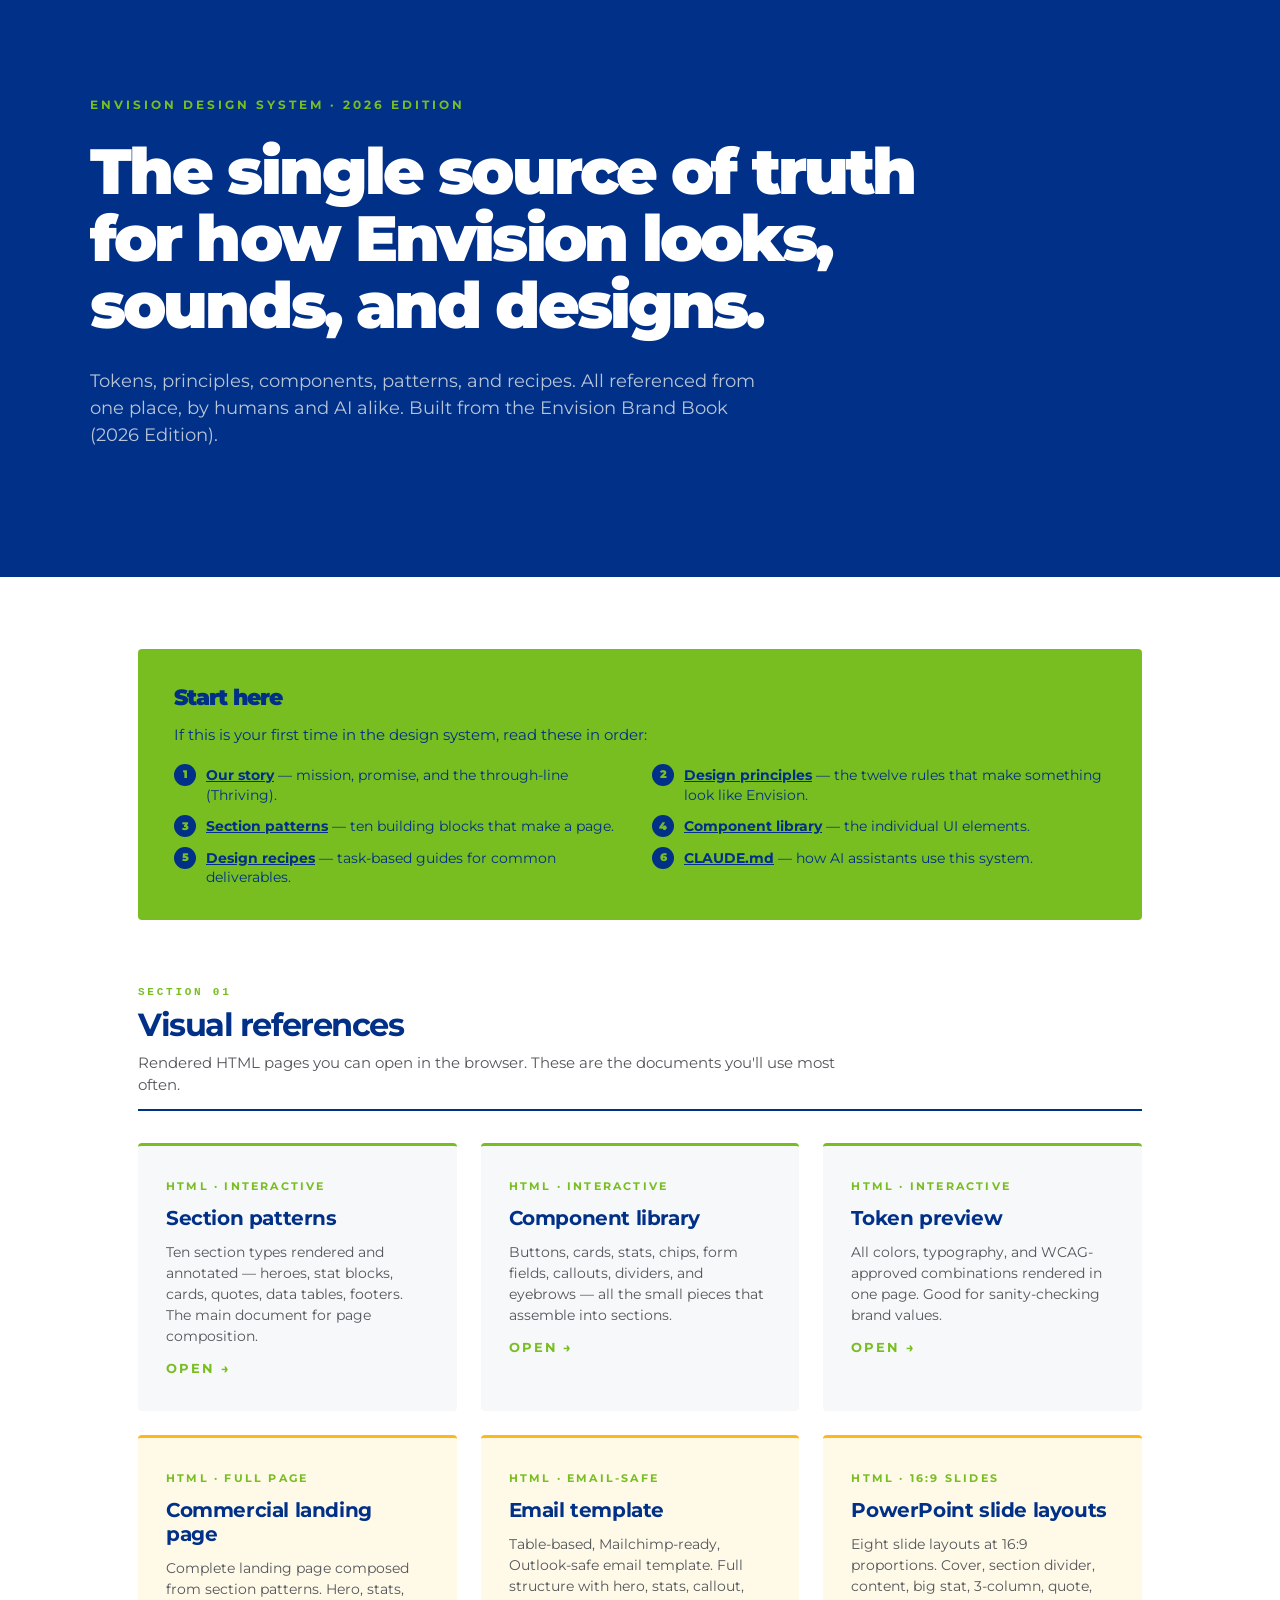
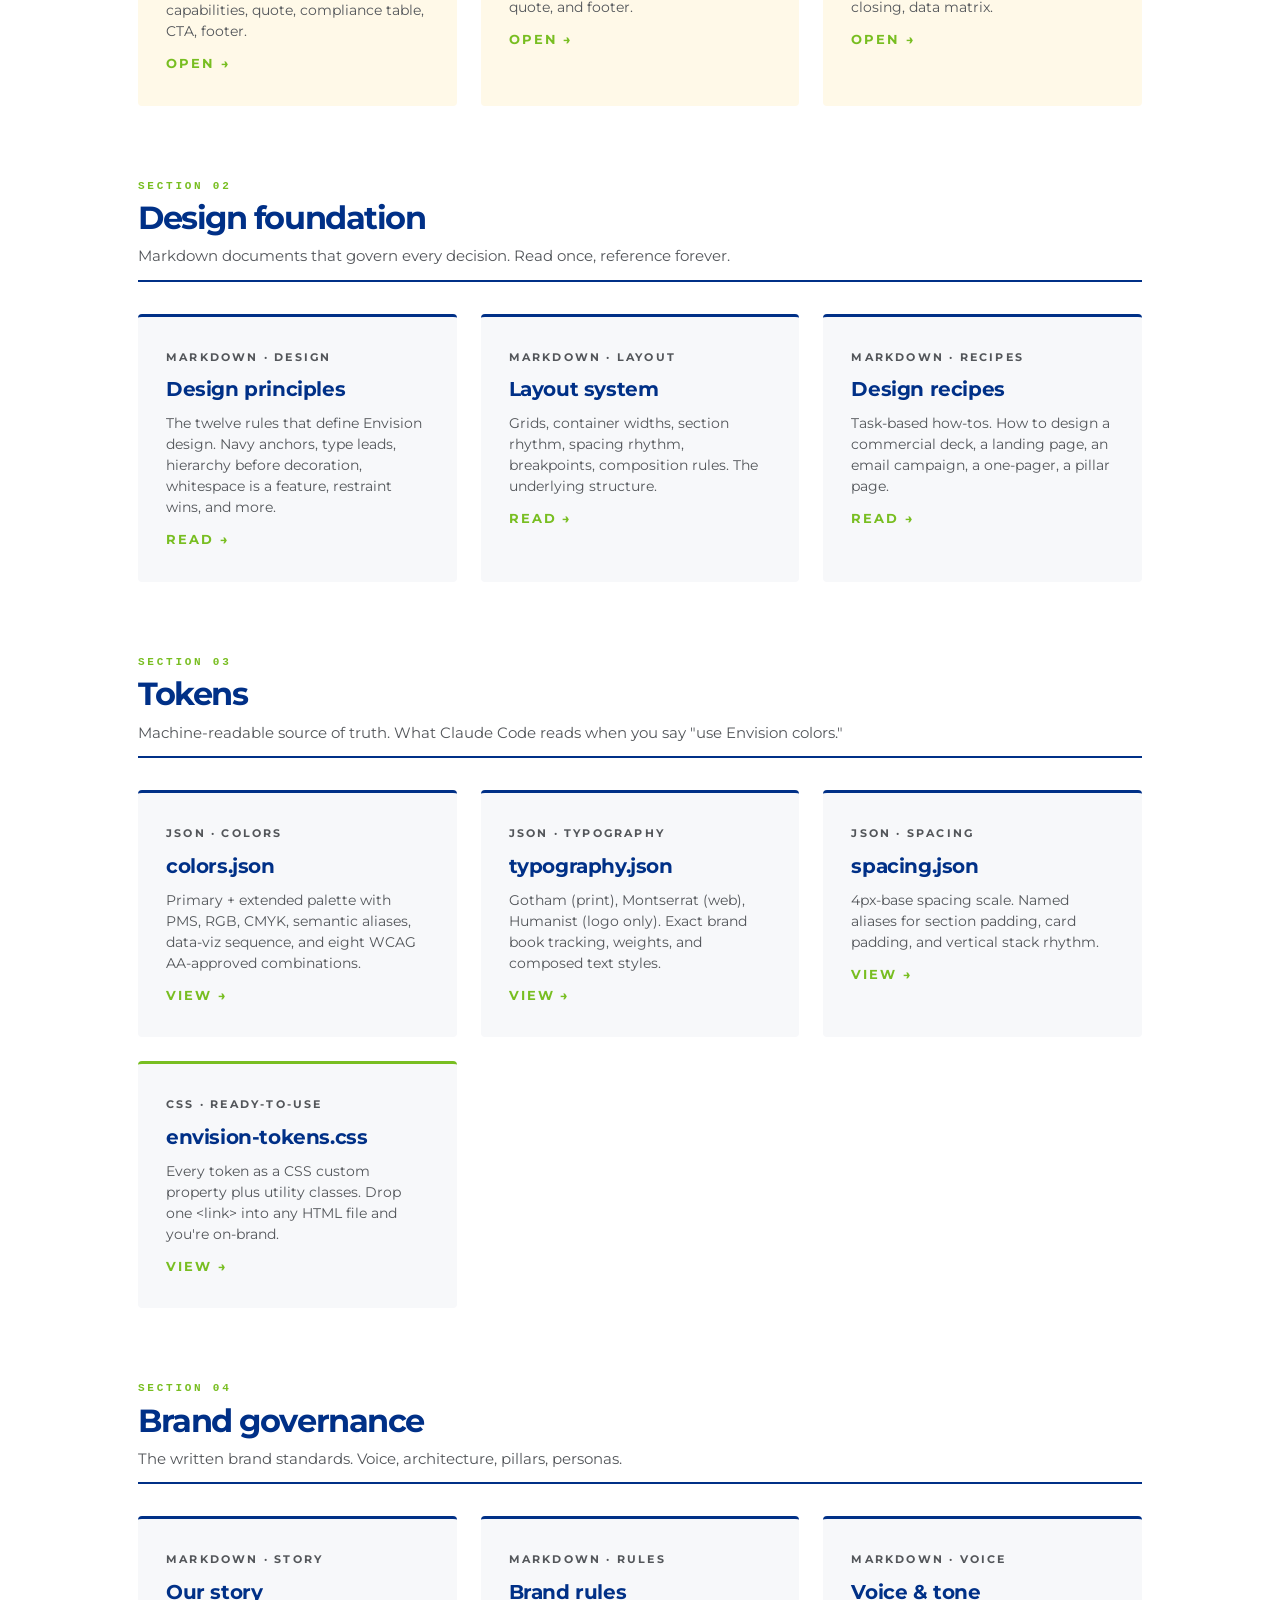
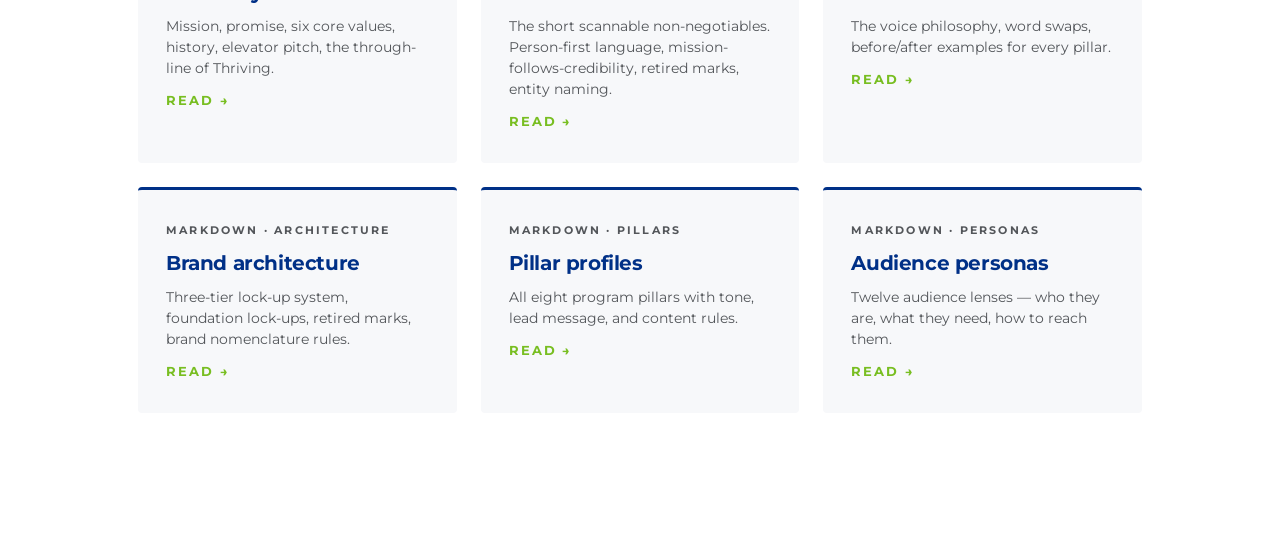
<file: index.html>
<!DOCTYPE html>
<html lang="en">
<head>
<meta charset="UTF-8">
<meta name="viewport" content="width=device-width, initial-scale=1">
<title>Envision Design System — Index</title>
<link rel="preconnect" href="https://fonts.googleapis.com">
<link rel="preconnect" href="https://fonts.gstatic.com" crossorigin>
<link href="https://fonts.googleapis.com/css2?family=Montserrat:wght@400;500;600;700;900&display=swap" rel="stylesheet">
<link rel="stylesheet" href="tokens/envision-tokens.css">
<style>
  * { box-sizing: border-box; margin: 0; padding: 0; }
  body {
    font-family: var(--font-family-web);
    color: var(--color-charcoal);
    background: var(--color-white);
    line-height: 1.5;
    -webkit-font-smoothing: antialiased;
  }

  .hero {
    background: var(--color-primary-blue);
    color: var(--color-white);
    padding: 96px 48px 128px;
  }
  .hero .inner { max-width: 1100px; margin: 0 auto; }
  .hero .eyebrow {
    font-size: 12px; font-weight: 700; letter-spacing: 0.25em;
    text-transform: uppercase; color: var(--color-primary-green);
    margin-bottom: 24px;
  }
  .hero h1 {
    font-size: 64px; font-weight: 900;
    line-height: 1.05; letter-spacing: -0.045em;
    max-width: 900px; margin-bottom: 28px;
  }
  .hero p {
    font-size: 18px; color: #B8C5D6;
    max-width: 680px;
  }

  .wrap { max-width: 1100px; margin: 0 auto; padding: 72px 48px; }

  .section-head {
    padding-bottom: 12px;
    border-bottom: 2px solid var(--color-primary-blue);
    margin-bottom: 32px;
  }
  .section-head .num {
    font-family: var(--font-family-mono); font-size: 11px; font-weight: 700;
    letter-spacing: 0.25em; text-transform: uppercase;
    color: var(--color-primary-green); margin-bottom: 6px;
  }
  .section-head h2 {
    font-size: 32px; font-weight: 700;
    line-height: 1.1; letter-spacing: -0.045em;
    color: var(--color-primary-blue);
  }
  .section-head p { margin-top: 10px; font-size: 15px; max-width: 720px; }

  .cards {
    display: grid;
    grid-template-columns: repeat(3, 1fr);
    gap: 24px;
    margin-bottom: 72px;
  }
  @media (max-width: 800px) { .cards { grid-template-columns: 1fr; } }
  .card {
    padding: 32px 28px;
    background: var(--color-offwhite);
    border-radius: 4px;
    border-top: 3px solid var(--color-primary-blue);
    text-decoration: none;
    color: inherit;
    display: block;
    transition: background 0.15s ease, transform 0.15s ease;
  }
  .card:hover {
    background: var(--color-white);
    border-color: var(--color-primary-green);
  }
  .card.accent { border-top-color: var(--color-primary-green); }
  .card.viz { border-top-color: var(--color-goldenrod); background: #FFF9E8; }
  .card.viz:hover { background: var(--color-white); border-top-color: var(--color-primary-green); }
  .card .tag {
    font-size: 11px; font-weight: 700;
    letter-spacing: 0.2em; text-transform: uppercase;
    color: var(--color-charcoal); margin-bottom: 12px;
  }
  .card .tag.html { color: var(--color-primary-green); }
  .card h3 {
    font-size: 20px; font-weight: 700;
    letter-spacing: -0.02em; color: var(--color-primary-blue);
    margin-bottom: 12px; line-height: 1.2;
  }
  .card p { font-size: 14px; color: var(--color-charcoal); margin-bottom: 12px; }
  .card .arrow {
    font-size: 13px; font-weight: 700;
    letter-spacing: 0.15em; text-transform: uppercase;
    color: var(--color-primary-green);
  }

  .start-here {
    background: var(--color-primary-green);
    color: var(--color-primary-blue);
    padding: 32px 36px;
    border-radius: 4px;
    margin-bottom: 64px;
  }
  .start-here h3 {
    font-size: 22px; font-weight: 900;
    letter-spacing: -0.045em; margin-bottom: 10px;
  }
  .start-here p { font-size: 15px; margin-bottom: 20px; }
  .start-here ol {
    list-style: none; counter-reset: steps;
    display: grid; grid-template-columns: 1fr 1fr; gap: 12px 24px;
  }
  @media (max-width: 700px) { .start-here ol { grid-template-columns: 1fr; } }
  .start-here li {
    counter-increment: steps;
    font-size: 14px;
    padding-left: 32px;
    position: relative;
    line-height: 1.4;
  }
  .start-here li::before {
    content: counter(steps);
    position: absolute; left: 0; top: -2px;
    width: 22px; height: 22px; border-radius: 50%;
    background: var(--color-primary-blue); color: var(--color-primary-green);
    font-size: 11px; font-weight: 900;
    display: flex; align-items: center; justify-content: center;
  }
  .start-here li a { color: var(--color-primary-blue); font-weight: 700; text-decoration: underline; }
</style>
</head>
<body>

<section class="hero">
  <div class="inner">
    <div class="eyebrow">Envision Design System · 2026 Edition</div>
    <h1>The single source of truth for how Envision looks, sounds, and designs.</h1>
    <p>Tokens, principles, components, patterns, and recipes. All referenced from one place, by humans and AI alike. Built from the Envision Brand Book (2026 Edition).</p>
  </div>
</section>

<main class="wrap">

  <!-- START HERE -->
  <div class="start-here">
    <h3>Start here</h3>
    <p>If this is your first time in the design system, read these in order:</p>
    <ol>
      <li><a href="guidelines/our-story.md">Our story</a> — mission, promise, and the through-line (Thriving).</li>
      <li><a href="design-principles/README.md">Design principles</a> — the twelve rules that make something look like Envision.</li>
      <li><a href="layout/section-patterns.html">Section patterns</a> — ten building blocks that make a page.</li>
      <li><a href="components/component-library.html">Component library</a> — the individual UI elements.</li>
      <li><a href="design-recipes/README.md">Design recipes</a> — task-based guides for common deliverables.</li>
      <li><a href="CLAUDE.md">CLAUDE.md</a> — how AI assistants use this system.</li>
    </ol>
  </div>

  <!-- VISUAL REFERENCES -->
  <div class="section-head">
    <div class="num">Section 01</div>
    <h2>Visual references</h2>
    <p>Rendered HTML pages you can open in the browser. These are the documents you'll use most often.</p>
  </div>
  <div class="cards">
    <a href="layout/section-patterns.html" class="card accent">
      <div class="tag html">HTML · Interactive</div>
      <h3>Section patterns</h3>
      <p>Ten section types rendered and annotated — heroes, stat blocks, cards, quotes, data tables, footers. The main document for page composition.</p>
      <div class="arrow">Open →</div>
    </a>
    <a href="components/component-library.html" class="card accent">
      <div class="tag html">HTML · Interactive</div>
      <h3>Component library</h3>
      <p>Buttons, cards, stats, chips, form fields, callouts, dividers, and eyebrows — all the small pieces that assemble into sections.</p>
      <div class="arrow">Open →</div>
    </a>
    <a href="examples/token-preview.html" class="card accent">
      <div class="tag html">HTML · Interactive</div>
      <h3>Token preview</h3>
      <p>All colors, typography, and WCAG-approved combinations rendered in one page. Good for sanity-checking brand values.</p>
      <div class="arrow">Open →</div>
    </a>
    <a href="patterns/landing-page-commercial.html" class="card viz">
      <div class="tag html">HTML · Full page</div>
      <h3>Commercial landing page</h3>
      <p>Complete landing page composed from section patterns. Hero, stats, capabilities, quote, compliance table, CTA, footer.</p>
      <div class="arrow">Open →</div>
    </a>
    <a href="patterns/email-template.html" class="card viz">
      <div class="tag html">HTML · Email-safe</div>
      <h3>Email template</h3>
      <p>Table-based, Mailchimp-ready, Outlook-safe email template. Full structure with hero, stats, callout, quote, and footer.</p>
      <div class="arrow">Open →</div>
    </a>
    <a href="patterns/slide-layouts.html" class="card viz">
      <div class="tag html">HTML · 16:9 slides</div>
      <h3>PowerPoint slide layouts</h3>
      <p>Eight slide layouts at 16:9 proportions. Cover, section divider, content, big stat, 3-column, quote, closing, data matrix.</p>
      <div class="arrow">Open →</div>
    </a>
  </div>

  <!-- DESIGN FOUNDATION -->
  <div class="section-head">
    <div class="num">Section 02</div>
    <h2>Design foundation</h2>
    <p>Markdown documents that govern every decision. Read once, reference forever.</p>
  </div>
  <div class="cards">
    <a href="design-principles/README.md" class="card">
      <div class="tag">Markdown · Design</div>
      <h3>Design principles</h3>
      <p>The twelve rules that define Envision design. Navy anchors, type leads, hierarchy before decoration, whitespace is a feature, restraint wins, and more.</p>
      <div class="arrow">Read →</div>
    </a>
    <a href="layout/README.md" class="card">
      <div class="tag">Markdown · Layout</div>
      <h3>Layout system</h3>
      <p>Grids, container widths, section rhythm, spacing rhythm, breakpoints, composition rules. The underlying structure.</p>
      <div class="arrow">Read →</div>
    </a>
    <a href="design-recipes/README.md" class="card">
      <div class="tag">Markdown · Recipes</div>
      <h3>Design recipes</h3>
      <p>Task-based how-tos. How to design a commercial deck, a landing page, an email campaign, a one-pager, a pillar page.</p>
      <div class="arrow">Read →</div>
    </a>
  </div>

  <!-- TOKENS -->
  <div class="section-head">
    <div class="num">Section 03</div>
    <h2>Tokens</h2>
    <p>Machine-readable source of truth. What Claude Code reads when you say "use Envision colors."</p>
  </div>
  <div class="cards">
    <a href="tokens/colors.json" class="card">
      <div class="tag">JSON · Colors</div>
      <h3>colors.json</h3>
      <p>Primary + extended palette with PMS, RGB, CMYK, semantic aliases, data-viz sequence, and eight WCAG AA-approved combinations.</p>
      <div class="arrow">View →</div>
    </a>
    <a href="tokens/typography.json" class="card">
      <div class="tag">JSON · Typography</div>
      <h3>typography.json</h3>
      <p>Gotham (print), Montserrat (web), Humanist (logo only). Exact brand book tracking, weights, and composed text styles.</p>
      <div class="arrow">View →</div>
    </a>
    <a href="tokens/spacing.json" class="card">
      <div class="tag">JSON · Spacing</div>
      <h3>spacing.json</h3>
      <p>4px-base spacing scale. Named aliases for section padding, card padding, and vertical stack rhythm.</p>
      <div class="arrow">View →</div>
    </a>
    <a href="tokens/envision-tokens.css" class="card accent">
      <div class="tag">CSS · Ready-to-use</div>
      <h3>envision-tokens.css</h3>
      <p>Every token as a CSS custom property plus utility classes. Drop one &lt;link&gt; into any HTML file and you're on-brand.</p>
      <div class="arrow">View →</div>
    </a>
  </div>

  <!-- BRAND GOVERNANCE -->
  <div class="section-head">
    <div class="num">Section 04</div>
    <h2>Brand governance</h2>
    <p>The written brand standards. Voice, architecture, pillars, personas.</p>
  </div>
  <div class="cards">
    <a href="guidelines/our-story.md" class="card">
      <div class="tag">Markdown · Story</div>
      <h3>Our story</h3>
      <p>Mission, promise, six core values, history, elevator pitch, the through-line of Thriving.</p>
      <div class="arrow">Read →</div>
    </a>
    <a href="guidelines/brand-rules.md" class="card">
      <div class="tag">Markdown · Rules</div>
      <h3>Brand rules</h3>
      <p>The short scannable non-negotiables. Person-first language, mission-follows-credibility, retired marks, entity naming.</p>
      <div class="arrow">Read →</div>
    </a>
    <a href="guidelines/voice-and-tone.md" class="card">
      <div class="tag">Markdown · Voice</div>
      <h3>Voice & tone</h3>
      <p>The voice philosophy, word swaps, before/after examples for every pillar.</p>
      <div class="arrow">Read →</div>
    </a>
    <a href="guidelines/brand-architecture.md" class="card">
      <div class="tag">Markdown · Architecture</div>
      <h3>Brand architecture</h3>
      <p>Three-tier lock-up system, foundation lock-ups, retired marks, brand nomenclature rules.</p>
      <div class="arrow">Read →</div>
    </a>
    <a href="guidelines/pillar-profiles.md" class="card">
      <div class="tag">Markdown · Pillars</div>
      <h3>Pillar profiles</h3>
      <p>All eight program pillars with tone, lead message, and content rules.</p>
      <div class="arrow">Read →</div>
    </a>
    <a href="guidelines/audience-personas.md" class="card">
      <div class="tag">Markdown · Personas</div>
      <h3>Audience personas</h3>
      <p>Twelve audience lenses — who they are, what they need, how to reach them.</p>
      <div class="arrow">Read →</div>
    </a>
  </div>

</main>

</body>
</html>
</file>
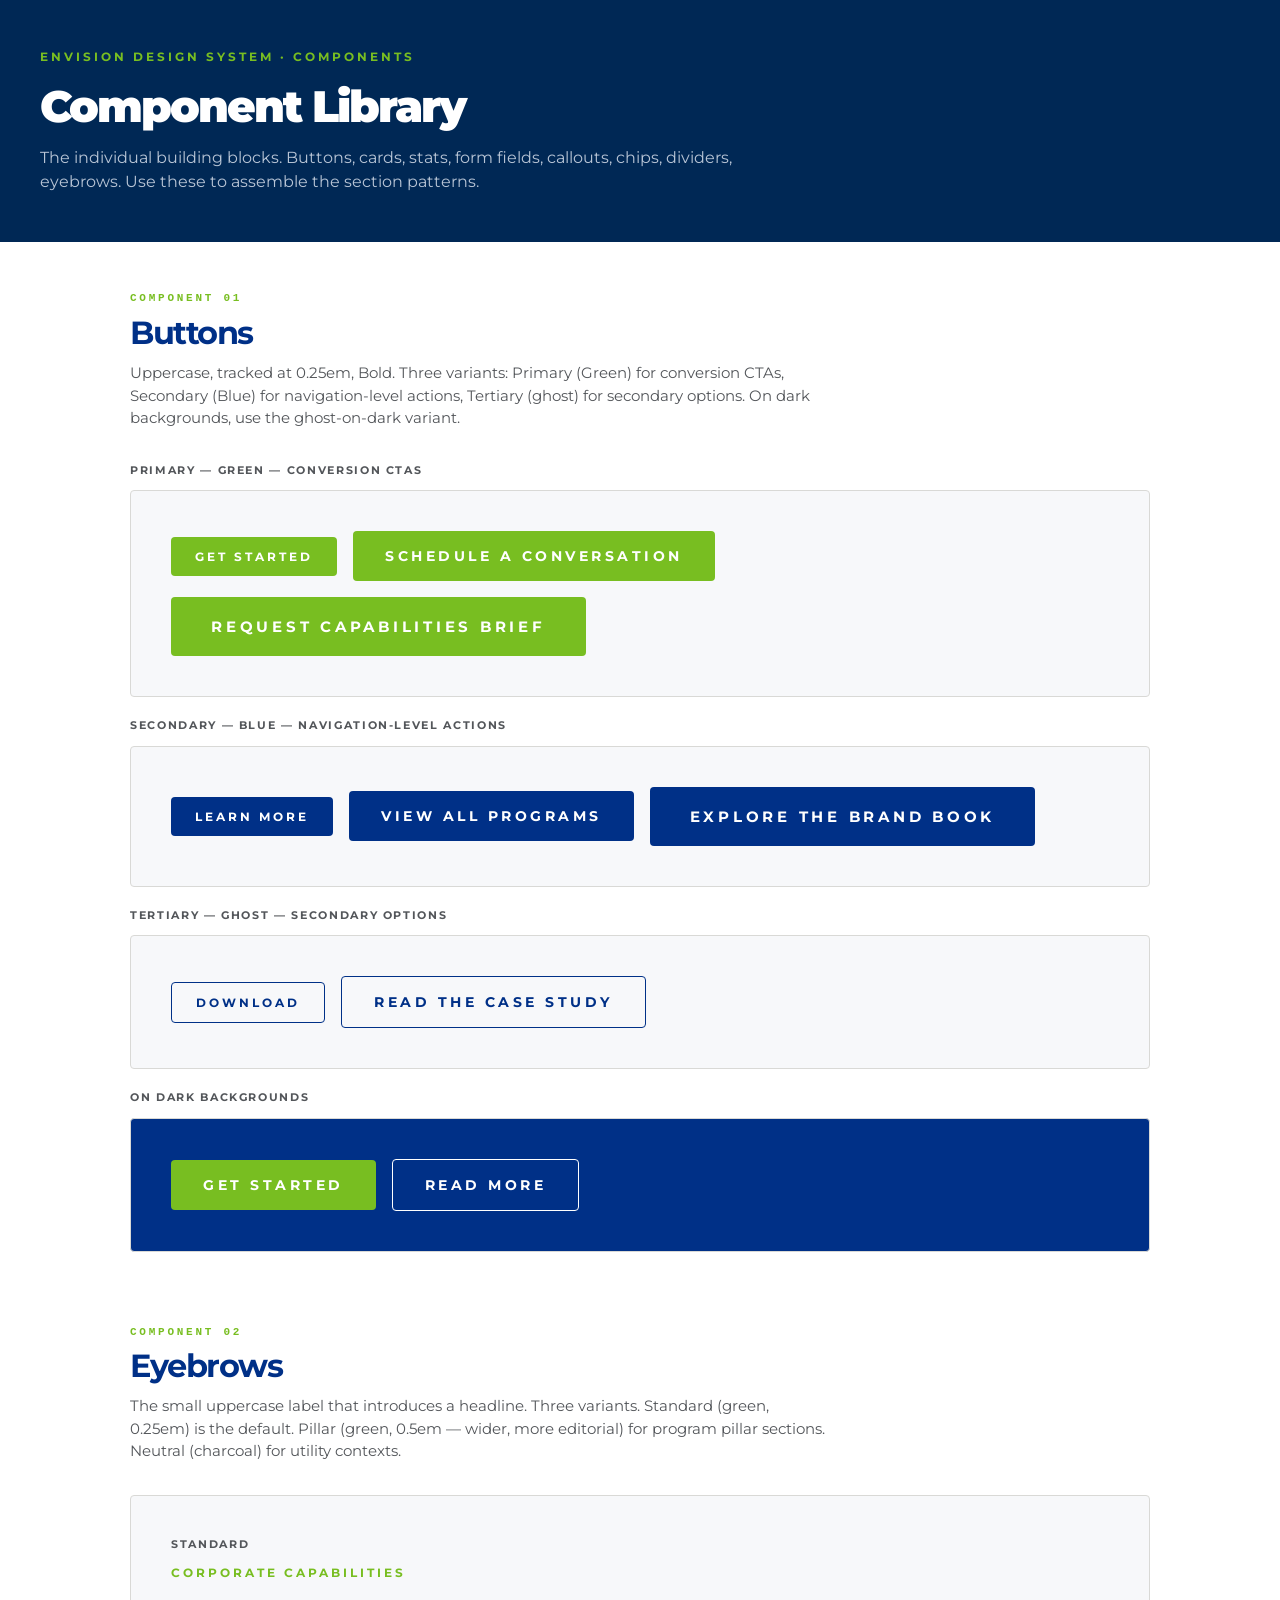
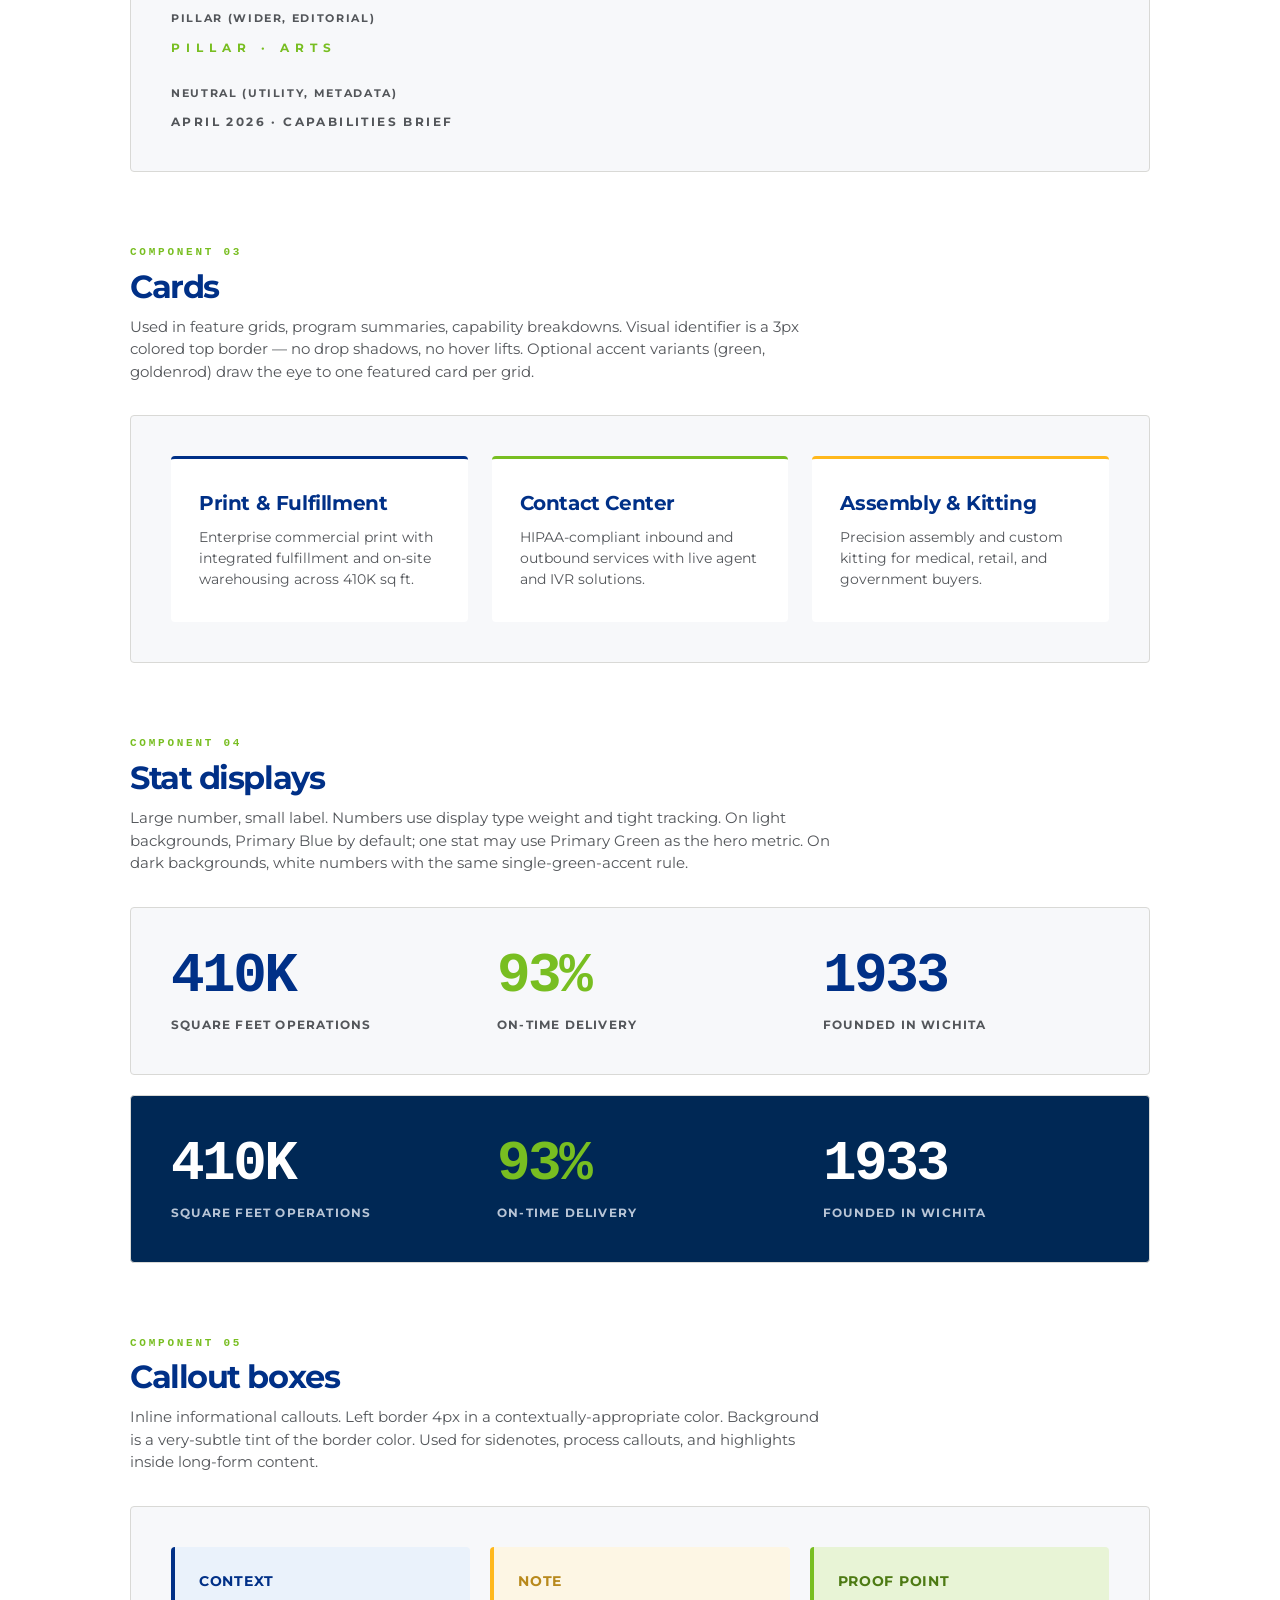
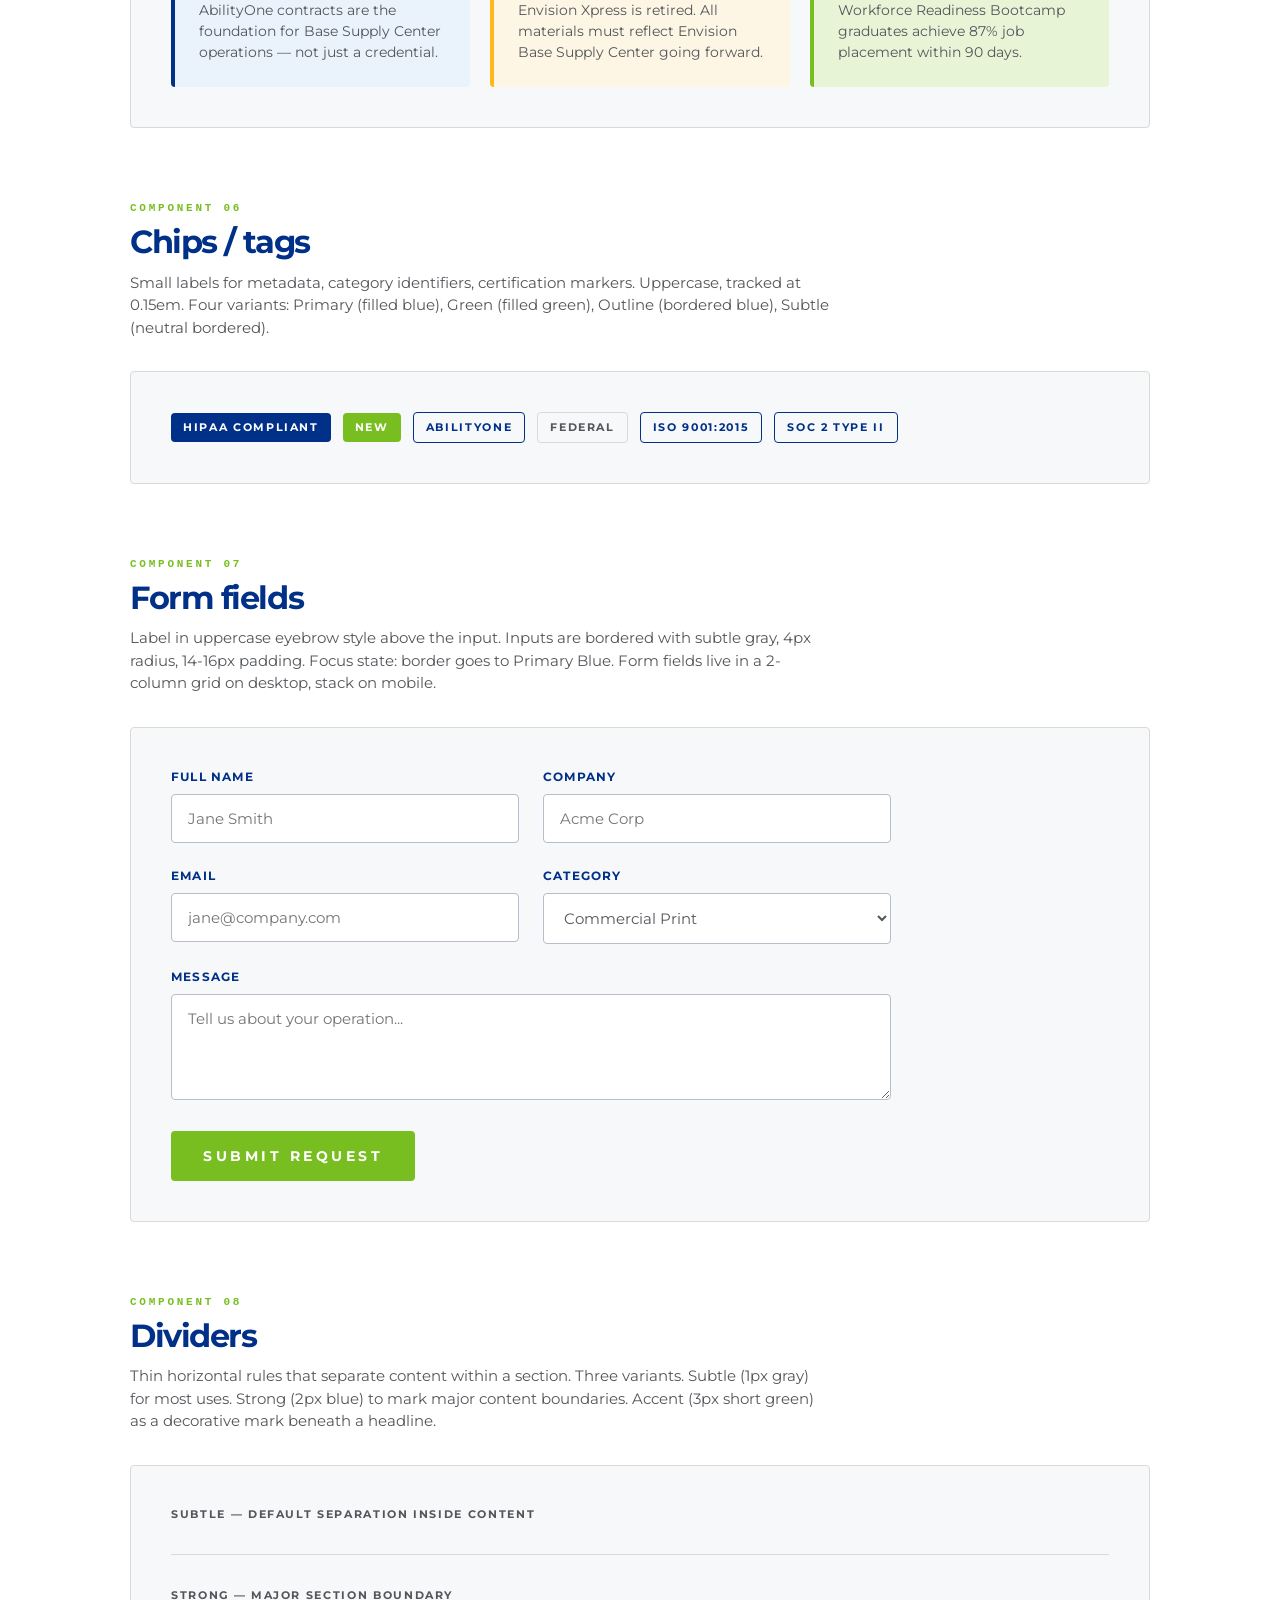
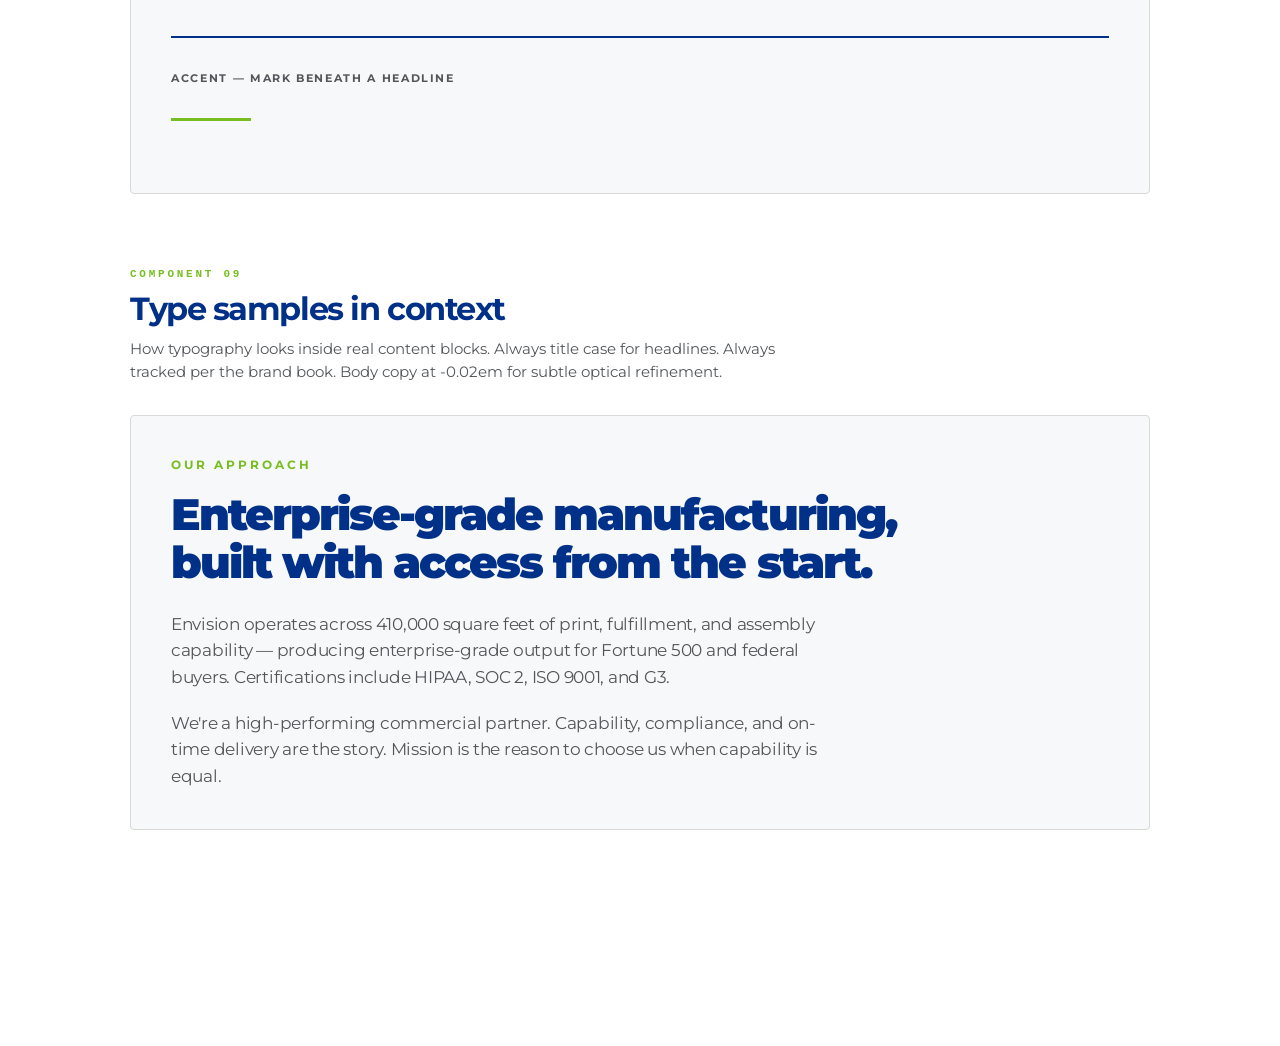
<file: component-library.html>
<!DOCTYPE html>
<html lang="en">
<head>
<meta charset="UTF-8">
<meta name="viewport" content="width=device-width, initial-scale=1">
<title>Envision Design System — Components</title>
<link rel="preconnect" href="https://fonts.googleapis.com">
<link rel="preconnect" href="https://fonts.gstatic.com" crossorigin>
<link href="https://fonts.googleapis.com/css2?family=Montserrat:wght@400;500;600;700;900&display=swap" rel="stylesheet">
<link rel="stylesheet" href="../tokens/envision-tokens.css">
<style>
  * { box-sizing: border-box; margin: 0; padding: 0; }
  body {
    font-family: var(--font-family-web);
    color: var(--color-charcoal);
    background: var(--color-white);
    line-height: 1.5;
    padding: 0 0 96px;
  }
  .hdr {
    background: var(--color-navy); color: var(--color-white);
    padding: 48px 40px;
  }
  .hdr .eyebrow {
    font-size: 12px; font-weight: 700; letter-spacing: 0.25em;
    text-transform: uppercase; color: var(--color-primary-green);
    margin-bottom: 16px;
  }
  .hdr h1 {
    font-size: 44px; font-weight: 900;
    line-height: 1.1; letter-spacing: -0.045em;
  }
  .hdr p { margin-top: 16px; color: #B8C5D6; max-width: 720px; }

  .wrap {
    max-width: 1100px; margin: 0 auto;
    padding: 48px 40px;
  }
  section { margin-bottom: 72px; }
  section .num {
    font-family: var(--font-family-mono); font-size: 11px; font-weight: 700;
    letter-spacing: 0.25em; text-transform: uppercase; color: var(--color-primary-green);
    margin-bottom: 8px;
  }
  section h2 {
    font-size: 32px; font-weight: 700;
    line-height: 1.1; letter-spacing: -0.045em;
    color: var(--color-primary-blue); margin-bottom: 12px;
  }
  section .desc { max-width: 700px; color: var(--color-charcoal); font-size: 15px; margin-bottom: 32px; }

  .canvas {
    background: var(--color-offwhite);
    border: 1px solid var(--color-border-subtle);
    border-radius: 4px;
    padding: 40px;
    margin-bottom: 20px;
  }
  .canvas-dark { background: var(--color-primary-blue); }
  .canvas-navy { background: var(--color-navy); }
  .canvas-green { background: var(--color-primary-green); }

  .row { display: flex; gap: 16px; flex-wrap: wrap; align-items: center; }
  .row.tight { gap: 12px; }
  .row.large { gap: 24px; }

  .tag {
    font-size: 11px; font-weight: 700;
    letter-spacing: 0.15em; text-transform: uppercase;
    color: var(--color-charcoal); margin-bottom: 12px;
  }

  .code {
    font-family: var(--font-family-mono);
    font-size: 12px;
    color: var(--color-charcoal);
    background: var(--color-white);
    padding: 12px 16px;
    border-left: 3px solid var(--color-primary-blue);
    border-radius: 2px;
    overflow-x: auto;
  }

  /* ===== Buttons ===== */
  .btn {
    display: inline-block;
    font-family: var(--font-family-web);
    font-size: 14px; font-weight: 700;
    letter-spacing: 0.25em; text-transform: uppercase;
    padding: 16px 32px;
    border-radius: 4px;
    text-decoration: none;
    cursor: pointer; border: none;
    transition: background 0.15s ease, color 0.15s ease;
  }
  .btn.sm { padding: 12px 24px; font-size: 12px; }
  .btn.lg { padding: 20px 40px; font-size: 15px; }

  .btn.primary { background: var(--color-primary-green); color: var(--color-white); }
  .btn.primary:hover { background: #5E9A18; }
  .btn.secondary { background: var(--color-primary-blue); color: var(--color-white); }
  .btn.secondary:hover { background: var(--color-navy); }
  .btn.tertiary {
    background: transparent; color: var(--color-primary-blue);
    border: 1.5px solid var(--color-primary-blue);
  }
  .btn.tertiary:hover { background: var(--color-primary-blue); color: var(--color-white); }
  .btn.on-dark {
    background: transparent; color: var(--color-white);
    border: 1.5px solid var(--color-white);
  }
  .btn.on-dark:hover { background: var(--color-white); color: var(--color-primary-blue); }

  /* ===== Eyebrows ===== */
  .eyebrow-std {
    font-size: 12px; font-weight: 700;
    letter-spacing: 0.25em; text-transform: uppercase;
    color: var(--color-primary-green);
  }
  .eyebrow-pillar {
    font-size: 12px; font-weight: 700;
    letter-spacing: 0.5em; text-transform: uppercase;
    color: var(--color-primary-green);
  }
  .eyebrow-neutral {
    font-size: 12px; font-weight: 700;
    letter-spacing: 0.2em; text-transform: uppercase;
    color: var(--color-charcoal);
  }

  /* ===== Cards ===== */
  .cards-row { display: grid; grid-template-columns: repeat(3, 1fr); gap: 24px; }
  @media (max-width: 800px) { .cards-row { grid-template-columns: 1fr; } }
  .card {
    padding: 32px 28px;
    background: var(--color-white);
    border-radius: 4px;
    border-top: 3px solid var(--color-primary-blue);
  }
  .card.accent-card { border-top-color: var(--color-primary-green); }
  .card.accent-gold { border-top-color: var(--color-goldenrod); }
  .card h3 {
    font-size: 20px; font-weight: 700;
    letter-spacing: -0.02em; color: var(--color-primary-blue);
    margin-bottom: 12px; line-height: 1.2;
  }
  .card p { font-size: 14px; color: var(--color-charcoal); }

  /* ===== Stats ===== */
  .stats-row { display: grid; grid-template-columns: repeat(3, 1fr); gap: 40px; }
  @media (max-width: 800px) { .stats-row { grid-template-columns: repeat(2, 1fr); gap: 32px; } }
  .stat-lg .num {
    font-size: 56px; font-weight: 900; line-height: 1;
    letter-spacing: -0.045em; color: var(--color-primary-blue);
    margin-bottom: 12px;
  }
  .stat-lg .num.g { color: var(--color-primary-green); }
  .stat-lg .num.d { color: var(--color-white); }
  .stat-lg .label {
    font-size: 12px; font-weight: 700;
    letter-spacing: 0.1em; text-transform: uppercase;
    color: var(--color-charcoal);
  }
  .stat-lg .label.d { color: #B8C5D6; }

  /* ===== Form elements ===== */
  .form-grid { display: grid; grid-template-columns: 1fr 1fr; gap: 24px; max-width: 720px; }
  @media (max-width: 600px) { .form-grid { grid-template-columns: 1fr; } }
  .field label {
    display: block; font-size: 12px; font-weight: 700;
    letter-spacing: 0.1em; text-transform: uppercase;
    color: var(--color-primary-blue); margin-bottom: 8px;
  }
  .field input, .field textarea, .field select {
    width: 100%;
    font-family: var(--font-family-web);
    font-size: 15px; padding: 14px 16px;
    border: 1px solid var(--color-border-default);
    border-radius: 4px;
    background: var(--color-white);
    color: var(--color-charcoal);
    transition: border-color 0.15s ease;
  }
  .field input:focus, .field textarea:focus, .field select:focus {
    outline: none; border-color: var(--color-primary-blue);
  }

  /* ===== Callout boxes ===== */
  .callout-set { display: grid; grid-template-columns: 1fr 1fr 1fr; gap: 20px; }
  @media (max-width: 800px) { .callout-set { grid-template-columns: 1fr; } }
  .callout {
    padding: 24px; border-radius: 4px;
    border-left: 4px solid;
  }
  .callout.info { background: #EAF2FB; border-left-color: var(--color-primary-blue); }
  .callout.note { background: #FDF6E4; border-left-color: var(--color-goldenrod); }
  .callout.success { background: #E8F4D6; border-left-color: var(--color-primary-green); }
  .callout h4 {
    font-size: 14px; font-weight: 700;
    letter-spacing: 0.05em; text-transform: uppercase;
    margin-bottom: 8px;
  }
  .callout.info h4 { color: var(--color-primary-blue); }
  .callout.note h4 { color: #B8891C; }
  .callout.success h4 { color: #4D7A14; }
  .callout p { font-size: 14px; color: var(--color-charcoal); }

  /* ===== Tag/chip ===== */
  .chip {
    display: inline-block;
    font-size: 11px; font-weight: 700;
    letter-spacing: 0.15em; text-transform: uppercase;
    padding: 6px 12px;
    border-radius: 4px;
  }
  .chip.primary { background: var(--color-primary-blue); color: var(--color-white); }
  .chip.green { background: var(--color-primary-green); color: var(--color-white); }
  .chip.outline { background: transparent; color: var(--color-primary-blue); border: 1px solid var(--color-primary-blue); }
  .chip.subtle { background: var(--color-offwhite); color: var(--color-charcoal); border: 1px solid var(--color-border-subtle); }

  /* ===== Divider ===== */
  .divider {
    height: 1px; background: var(--color-border-subtle);
    margin: 32px 0;
  }
  .divider.strong { background: var(--color-primary-blue); height: 2px; }
  .divider.accent { background: var(--color-primary-green); height: 3px; width: 80px; }
</style>
</head>
<body>

<header class="hdr">
  <div class="eyebrow">Envision Design System · Components</div>
  <h1>Component Library</h1>
  <p>The individual building blocks. Buttons, cards, stats, form fields, callouts, chips, dividers, eyebrows. Use these to assemble the section patterns.</p>
</header>

<div class="wrap">

  <!-- BUTTONS -->
  <section>
    <div class="num">Component 01</div>
    <h2>Buttons</h2>
    <p class="desc">Uppercase, tracked at 0.25em, Bold. Three variants: Primary (Green) for conversion CTAs, Secondary (Blue) for navigation-level actions, Tertiary (ghost) for secondary options. On dark backgrounds, use the ghost-on-dark variant.</p>

    <div class="tag">Primary — Green — Conversion CTAs</div>
    <div class="canvas">
      <div class="row">
        <button class="btn primary sm">Get Started</button>
        <button class="btn primary">Schedule a Conversation</button>
        <button class="btn primary lg">Request Capabilities Brief</button>
      </div>
    </div>

    <div class="tag">Secondary — Blue — Navigation-level actions</div>
    <div class="canvas">
      <div class="row">
        <button class="btn secondary sm">Learn More</button>
        <button class="btn secondary">View All Programs</button>
        <button class="btn secondary lg">Explore the Brand Book</button>
      </div>
    </div>

    <div class="tag">Tertiary — Ghost — Secondary options</div>
    <div class="canvas">
      <div class="row">
        <button class="btn tertiary sm">Download</button>
        <button class="btn tertiary">Read the Case Study</button>
      </div>
    </div>

    <div class="tag">On dark backgrounds</div>
    <div class="canvas canvas-dark">
      <div class="row">
        <button class="btn primary">Get Started</button>
        <button class="btn on-dark">Read More</button>
      </div>
    </div>
  </section>

  <!-- EYEBROWS -->
  <section>
    <div class="num">Component 02</div>
    <h2>Eyebrows</h2>
    <p class="desc">The small uppercase label that introduces a headline. Three variants. Standard (green, 0.25em) is the default. Pillar (green, 0.5em — wider, more editorial) for program pillar sections. Neutral (charcoal) for utility contexts.</p>
    <div class="canvas">
      <div style="margin-bottom:28px">
        <div class="tag">Standard</div>
        <div class="eyebrow-std">Corporate Capabilities</div>
      </div>
      <div style="margin-bottom:28px">
        <div class="tag">Pillar (wider, editorial)</div>
        <div class="eyebrow-pillar">PILLAR · ARTS</div>
      </div>
      <div>
        <div class="tag">Neutral (utility, metadata)</div>
        <div class="eyebrow-neutral">April 2026 · Capabilities Brief</div>
      </div>
    </div>
  </section>

  <!-- CARDS -->
  <section>
    <div class="num">Component 03</div>
    <h2>Cards</h2>
    <p class="desc">Used in feature grids, program summaries, capability breakdowns. Visual identifier is a 3px colored top border — no drop shadows, no hover lifts. Optional accent variants (green, goldenrod) draw the eye to one featured card per grid.</p>
    <div class="canvas">
      <div class="cards-row">
        <div class="card">
          <h3>Print & Fulfillment</h3>
          <p>Enterprise commercial print with integrated fulfillment and on-site warehousing across 410K sq ft.</p>
        </div>
        <div class="card accent-card">
          <h3>Contact Center</h3>
          <p>HIPAA-compliant inbound and outbound services with live agent and IVR solutions.</p>
        </div>
        <div class="card accent-gold">
          <h3>Assembly & Kitting</h3>
          <p>Precision assembly and custom kitting for medical, retail, and government buyers.</p>
        </div>
      </div>
    </div>
  </section>

  <!-- STATS -->
  <section>
    <div class="num">Component 04</div>
    <h2>Stat displays</h2>
    <p class="desc">Large number, small label. Numbers use display type weight and tight tracking. On light backgrounds, Primary Blue by default; one stat may use Primary Green as the hero metric. On dark backgrounds, white numbers with the same single-green-accent rule.</p>
    <div class="canvas">
      <div class="stats-row">
        <div class="stat-lg"><div class="num">410K</div><div class="label">Square Feet Operations</div></div>
        <div class="stat-lg"><div class="num g">93%</div><div class="label">On-Time Delivery</div></div>
        <div class="stat-lg"><div class="num">1933</div><div class="label">Founded in Wichita</div></div>
      </div>
    </div>
    <div class="canvas canvas-navy">
      <div class="stats-row">
        <div class="stat-lg"><div class="num d">410K</div><div class="label d">Square Feet Operations</div></div>
        <div class="stat-lg"><div class="num g">93%</div><div class="label d">On-Time Delivery</div></div>
        <div class="stat-lg"><div class="num d">1933</div><div class="label d">Founded in Wichita</div></div>
      </div>
    </div>
  </section>

  <!-- CALLOUTS -->
  <section>
    <div class="num">Component 05</div>
    <h2>Callout boxes</h2>
    <p class="desc">Inline informational callouts. Left border 4px in a contextually-appropriate color. Background is a very-subtle tint of the border color. Used for sidenotes, process callouts, and highlights inside long-form content.</p>
    <div class="canvas">
      <div class="callout-set">
        <div class="callout info">
          <h4>Context</h4>
          <p>AbilityOne contracts are the foundation for Base Supply Center operations — not just a credential.</p>
        </div>
        <div class="callout note">
          <h4>Note</h4>
          <p>Envision Xpress is retired. All materials must reflect Envision Base Supply Center going forward.</p>
        </div>
        <div class="callout success">
          <h4>Proof Point</h4>
          <p>Workforce Readiness Bootcamp graduates achieve 87% job placement within 90 days.</p>
        </div>
      </div>
    </div>
  </section>

  <!-- CHIPS -->
  <section>
    <div class="num">Component 06</div>
    <h2>Chips / tags</h2>
    <p class="desc">Small labels for metadata, category identifiers, certification markers. Uppercase, tracked at 0.15em. Four variants: Primary (filled blue), Green (filled green), Outline (bordered blue), Subtle (neutral bordered).</p>
    <div class="canvas">
      <div class="row tight">
        <span class="chip primary">HIPAA Compliant</span>
        <span class="chip green">New</span>
        <span class="chip outline">AbilityOne</span>
        <span class="chip subtle">Federal</span>
        <span class="chip outline">ISO 9001:2015</span>
        <span class="chip outline">SOC 2 Type II</span>
      </div>
    </div>
  </section>

  <!-- FORMS -->
  <section>
    <div class="num">Component 07</div>
    <h2>Form fields</h2>
    <p class="desc">Label in uppercase eyebrow style above the input. Inputs are bordered with subtle gray, 4px radius, 14-16px padding. Focus state: border goes to Primary Blue. Form fields live in a 2-column grid on desktop, stack on mobile.</p>
    <div class="canvas">
      <div class="form-grid">
        <div class="field">
          <label>Full Name</label>
          <input type="text" placeholder="Jane Smith">
        </div>
        <div class="field">
          <label>Company</label>
          <input type="text" placeholder="Acme Corp">
        </div>
        <div class="field">
          <label>Email</label>
          <input type="email" placeholder="jane@company.com">
        </div>
        <div class="field">
          <label>Category</label>
          <select>
            <option>Commercial Print</option>
            <option>Fulfillment</option>
            <option>Contact Center</option>
            <option>Assembly</option>
          </select>
        </div>
        <div class="field" style="grid-column: 1 / -1">
          <label>Message</label>
          <textarea rows="4" placeholder="Tell us about your operation..."></textarea>
        </div>
      </div>
      <div style="margin-top: 24px">
        <button class="btn primary">Submit Request</button>
      </div>
    </div>
  </section>

  <!-- DIVIDERS -->
  <section>
    <div class="num">Component 08</div>
    <h2>Dividers</h2>
    <p class="desc">Thin horizontal rules that separate content within a section. Three variants. Subtle (1px gray) for most uses. Strong (2px blue) to mark major content boundaries. Accent (3px short green) as a decorative mark beneath a headline.</p>
    <div class="canvas">
      <div class="tag">Subtle — default separation inside content</div>
      <div class="divider"></div>
      <div class="tag" style="margin-top: 32px">Strong — major section boundary</div>
      <div class="divider strong"></div>
      <div class="tag" style="margin-top: 32px">Accent — mark beneath a headline</div>
      <div class="divider accent"></div>
    </div>
  </section>

  <!-- TYPOGRAPHY SAMPLES -->
  <section>
    <div class="num">Component 09</div>
    <h2>Type samples in context</h2>
    <p class="desc">How typography looks inside real content blocks. Always title case for headlines. Always tracked per the brand book. Body copy at -0.02em for subtle optical refinement.</p>
    <div class="canvas">
      <div class="eyebrow-std" style="margin-bottom: 16px;">Our Approach</div>
      <h3 style="font-size: 44px; font-weight: 900; line-height: 1.1; letter-spacing: -0.045em; color: var(--color-primary-blue); margin-bottom: 24px; max-width: 780px;">Enterprise-grade manufacturing, built with access from the start.</h3>
      <p style="font-size: 17px; color: var(--color-charcoal); max-width: 680px; line-height: 1.55; letter-spacing: -0.015em; margin-bottom: 20px;">
        Envision operates across 410,000 square feet of print, fulfillment, and assembly capability — producing enterprise-grade output for Fortune 500 and federal buyers. Certifications include HIPAA, SOC 2, ISO 9001, and G3.
      </p>
      <p style="font-size: 17px; color: var(--color-charcoal); max-width: 680px; line-height: 1.55; letter-spacing: -0.015em;">
        We're a high-performing commercial partner. Capability, compliance, and on-time delivery are the story. Mission is the reason to choose us when capability is equal.
      </p>
    </div>
  </section>

</div>

</body>
</html>
</file>
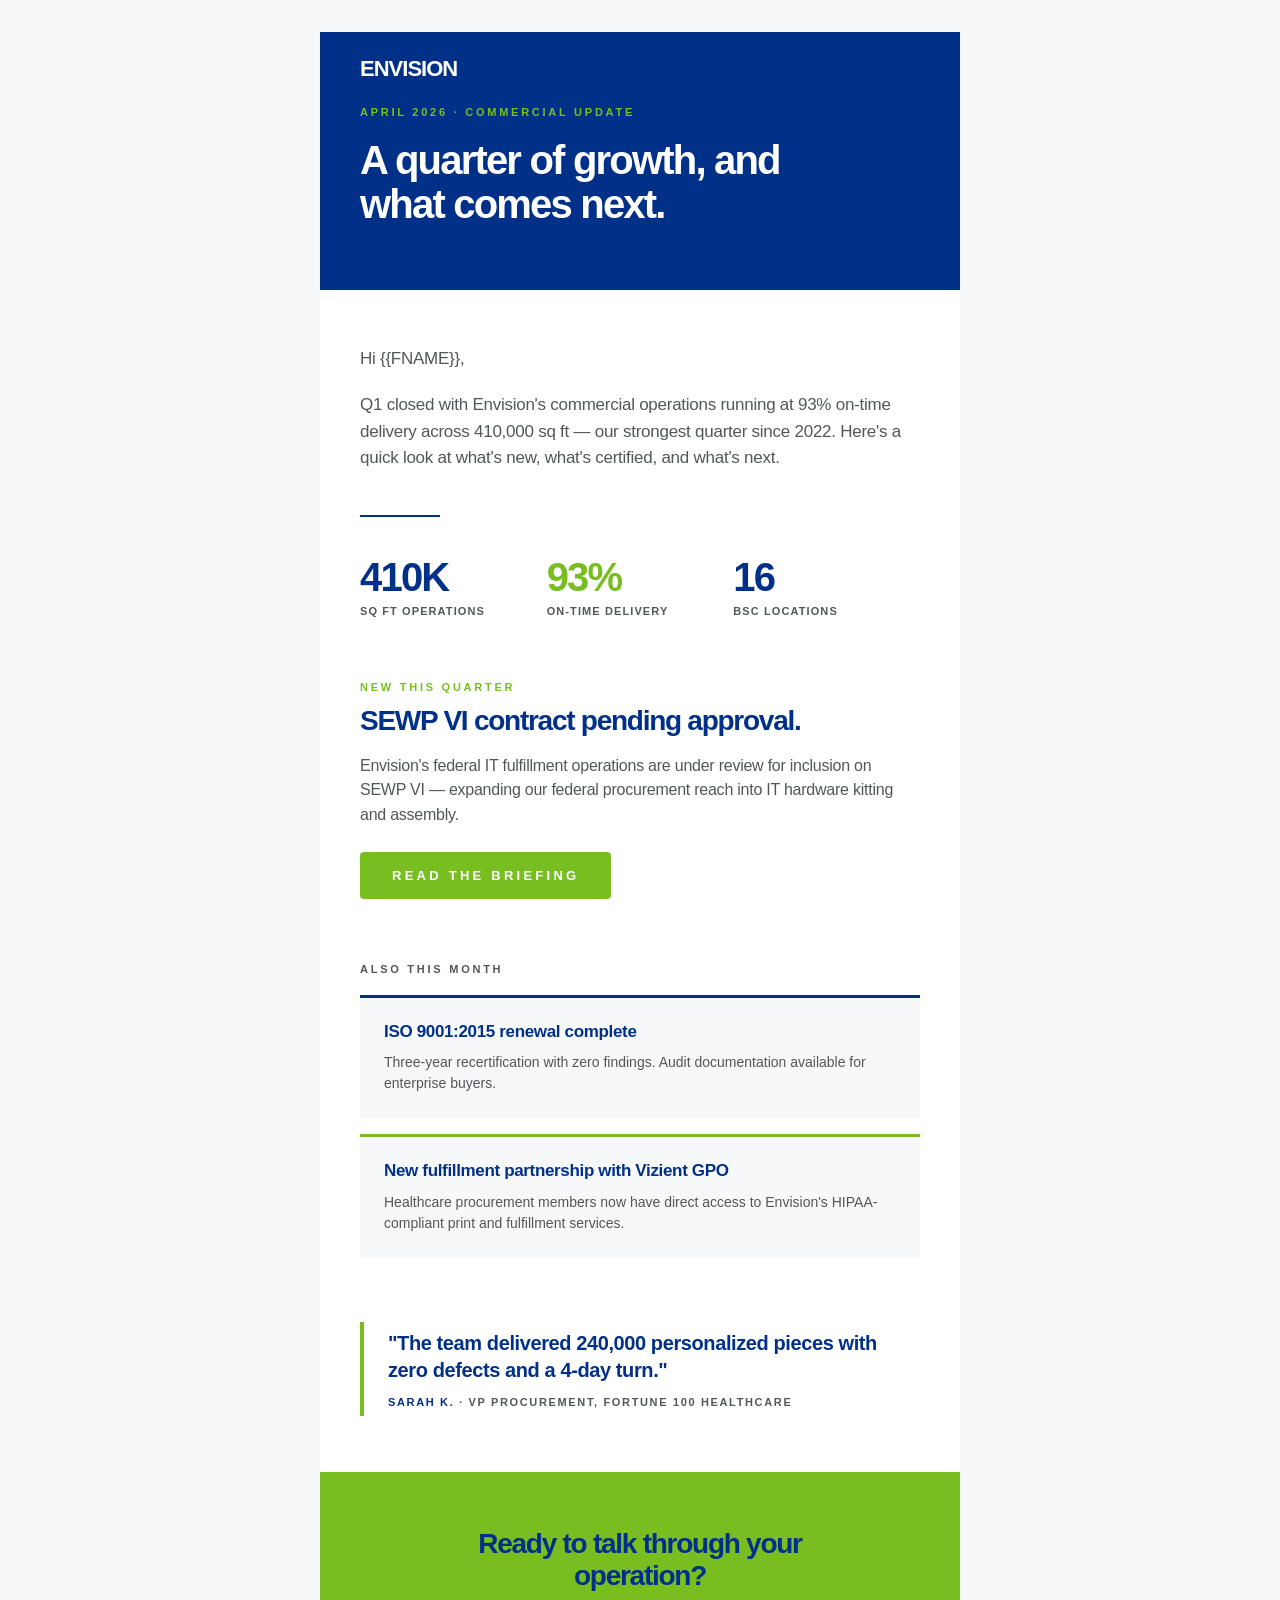
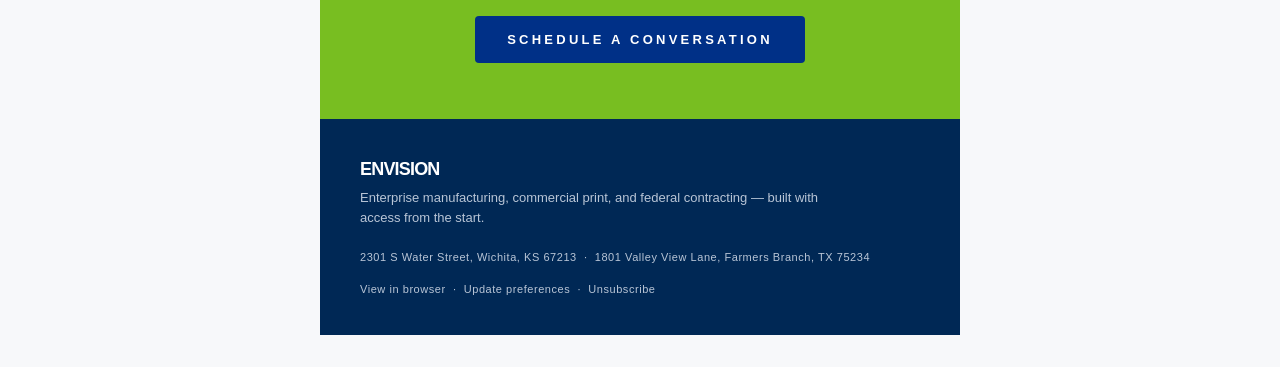
<file: email-template.html>
<!DOCTYPE html>
<html lang="en">
<head>
<meta charset="UTF-8">
<meta name="viewport" content="width=device-width, initial-scale=1">
<title>Envision Email Template — Sample</title>
<style>
  /* Email-safe: inline-friendly styles, no external CSS beyond webfonts */
  body {
    margin: 0; padding: 0;
    background: #F7F8FA;
    font-family: 'Montserrat', 'Helvetica Neue', Helvetica, Arial, sans-serif;
    color: #53565A;
  }
  table { border-collapse: collapse; }
  img { display: block; border: 0; }
  a { color: #003087; text-decoration: none; }
</style>
</head>
<body style="margin:0;padding:32px 0;background:#F7F8FA;font-family:'Montserrat','Helvetica Neue',Helvetica,Arial,sans-serif;color:#53565A;">

<!-- Outer wrapper -->
<table role="presentation" width="100%" cellpadding="0" cellspacing="0" style="background:#F7F8FA;">
  <tr>
    <td align="center">

      <!-- Email container: 640px -->
      <table role="presentation" width="640" cellpadding="0" cellspacing="0" style="max-width:640px;width:100%;background:#FFFFFF;">

        <!-- Preheader (hidden) -->
        <tr>
          <td style="display:none;max-height:0;overflow:hidden;">
            A quick update on commercial capabilities, new certifications, and what's next at Envision.
          </td>
        </tr>

        <!-- Top brand bar -->
        <tr>
          <td style="background:#003087;padding:24px 40px;" align="left">
            <div style="font-size:22px;font-weight:900;letter-spacing:-0.045em;color:#FFFFFF;">ENVISION</div>
          </td>
        </tr>

        <!-- Hero -->
        <tr>
          <td style="background:#003087;padding:0 40px 64px 40px;" align="left">
            <div style="font-size:11px;font-weight:700;letter-spacing:0.25em;text-transform:uppercase;color:#78BE21;margin-bottom:20px;">
              APRIL 2026 · COMMERCIAL UPDATE
            </div>
            <h1 style="margin:0;font-size:40px;font-weight:900;line-height:1.1;letter-spacing:-0.045em;color:#FFFFFF;max-width:480px;">
              A quarter of growth, and what comes next.
            </h1>
          </td>
        </tr>

        <!-- Body intro -->
        <tr>
          <td style="padding:56px 40px 24px 40px;" align="left">
            <p style="margin:0 0 20px 0;font-size:17px;line-height:1.55;letter-spacing:-0.015em;color:#53565A;">
              Hi {{FNAME}},
            </p>
            <p style="margin:0 0 20px 0;font-size:17px;line-height:1.55;letter-spacing:-0.015em;color:#53565A;">
              Q1 closed with Envision's commercial operations running at 93% on-time delivery across 410,000 sq ft — our strongest quarter since 2022. Here's a quick look at what's new, what's certified, and what's next.
            </p>
          </td>
        </tr>

        <!-- Divider -->
        <tr>
          <td style="padding:0 40px;">
            <div style="height:2px;background:#003087;width:80px;"></div>
          </td>
        </tr>

        <!-- Stats block (table-based for email compatibility) -->
        <tr>
          <td style="padding:40px;" align="left">
            <table role="presentation" width="100%" cellpadding="0" cellspacing="0">
              <tr>
                <td width="33%" valign="top" align="left" style="padding-right:16px;">
                  <div style="font-size:40px;font-weight:900;line-height:1;letter-spacing:-0.045em;color:#003087;">410K</div>
                  <div style="font-size:11px;font-weight:700;letter-spacing:0.1em;text-transform:uppercase;color:#53565A;margin-top:8px;">Sq Ft Operations</div>
                </td>
                <td width="33%" valign="top" align="left" style="padding-right:16px;">
                  <div style="font-size:40px;font-weight:900;line-height:1;letter-spacing:-0.045em;color:#78BE21;">93%</div>
                  <div style="font-size:11px;font-weight:700;letter-spacing:0.1em;text-transform:uppercase;color:#53565A;margin-top:8px;">On-Time Delivery</div>
                </td>
                <td width="33%" valign="top" align="left">
                  <div style="font-size:40px;font-weight:900;line-height:1;letter-spacing:-0.045em;color:#003087;">16</div>
                  <div style="font-size:11px;font-weight:700;letter-spacing:0.1em;text-transform:uppercase;color:#53565A;margin-top:8px;">BSC Locations</div>
                </td>
              </tr>
            </table>
          </td>
        </tr>

        <!-- Featured section -->
        <tr>
          <td style="padding:24px 40px;" align="left">
            <div style="font-size:11px;font-weight:700;letter-spacing:0.25em;text-transform:uppercase;color:#78BE21;margin-bottom:12px;">
              NEW THIS QUARTER
            </div>
            <h2 style="margin:0 0 16px 0;font-size:28px;font-weight:700;line-height:1.15;letter-spacing:-0.045em;color:#003087;">
              SEWP VI contract pending approval.
            </h2>
            <p style="margin:0 0 24px 0;font-size:16px;line-height:1.55;letter-spacing:-0.015em;color:#53565A;">
              Envision's federal IT fulfillment operations are under review for inclusion on SEWP VI — expanding our federal procurement reach into IT hardware kitting and assembly.
            </p>
            <a href="#" style="display:inline-block;font-size:13px;font-weight:700;letter-spacing:0.25em;text-transform:uppercase;padding:16px 32px;border-radius:4px;background:#78BE21;color:#FFFFFF;text-decoration:none;">Read the Briefing</a>
          </td>
        </tr>

        <!-- Feature cards (table-based) -->
        <tr>
          <td style="padding:40px;" align="left">
            <div style="font-size:11px;font-weight:700;letter-spacing:0.25em;text-transform:uppercase;color:#53565A;margin-bottom:20px;">
              ALSO THIS MONTH
            </div>
            <table role="presentation" width="100%" cellpadding="0" cellspacing="0">
              <tr>
                <td valign="top" style="padding:24px;background:#F7F8FA;border-top:3px solid #003087;border-radius:4px;">
                  <h3 style="margin:0 0 10px 0;font-size:17px;font-weight:700;letter-spacing:-0.02em;color:#003087;line-height:1.2;">ISO 9001:2015 renewal complete</h3>
                  <p style="margin:0;font-size:14px;line-height:1.5;color:#53565A;">Three-year recertification with zero findings. Audit documentation available for enterprise buyers.</p>
                </td>
              </tr>
              <tr><td style="height:16px;"></td></tr>
              <tr>
                <td valign="top" style="padding:24px;background:#F7F8FA;border-top:3px solid #78BE21;border-radius:4px;">
                  <h3 style="margin:0 0 10px 0;font-size:17px;font-weight:700;letter-spacing:-0.02em;color:#003087;line-height:1.2;">New fulfillment partnership with Vizient GPO</h3>
                  <p style="margin:0;font-size:14px;line-height:1.5;color:#53565A;">Healthcare procurement members now have direct access to Envision's HIPAA-compliant print and fulfillment services.</p>
                </td>
              </tr>
            </table>
          </td>
        </tr>

        <!-- Pull quote -->
        <tr>
          <td style="padding:24px 40px 56px 40px;" align="left">
            <div style="border-left:4px solid #78BE21;padding:8px 0 8px 24px;">
              <p style="margin:0 0 12px 0;font-size:20px;font-weight:700;line-height:1.35;letter-spacing:-0.02em;color:#003087;">"The team delivered 240,000 personalized pieces with zero defects and a 4-day turn."</p>
              <div style="font-size:11px;font-weight:700;letter-spacing:0.15em;text-transform:uppercase;color:#53565A;">
                <span style="color:#003087;">Sarah K.</span> · VP Procurement, Fortune 100 Healthcare
              </div>
            </div>
          </td>
        </tr>

        <!-- CTA band -->
        <tr>
          <td style="background:#78BE21;padding:56px 40px;" align="center">
            <h2 style="margin:0 0 24px 0;font-size:28px;font-weight:900;line-height:1.15;letter-spacing:-0.045em;color:#003087;max-width:420px;">
              Ready to talk through your operation?
            </h2>
            <a href="#" style="display:inline-block;font-size:13px;font-weight:700;letter-spacing:0.25em;text-transform:uppercase;padding:16px 32px;border-radius:4px;background:#003087;color:#FFFFFF;text-decoration:none;">Schedule a Conversation</a>
          </td>
        </tr>

        <!-- Footer -->
        <tr>
          <td style="background:#002855;padding:40px;" align="left">
            <div style="font-size:18px;font-weight:900;letter-spacing:-0.045em;color:#FFFFFF;margin-bottom:8px;">ENVISION</div>
            <p style="margin:0 0 24px 0;font-size:13px;color:#B8C5D6;max-width:480px;line-height:1.5;">
              Enterprise manufacturing, commercial print, and federal contracting — built with access from the start.
            </p>
            <p style="margin:0;font-size:11px;color:#B8C5D6;letter-spacing:0.05em;">
              2301 S Water Street, Wichita, KS 67213 &nbsp;·&nbsp; 1801 Valley View Lane, Farmers Branch, TX 75234
            </p>
            <p style="margin:20px 0 0 0;font-size:11px;color:#B8C5D6;letter-spacing:0.05em;">
              <a href="#" style="color:#B8C5D6;">View in browser</a> &nbsp;·&nbsp;
              <a href="#" style="color:#B8C5D6;">Update preferences</a> &nbsp;·&nbsp;
              <a href="#" style="color:#B8C5D6;">Unsubscribe</a>
            </p>
          </td>
        </tr>

      </table>

    </td>
  </tr>
</table>

</body>
</html>
</file>
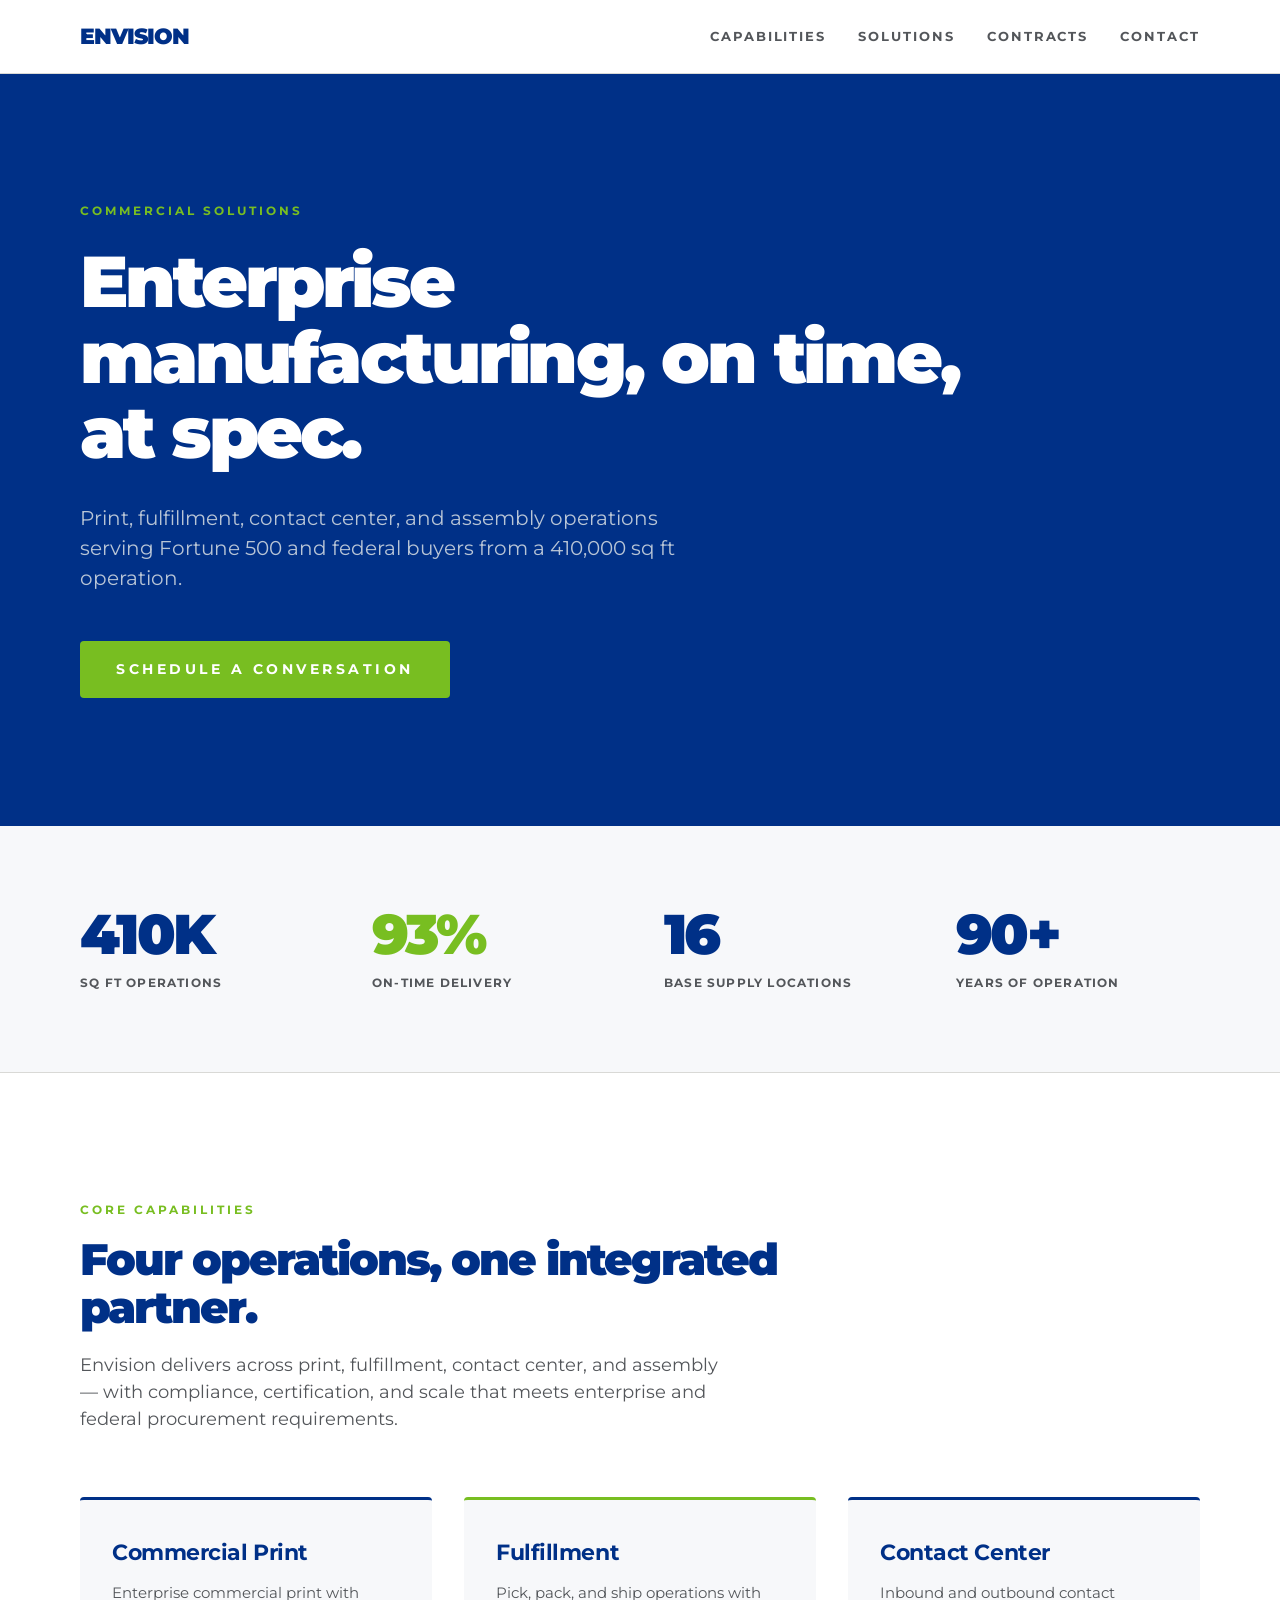
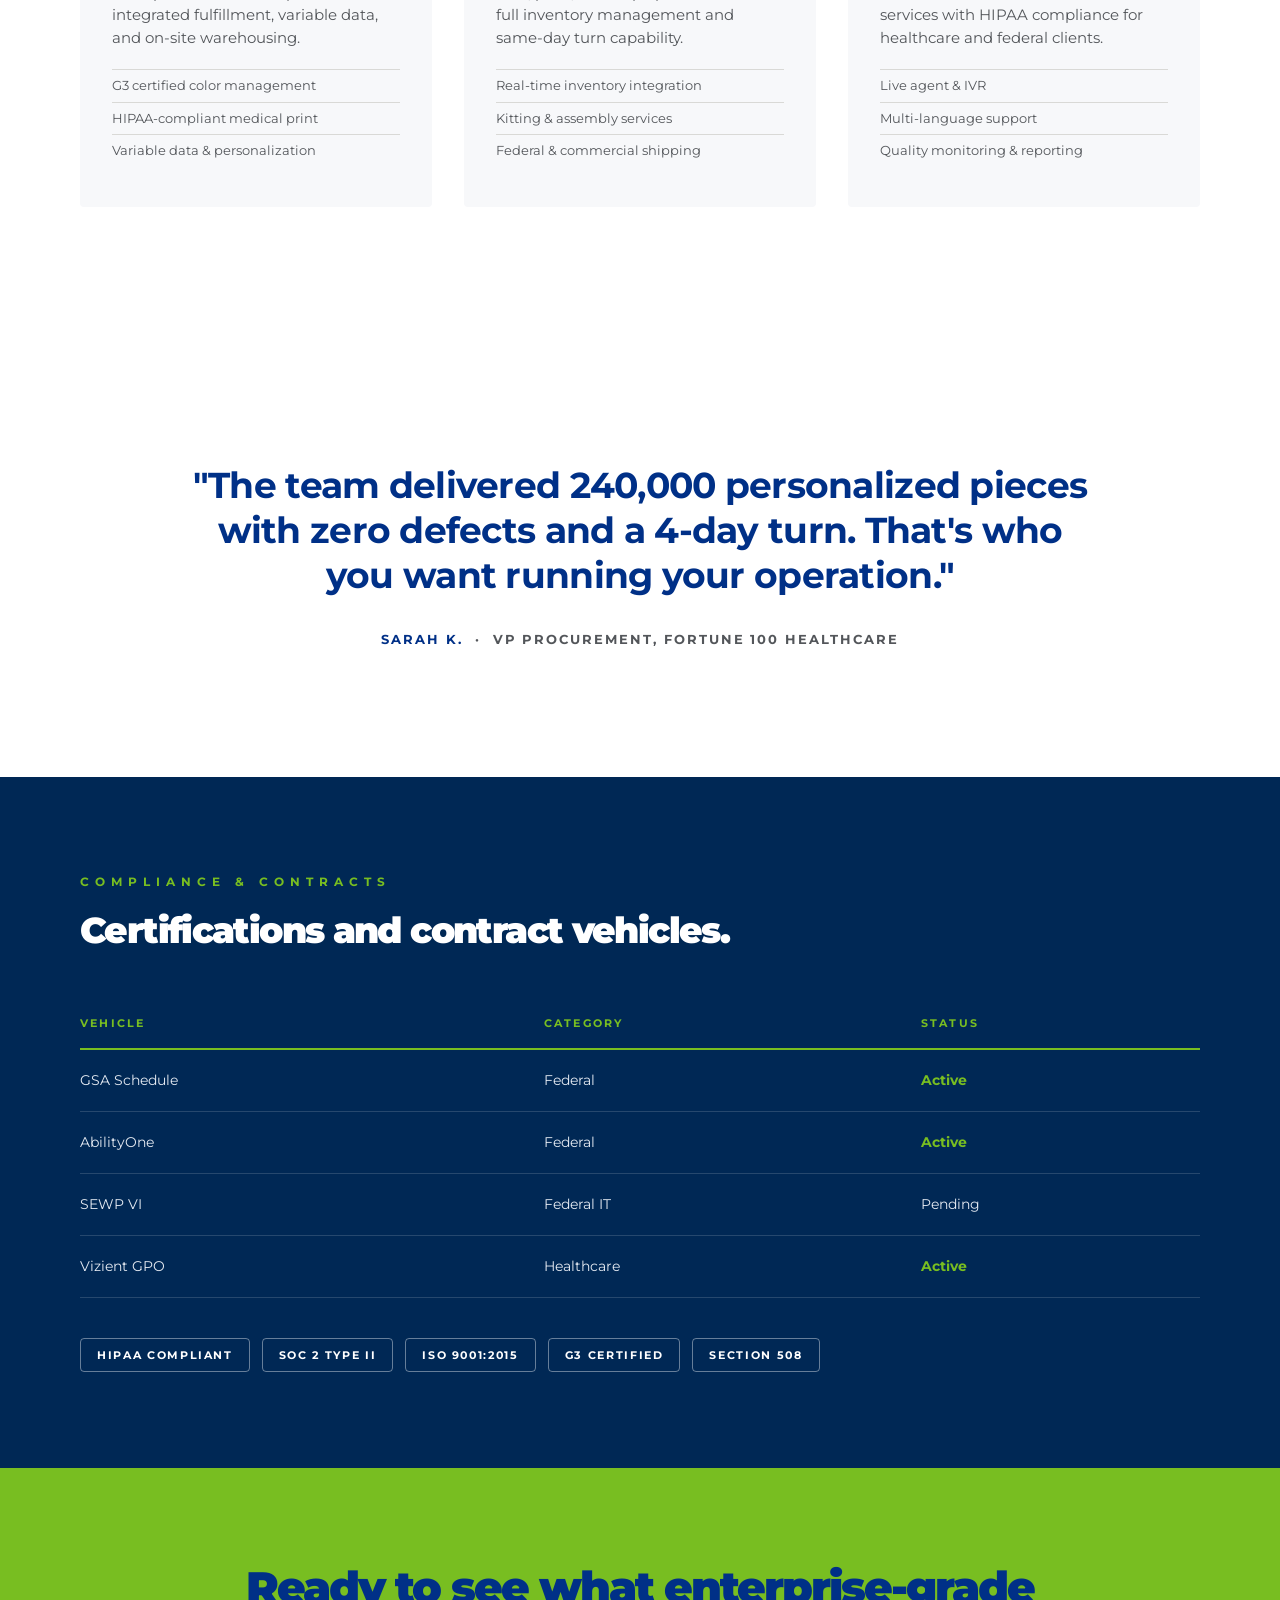
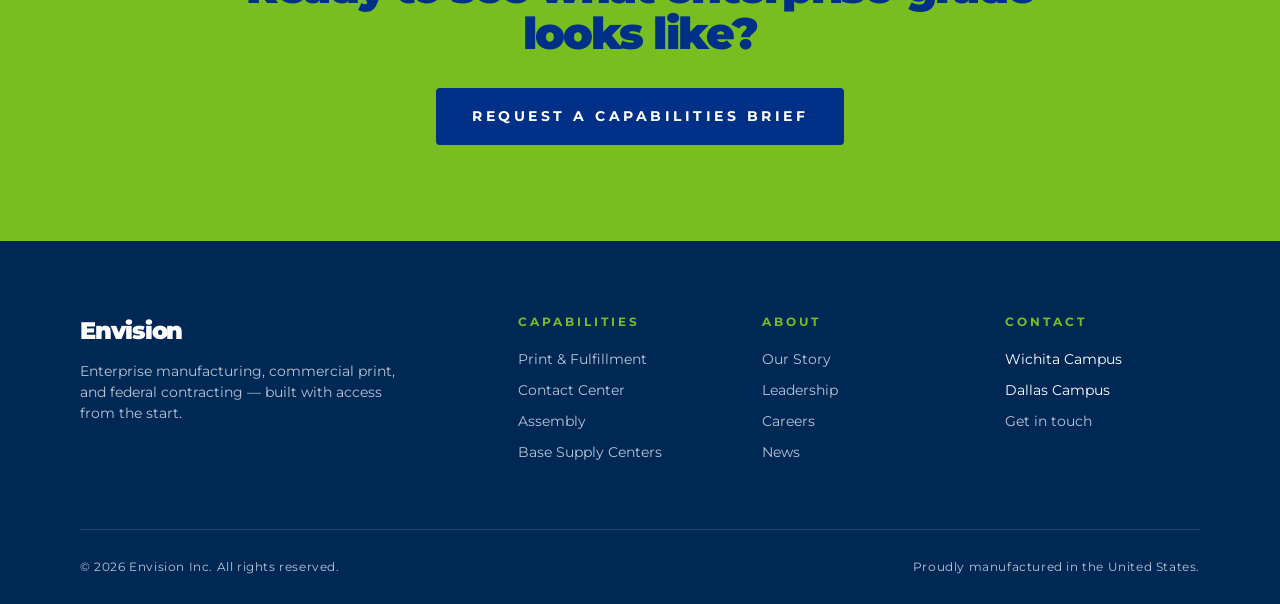
<file: landing-page-commercial.html>
<!DOCTYPE html>
<html lang="en">
<head>
<meta charset="UTF-8">
<meta name="viewport" content="width=device-width, initial-scale=1">
<title>Envision Commercial Solutions — Sample Landing Page</title>
<link rel="preconnect" href="https://fonts.googleapis.com">
<link rel="preconnect" href="https://fonts.gstatic.com" crossorigin>
<link href="https://fonts.googleapis.com/css2?family=Montserrat:wght@400;500;600;700;900&display=swap" rel="stylesheet">
<link rel="stylesheet" href="../tokens/envision-tokens.css">
<style>
  * { box-sizing: border-box; margin: 0; padding: 0; }
  body {
    font-family: var(--font-family-web);
    color: var(--color-charcoal);
    background: var(--color-white);
    line-height: 1.5;
    -webkit-font-smoothing: antialiased;
  }
  .container {
    max-width: 1200px; margin: 0 auto;
    padding-left: 40px; padding-right: 40px;
  }
  @media (max-width: 640px) { .container { padding: 0 24px; } }

  /* Nav */
  nav {
    background: var(--color-white);
    border-bottom: 1px solid var(--color-border-subtle);
    padding: 20px 0;
  }
  nav .inner { display: flex; justify-content: space-between; align-items: center; }
  nav .logo {
    font-size: 22px; font-weight: 900;
    letter-spacing: -0.045em; color: var(--color-primary-blue);
  }
  nav .links { display: flex; gap: 32px; }
  nav .links a {
    font-size: 13px; font-weight: 700;
    letter-spacing: 0.15em; text-transform: uppercase;
    color: var(--color-charcoal); text-decoration: none;
  }
  nav .links a:hover { color: var(--color-primary-blue); }
  @media (max-width: 800px) { nav .links { display: none; } }

  /* Hero */
  .hero {
    background: var(--color-primary-blue);
    color: var(--color-white);
    padding: 128px 0;
  }
  .hero .eyebrow {
    font-size: 12px; font-weight: 700; letter-spacing: 0.25em;
    text-transform: uppercase; color: var(--color-primary-green);
    margin-bottom: 24px;
  }
  .hero h1 {
    font-size: 72px; font-weight: 900;
    line-height: 1.05; letter-spacing: -0.045em;
    max-width: 900px; margin-bottom: 32px;
  }
  .hero p {
    font-size: 20px; color: #B8C5D6;
    max-width: 620px; margin-bottom: 48px;
  }
  @media (max-width: 800px) {
    .hero { padding: 80px 0; }
    .hero h1 { font-size: 44px; }
  }

  .btn {
    display: inline-block; text-decoration: none;
    font-size: 14px; font-weight: 700;
    letter-spacing: 0.25em; text-transform: uppercase;
    padding: 18px 36px; border-radius: 4px;
    transition: background 0.15s ease;
  }
  .btn-primary { background: var(--color-primary-green); color: var(--color-white); }
  .btn-primary:hover { background: #5E9A18; }
  .btn-secondary { background: var(--color-primary-blue); color: var(--color-white); }
  .btn-secondary:hover { background: var(--color-navy); }
  .btn-ghost { background: transparent; color: var(--color-white); border: 1.5px solid var(--color-white); }
  .btn-ghost:hover { background: var(--color-white); color: var(--color-primary-blue); }

  /* Stats band */
  .stats {
    background: var(--color-offwhite);
    padding: 80px 0;
    border-bottom: 1px solid var(--color-border-subtle);
  }
  .stats .grid {
    display: grid; grid-template-columns: repeat(4, 1fr); gap: 48px;
  }
  .stats .stat .num {
    font-size: 56px; font-weight: 900;
    line-height: 1; letter-spacing: -0.045em;
    color: var(--color-primary-blue); margin-bottom: 12px;
  }
  .stats .stat .num.g { color: var(--color-primary-green); }
  .stats .stat .label {
    font-size: 12px; font-weight: 700;
    letter-spacing: 0.1em; text-transform: uppercase;
    color: var(--color-charcoal);
  }
  @media (max-width: 800px) { .stats .grid { grid-template-columns: 1fr 1fr; } }

  /* Capabilities section */
  .caps { padding: 128px 0; }
  .caps .header { max-width: 720px; margin-bottom: 64px; }
  .caps .eyebrow {
    font-size: 12px; font-weight: 700; letter-spacing: 0.25em;
    text-transform: uppercase; color: var(--color-primary-green);
    margin-bottom: 16px;
  }
  .caps h2 {
    font-size: 44px; font-weight: 900;
    line-height: 1.1; letter-spacing: -0.045em;
    color: var(--color-primary-blue); margin-bottom: 20px;
  }
  .caps .lede {
    font-size: 18px; color: var(--color-charcoal);
    max-width: 640px;
  }
  .caps .grid {
    display: grid; grid-template-columns: repeat(3, 1fr); gap: 32px;
  }
  @media (max-width: 900px) { .caps .grid { grid-template-columns: 1fr; } }
  .caps .card {
    padding: 40px 32px;
    background: var(--color-offwhite);
    border-radius: 4px;
    border-top: 3px solid var(--color-primary-blue);
  }
  .caps .card.accent { border-top-color: var(--color-primary-green); }
  .caps .card h3 {
    font-size: 22px; font-weight: 700;
    letter-spacing: -0.02em; color: var(--color-primary-blue);
    margin-bottom: 16px; line-height: 1.2;
  }
  .caps .card p { font-size: 15px; color: var(--color-charcoal); margin-bottom: 20px; }
  .caps .card ul { list-style: none; }
  .caps .card ul li {
    font-size: 13px; padding: 6px 0;
    border-top: 1px solid var(--color-border-subtle);
    color: var(--color-charcoal);
  }

  /* Quote */
  .quote {
    padding: 128px 0;
    text-align: center;
    background: var(--color-white);
  }
  .quote .text {
    font-size: 36px; font-weight: 700;
    line-height: 1.25; letter-spacing: -0.02em;
    color: var(--color-primary-blue);
    max-width: 900px; margin: 0 auto 32px;
  }
  .quote .attribution {
    font-size: 13px; font-weight: 700;
    letter-spacing: 0.15em; text-transform: uppercase;
    color: var(--color-charcoal);
  }
  .quote .attribution .name { color: var(--color-primary-blue); }
  @media (max-width: 800px) { .quote .text { font-size: 24px; } .quote { padding: 80px 0; } }

  /* Compliance block */
  .compliance {
    background: var(--color-navy); color: var(--color-white);
    padding: 96px 0;
  }
  .compliance .eyebrow {
    font-size: 12px; font-weight: 700; letter-spacing: 0.5em;
    text-transform: uppercase; color: var(--color-primary-green);
    margin-bottom: 20px;
  }
  .compliance h2 {
    font-size: 36px; font-weight: 900;
    line-height: 1.1; letter-spacing: -0.045em;
    max-width: 720px; margin-bottom: 48px;
  }
  .compliance table { width: 100%; border-collapse: collapse; font-size: 14px; }
  .compliance th {
    text-align: left; padding: 16px 0;
    border-bottom: 2px solid var(--color-primary-green);
    font-size: 11px; font-weight: 700;
    letter-spacing: 0.2em; text-transform: uppercase;
    color: var(--color-primary-green);
  }
  .compliance td {
    padding: 20px 0;
    border-bottom: 1px solid rgba(255,255,255,0.15);
    color: #E4EAF2;
  }
  .compliance td.active { color: var(--color-primary-green); font-weight: 700; }
  .compliance .certs {
    display: flex; gap: 12px; flex-wrap: wrap; margin-top: 40px;
  }
  .compliance .cert {
    border: 1px solid rgba(255,255,255,0.4);
    color: var(--color-white);
    padding: 8px 16px; border-radius: 4px;
    font-size: 11px; font-weight: 700;
    letter-spacing: 0.15em; text-transform: uppercase;
  }

  /* CTA callout */
  .cta {
    background: var(--color-primary-green);
    padding: 96px 0;
    text-align: center;
  }
  .cta h2 {
    font-size: 44px; font-weight: 900;
    line-height: 1.05; letter-spacing: -0.045em;
    color: var(--color-primary-blue);
    max-width: 800px; margin: 0 auto 32px;
  }
  @media (max-width: 800px) { .cta h2 { font-size: 28px; } }

  /* Footer */
  footer {
    background: var(--color-navy); color: var(--color-white);
    padding: 72px 0 28px;
  }
  footer .grid {
    display: grid;
    grid-template-columns: 2fr 1fr 1fr 1fr;
    gap: 48px; margin-bottom: 56px;
  }
  footer .brand-name {
    font-size: 24px; font-weight: 900;
    letter-spacing: -0.045em; margin-bottom: 12px;
  }
  footer .tagline { font-size: 14px; color: #B8C5D6; max-width: 320px; }
  footer h4 {
    font-size: 12px; font-weight: 700;
    letter-spacing: 0.25em; text-transform: uppercase;
    color: var(--color-primary-green); margin-bottom: 18px;
  }
  footer ul { list-style: none; }
  footer ul li { margin-bottom: 10px; font-size: 14px; }
  footer ul li a { color: #B8C5D6; text-decoration: none; }
  footer ul li a:hover { color: var(--color-white); }
  footer .bottom {
    padding-top: 28px;
    border-top: 1px solid rgba(255,255,255,0.15);
    display: flex; justify-content: space-between;
    font-size: 12px; color: #B8C5D6; letter-spacing: 0.05em;
  }
  @media (max-width: 900px) {
    footer .grid { grid-template-columns: 1fr 1fr; }
    footer .bottom { flex-direction: column; gap: 8px; }
  }
</style>
</head>
<body>

<nav>
  <div class="container inner">
    <div class="logo">ENVISION</div>
    <div class="links">
      <a href="#">Capabilities</a>
      <a href="#">Solutions</a>
      <a href="#">Contracts</a>
      <a href="#">Contact</a>
    </div>
  </div>
</nav>

<section class="hero">
  <div class="container">
    <div class="eyebrow">Commercial Solutions</div>
    <h1>Enterprise manufacturing, on time, at spec.</h1>
    <p>Print, fulfillment, contact center, and assembly operations serving Fortune 500 and federal buyers from a 410,000 sq ft operation.</p>
    <a href="#" class="btn btn-primary">Schedule a Conversation</a>
  </div>
</section>

<section class="stats">
  <div class="container">
    <div class="grid">
      <div class="stat"><div class="num">410K</div><div class="label">Sq Ft Operations</div></div>
      <div class="stat"><div class="num g">93%</div><div class="label">On-Time Delivery</div></div>
      <div class="stat"><div class="num">16</div><div class="label">Base Supply Locations</div></div>
      <div class="stat"><div class="num">90+</div><div class="label">Years of Operation</div></div>
    </div>
  </div>
</section>

<section class="caps">
  <div class="container">
    <div class="header">
      <div class="eyebrow">Core Capabilities</div>
      <h2>Four operations, one integrated partner.</h2>
      <p class="lede">Envision delivers across print, fulfillment, contact center, and assembly — with compliance, certification, and scale that meets enterprise and federal procurement requirements.</p>
    </div>
    <div class="grid">
      <div class="card">
        <h3>Commercial Print</h3>
        <p>Enterprise commercial print with integrated fulfillment, variable data, and on-site warehousing.</p>
        <ul>
          <li>G3 certified color management</li>
          <li>HIPAA-compliant medical print</li>
          <li>Variable data & personalization</li>
        </ul>
      </div>
      <div class="card accent">
        <h3>Fulfillment</h3>
        <p>Pick, pack, and ship operations with full inventory management and same-day turn capability.</p>
        <ul>
          <li>Real-time inventory integration</li>
          <li>Kitting & assembly services</li>
          <li>Federal & commercial shipping</li>
        </ul>
      </div>
      <div class="card">
        <h3>Contact Center</h3>
        <p>Inbound and outbound contact services with HIPAA compliance for healthcare and federal clients.</p>
        <ul>
          <li>Live agent & IVR</li>
          <li>Multi-language support</li>
          <li>Quality monitoring & reporting</li>
        </ul>
      </div>
    </div>
  </div>
</section>

<section class="quote">
  <div class="container">
    <p class="text">"The team delivered 240,000 personalized pieces with zero defects and a 4-day turn. That's who you want running your operation."</p>
    <div class="attribution"><span class="name">Sarah K.</span> &nbsp;·&nbsp; VP Procurement, Fortune 100 Healthcare</div>
  </div>
</section>

<section class="compliance">
  <div class="container">
    <div class="eyebrow">COMPLIANCE & CONTRACTS</div>
    <h2>Certifications and contract vehicles.</h2>
    <table>
      <thead><tr><th>Vehicle</th><th>Category</th><th>Status</th></tr></thead>
      <tbody>
        <tr><td>GSA Schedule</td><td>Federal</td><td class="active">Active</td></tr>
        <tr><td>AbilityOne</td><td>Federal</td><td class="active">Active</td></tr>
        <tr><td>SEWP VI</td><td>Federal IT</td><td>Pending</td></tr>
        <tr><td>Vizient GPO</td><td>Healthcare</td><td class="active">Active</td></tr>
      </tbody>
    </table>
    <div class="certs">
      <span class="cert">HIPAA Compliant</span>
      <span class="cert">SOC 2 Type II</span>
      <span class="cert">ISO 9001:2015</span>
      <span class="cert">G3 Certified</span>
      <span class="cert">Section 508</span>
    </div>
  </div>
</section>

<section class="cta">
  <div class="container">
    <h2>Ready to see what enterprise-grade looks like?</h2>
    <a href="#" class="btn btn-secondary">Request a Capabilities Brief</a>
  </div>
</section>

<footer>
  <div class="container">
    <div class="grid">
      <div>
        <div class="brand-name">Envision</div>
        <p class="tagline">Enterprise manufacturing, commercial print, and federal contracting — built with access from the start.</p>
      </div>
      <div>
        <h4>Capabilities</h4>
        <ul>
          <li><a href="#">Print & Fulfillment</a></li>
          <li><a href="#">Contact Center</a></li>
          <li><a href="#">Assembly</a></li>
          <li><a href="#">Base Supply Centers</a></li>
        </ul>
      </div>
      <div>
        <h4>About</h4>
        <ul>
          <li><a href="#">Our Story</a></li>
          <li><a href="#">Leadership</a></li>
          <li><a href="#">Careers</a></li>
          <li><a href="#">News</a></li>
        </ul>
      </div>
      <div>
        <h4>Contact</h4>
        <ul>
          <li>Wichita Campus</li>
          <li>Dallas Campus</li>
          <li><a href="#">Get in touch</a></li>
        </ul>
      </div>
    </div>
    <div class="bottom">
      <div>© 2026 Envision Inc. All rights reserved.</div>
      <div>Proudly manufactured in the United States.</div>
    </div>
  </div>
</footer>

</body>
</html>
</file>
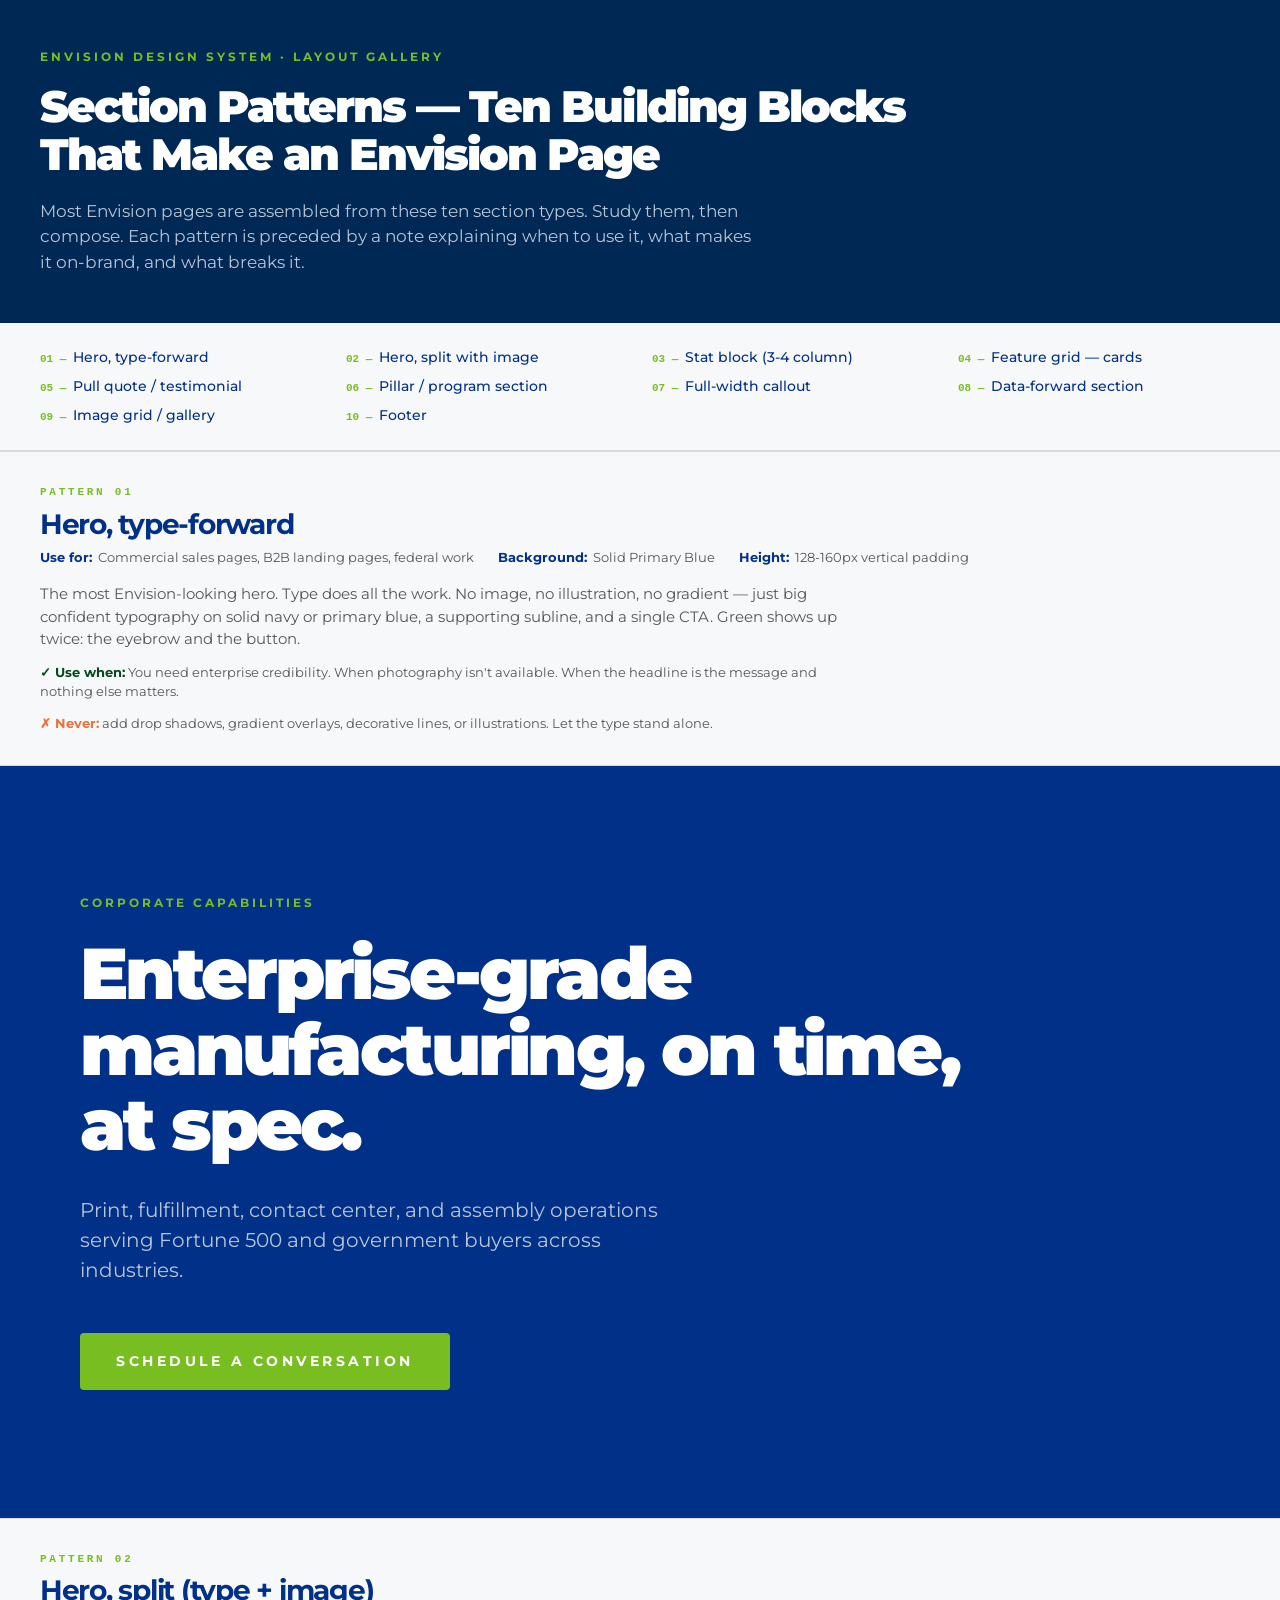
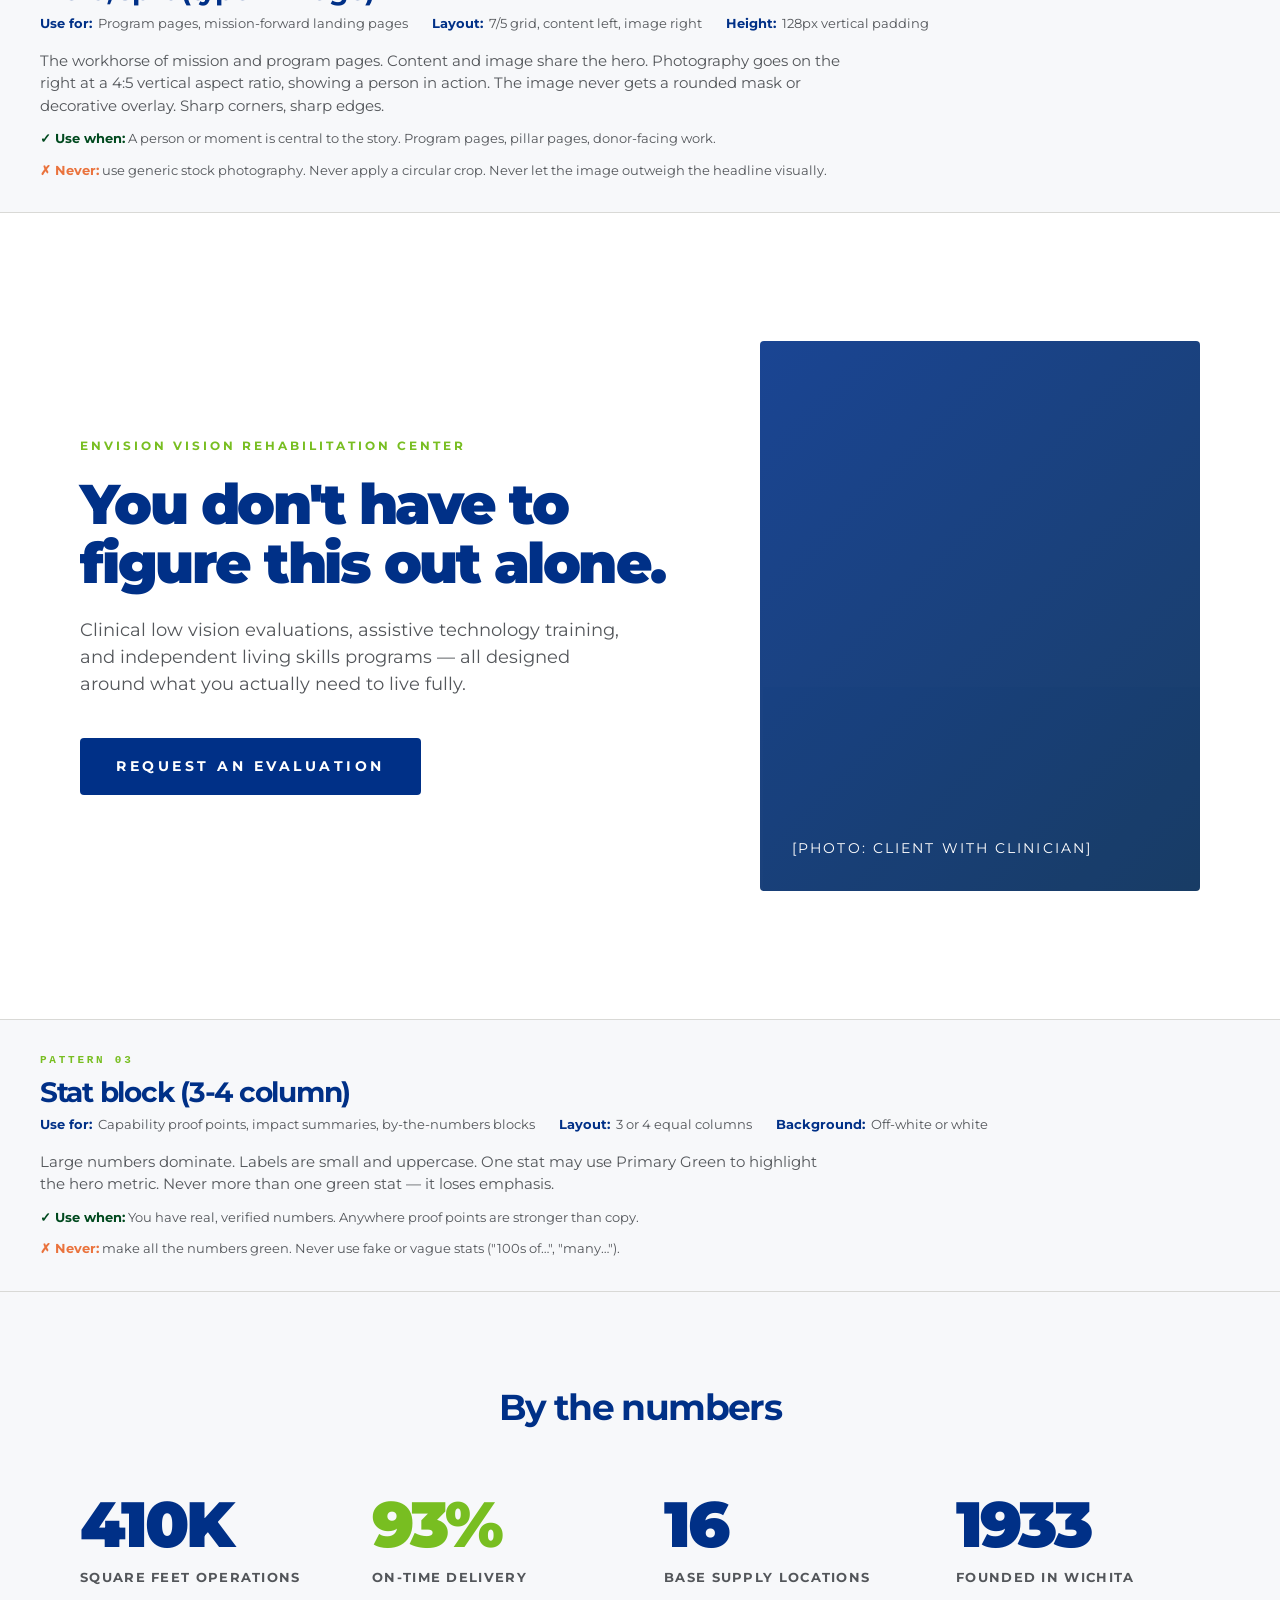
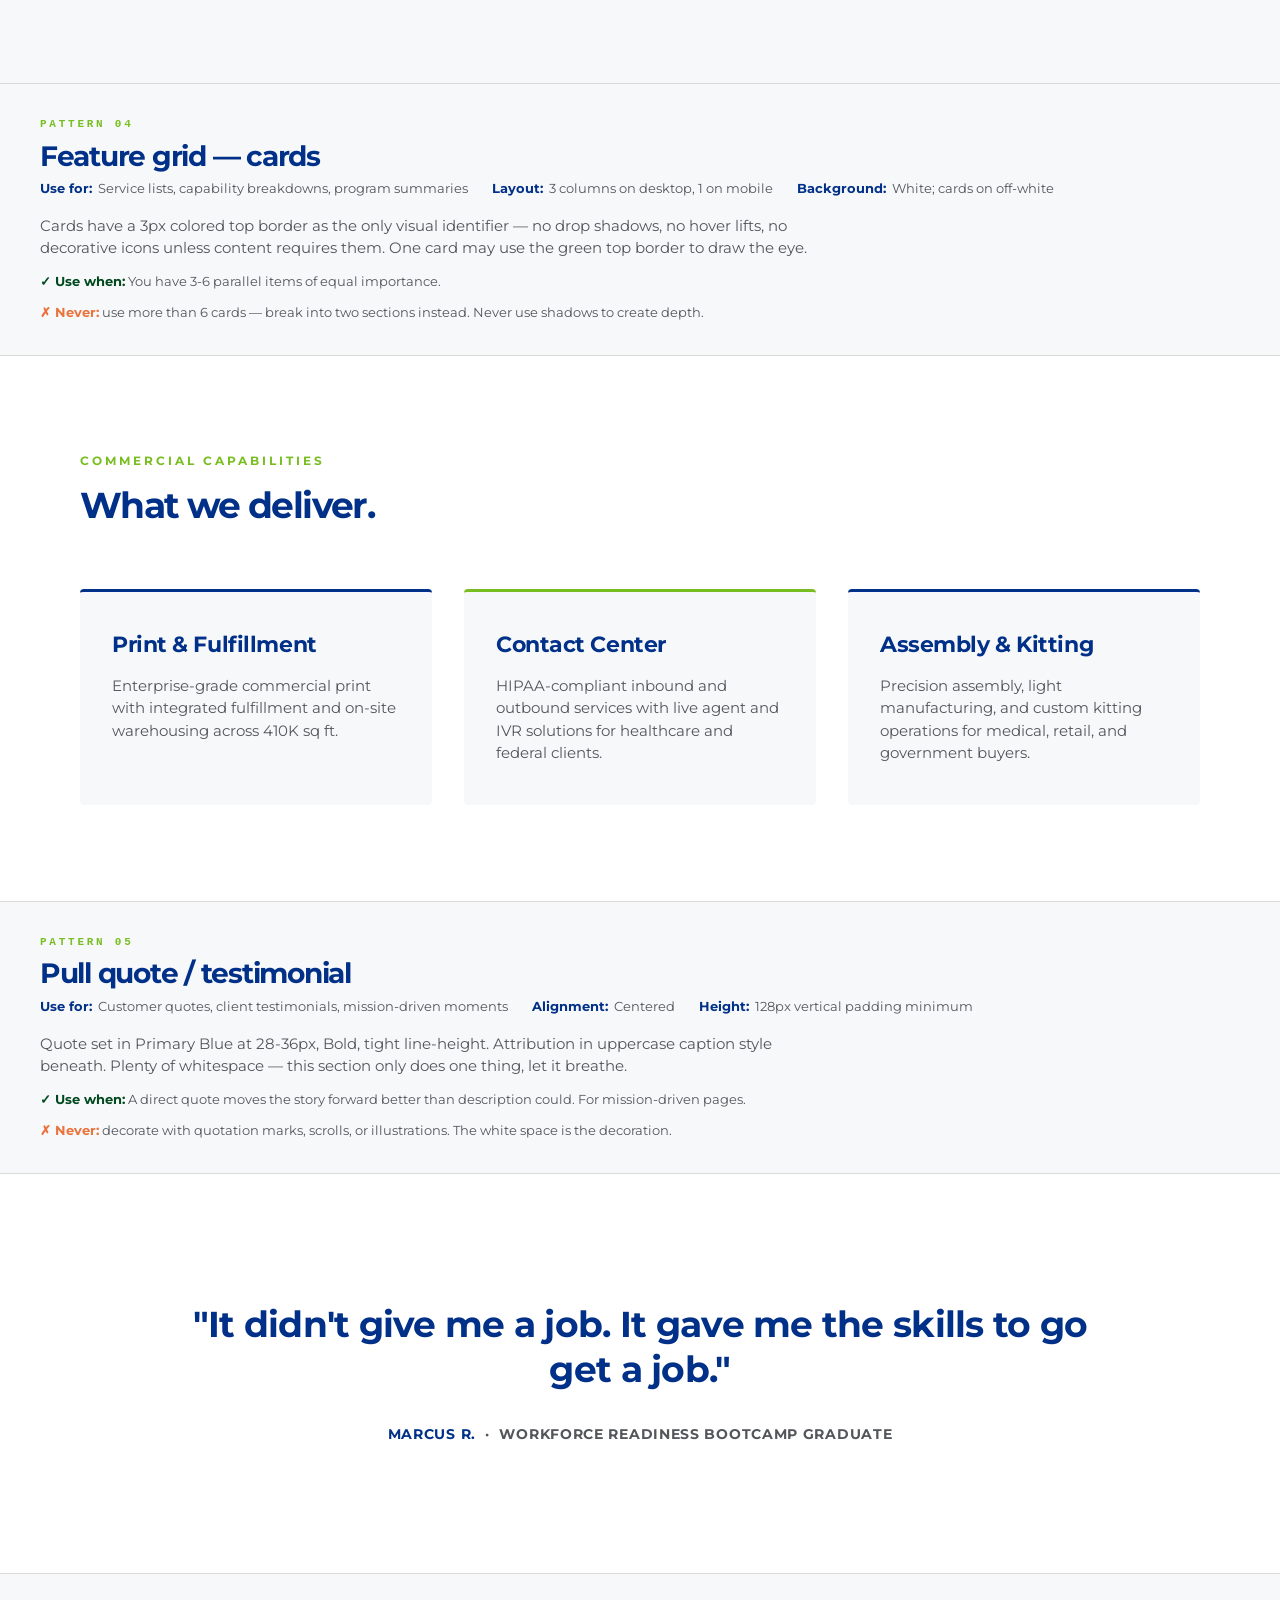
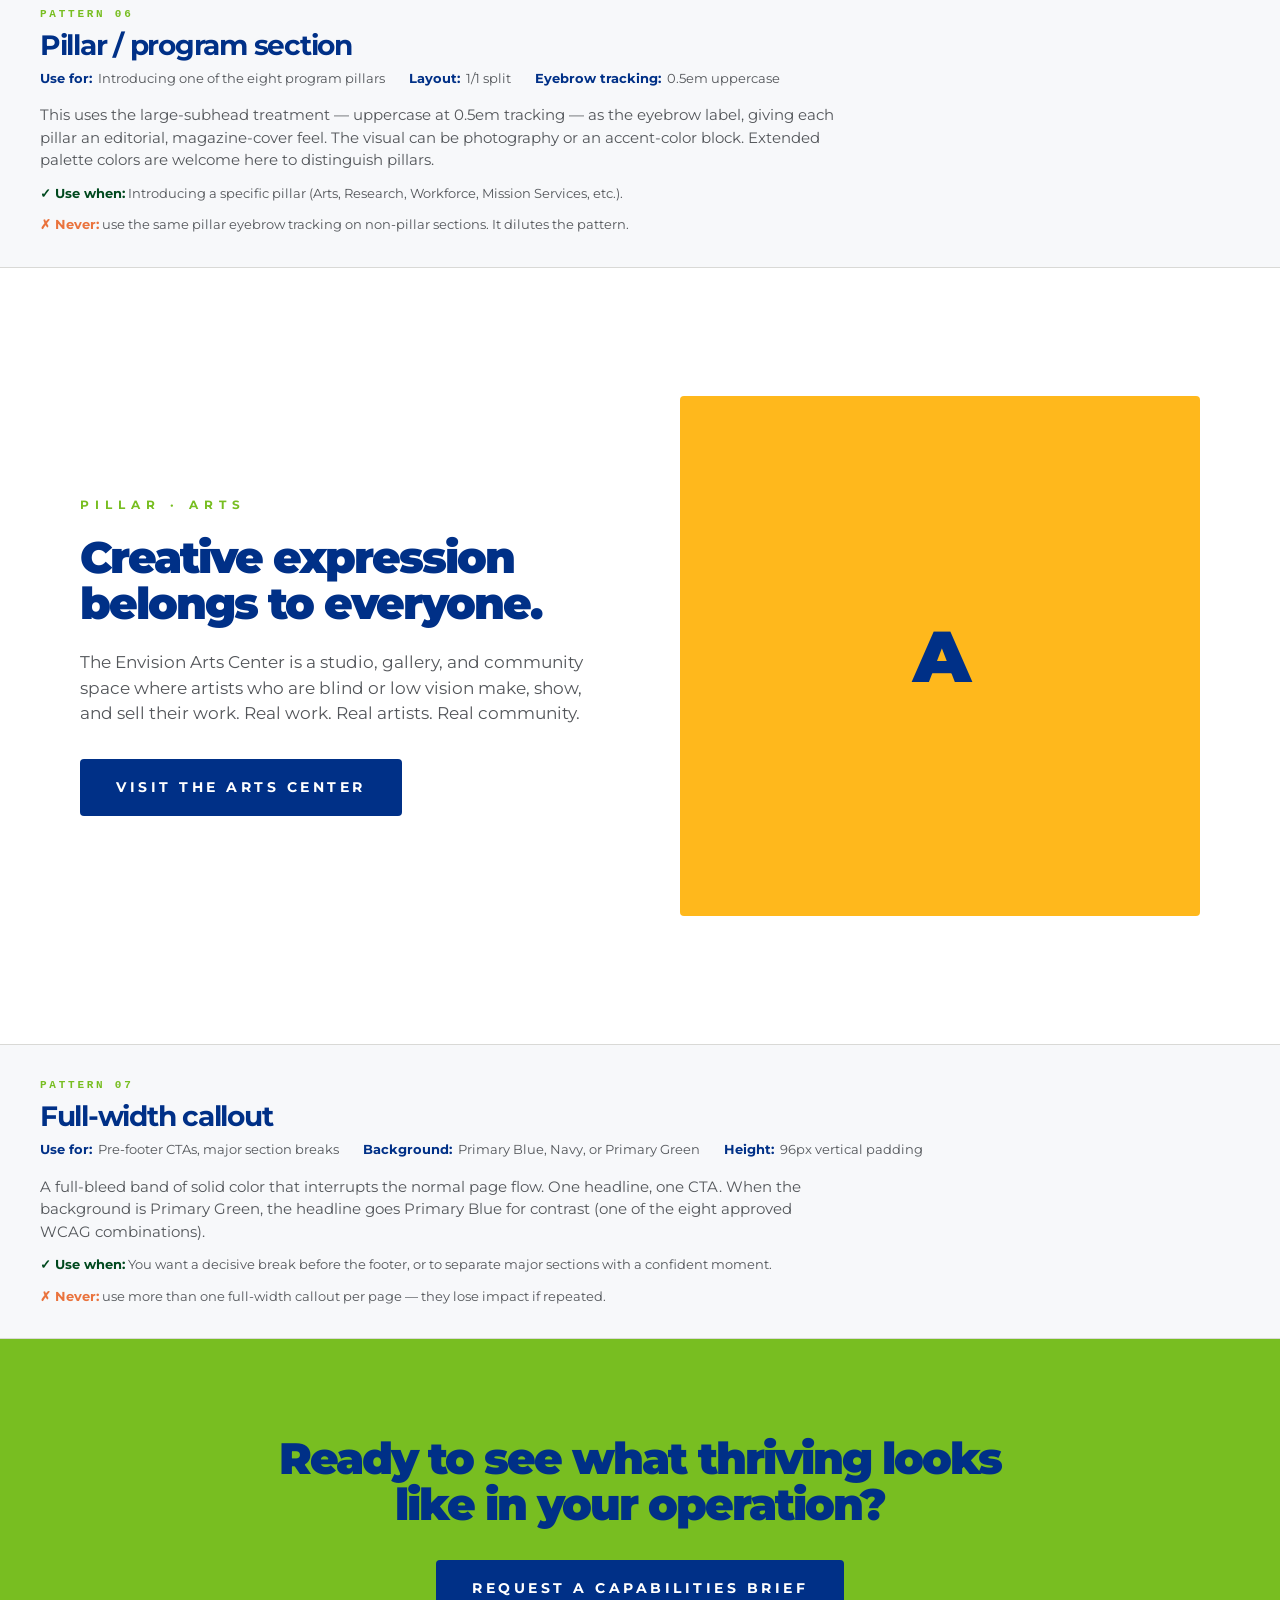
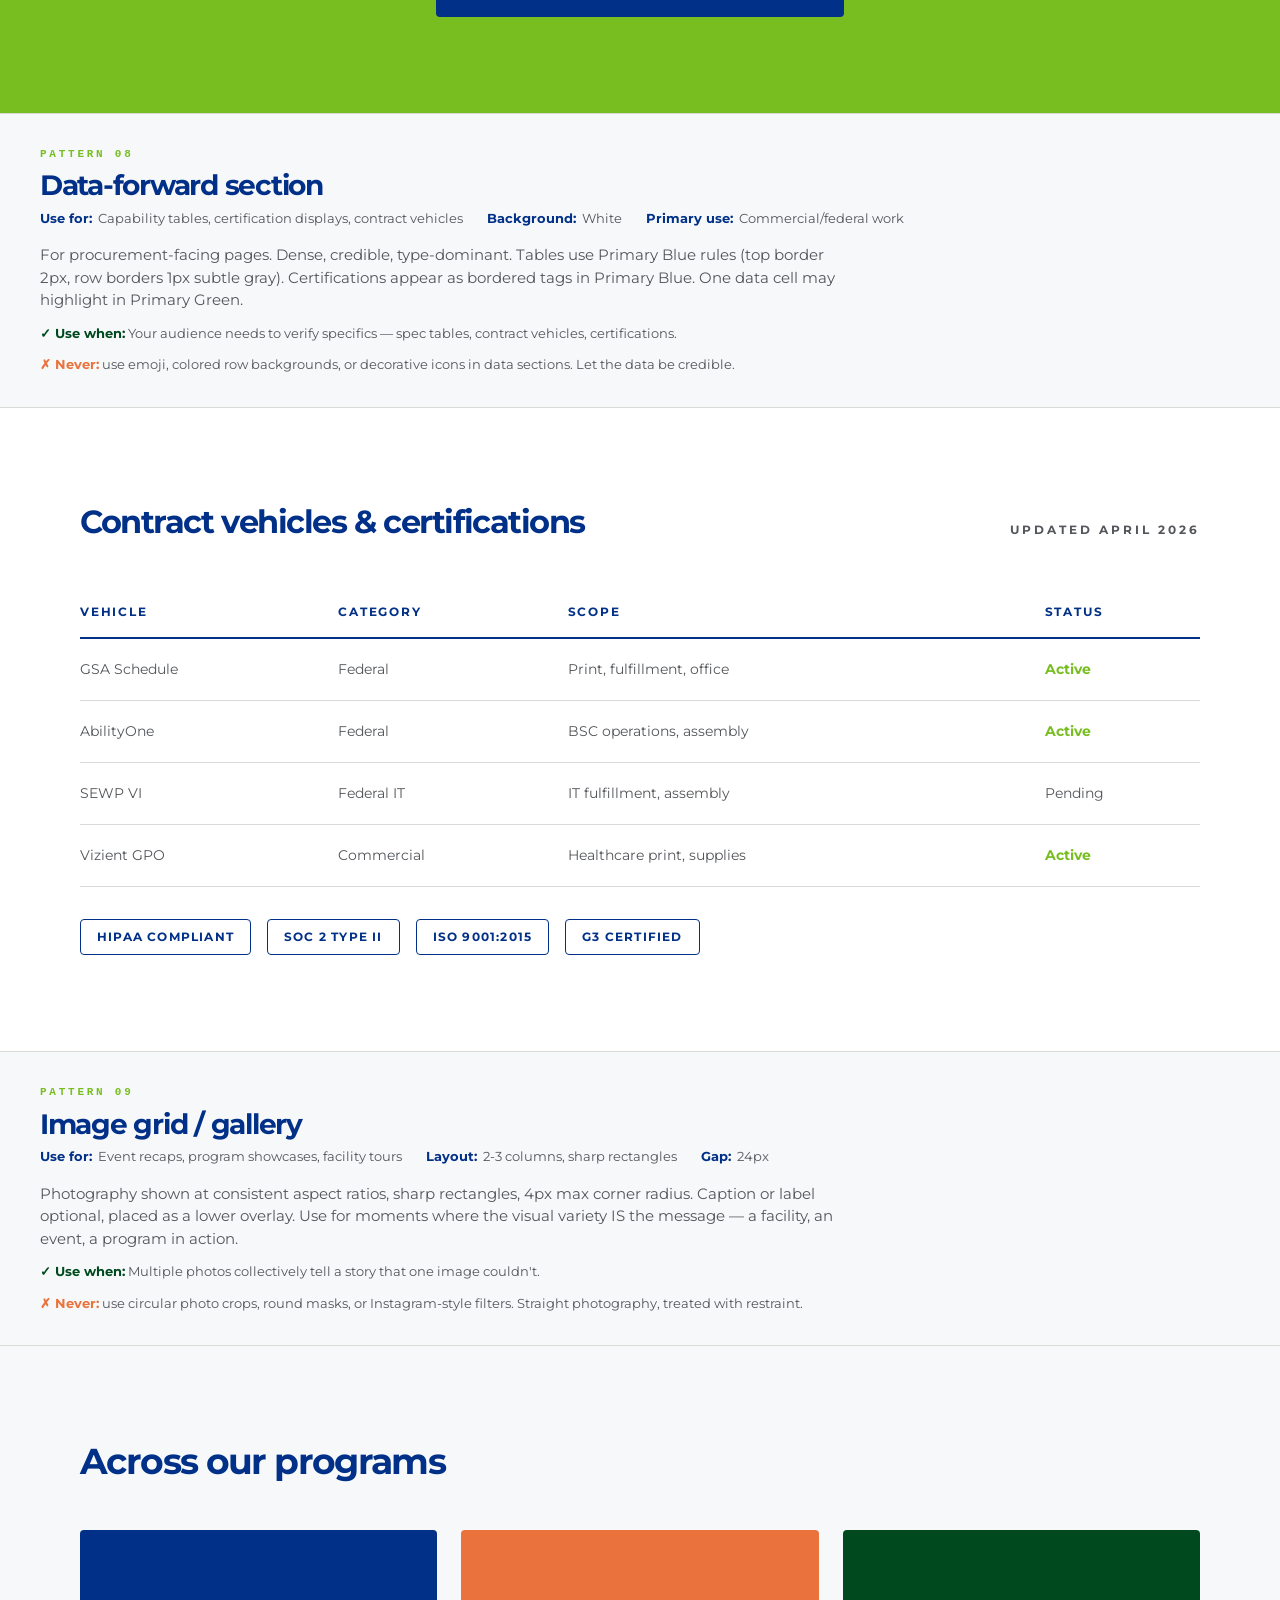
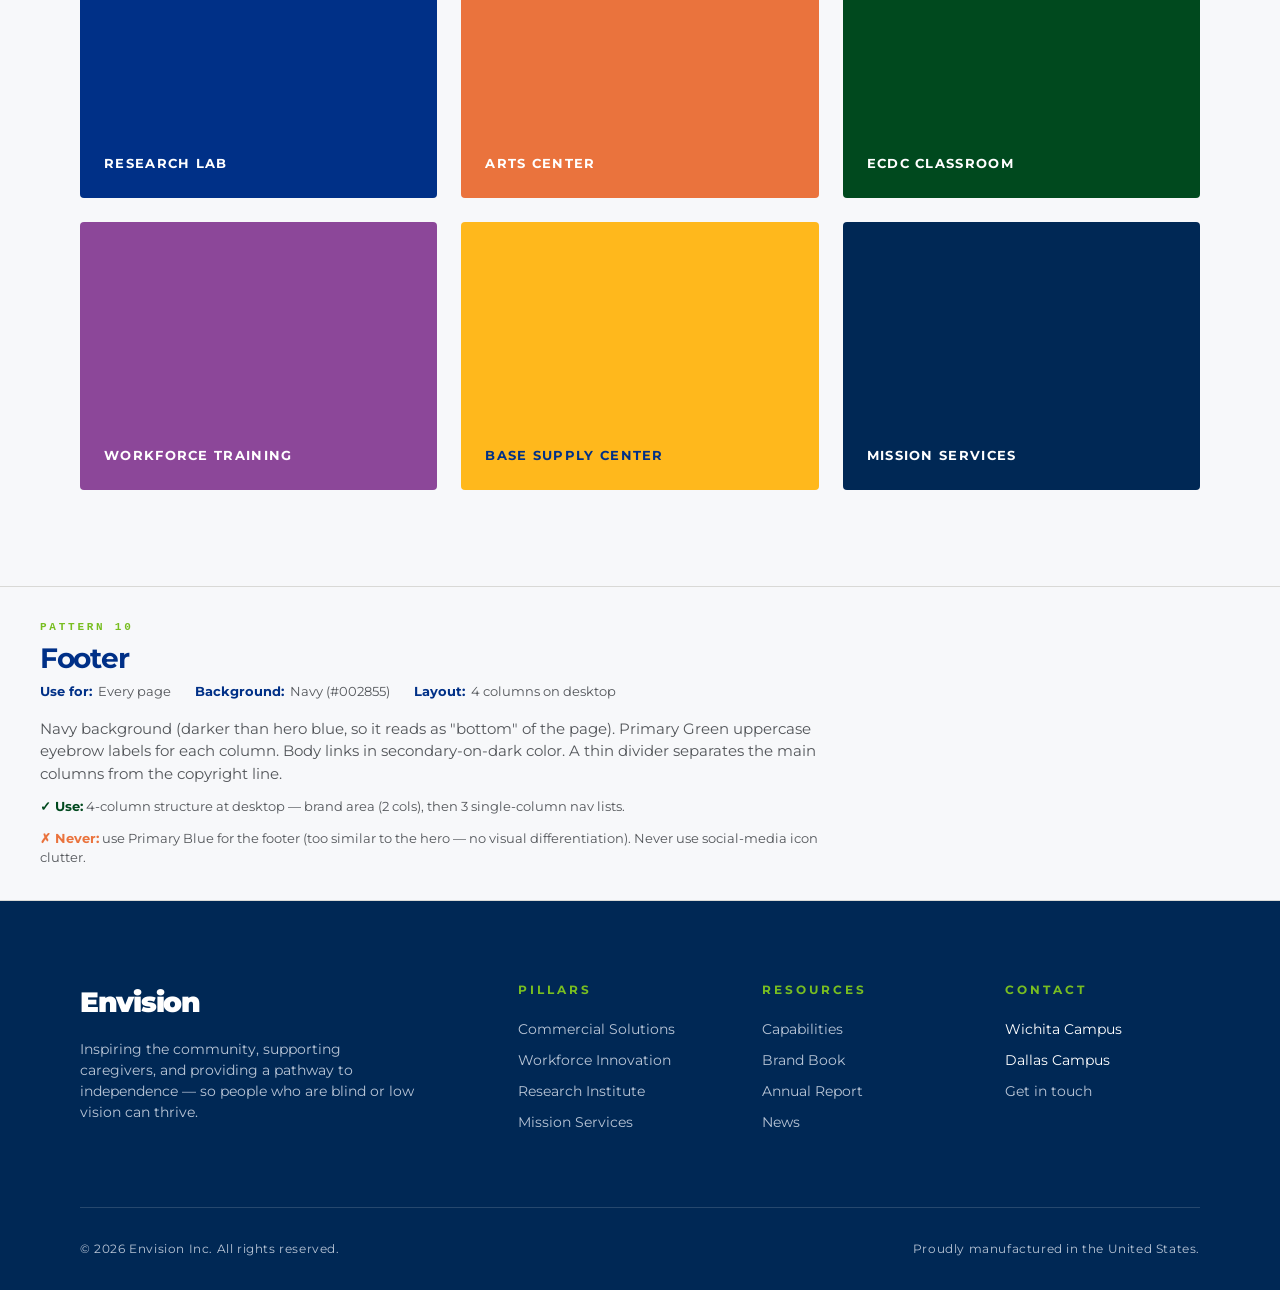
<file: section-patterns.html>
<!DOCTYPE html>
<html lang="en">
<head>
<meta charset="UTF-8">
<meta name="viewport" content="width=device-width, initial-scale=1">
<title>Envision Design System — Section Patterns</title>
<link rel="preconnect" href="https://fonts.googleapis.com">
<link rel="preconnect" href="https://fonts.gstatic.com" crossorigin>
<link href="https://fonts.googleapis.com/css2?family=Montserrat:wght@400;500;600;700;900&display=swap" rel="stylesheet">
<link rel="stylesheet" href="../tokens/envision-tokens.css">
<style>
  * { box-sizing: border-box; margin: 0; padding: 0; }
  html, body {
    font-family: var(--font-family-web);
    font-weight: var(--font-weight-regular);
    color: var(--color-charcoal);
    background: var(--color-white);
    line-height: var(--line-height-body);
    -webkit-font-smoothing: antialiased;
  }

  /* ===== Docs chrome ===== */
  .doc-header {
    background: var(--color-navy);
    color: var(--color-white);
    padding: 48px 40px;
  }
  .doc-header .eyebrow {
    font-size: 12px; font-weight: 700; letter-spacing: 0.25em;
    text-transform: uppercase; color: var(--color-primary-green);
    margin-bottom: 16px;
  }
  .doc-header h1 {
    font-size: 44px; font-weight: 900;
    line-height: 1.1; letter-spacing: -0.045em;
    max-width: 900px;
  }
  .doc-header p {
    max-width: 720px; margin-top: 20px;
    color: #B8C5D6; font-size: 17px;
  }
  .doc-toc {
    background: var(--color-offwhite);
    border-bottom: 1px solid var(--color-border-subtle);
    padding: 24px 40px;
  }
  .doc-toc ol {
    list-style: none; display: grid;
    grid-template-columns: repeat(auto-fill, minmax(260px, 1fr));
    gap: 8px 24px; counter-reset: toc;
    max-width: 1200px; margin: 0 auto;
  }
  .doc-toc li {
    counter-increment: toc; font-size: 14px;
  }
  .doc-toc li::before {
    content: counter(toc, decimal-leading-zero) " — ";
    font-family: var(--font-family-mono); color: var(--color-primary-green);
    font-size: 11px; font-weight: 700;
  }
  .doc-toc a { color: var(--color-primary-blue); text-decoration: none; font-weight: 500; }
  .doc-toc a:hover { text-decoration: underline; }

  /* Annotation blocks between patterns */
  .pattern-note {
    background: var(--color-offwhite);
    padding: 32px 40px;
    border-top: 1px solid var(--color-border-subtle);
    border-bottom: 1px solid var(--color-border-subtle);
  }
  .pattern-note .pattern-number {
    font-family: var(--font-family-mono);
    font-size: 11px; font-weight: 700;
    letter-spacing: 0.25em; text-transform: uppercase;
    color: var(--color-primary-green); margin-bottom: 8px;
  }
  .pattern-note h2 {
    font-size: 28px; font-weight: 700;
    line-height: 1.1; letter-spacing: -0.045em;
    color: var(--color-primary-blue); margin-bottom: 8px;
  }
  .pattern-note .meta {
    display: flex; gap: 24px; flex-wrap: wrap;
    font-size: 13px; color: var(--color-charcoal); margin-bottom: 16px;
  }
  .pattern-note .meta span {
    display: inline-flex; align-items: center; gap: 6px;
  }
  .pattern-note .meta strong {
    font-weight: 700; color: var(--color-primary-blue);
  }
  .pattern-note p { max-width: 800px; font-size: 15px; }
  .pattern-note .use, .pattern-note .dont {
    font-size: 13px; margin-top: 12px;
  }
  .pattern-note .use strong { color: var(--color-forest-green); }
  .pattern-note .dont strong { color: var(--color-terracotta); }

  /* ===== Common helpers ===== */
  .container {
    max-width: 1200px; margin: 0 auto;
    padding-left: 40px; padding-right: 40px;
  }
  @media (max-width: 640px) {
    .container { padding-left: 24px; padding-right: 24px; }
  }

  /* ===== Pattern 1: Hero, type-forward ===== */
  .p1 {
    background: var(--color-primary-blue);
    color: var(--color-white);
    padding: 128px 0;
  }
  .p1 .eyebrow {
    font-size: 12px; font-weight: 700; letter-spacing: 0.25em;
    text-transform: uppercase; color: var(--color-primary-green);
    margin-bottom: 24px;
  }
  .p1 h1 {
    font-size: 72px; font-weight: 900;
    line-height: 1.05; letter-spacing: -0.045em;
    max-width: 900px; margin-bottom: 32px;
  }
  .p1 p {
    font-size: 20px; color: #B8C5D6;
    max-width: 620px; margin-bottom: 48px;
    line-height: 1.5;
  }
  .p1 .btn { display: inline-block; }

  /* ===== Pattern 2: Hero, split ===== */
  .p2 { padding: 128px 0; background: var(--color-white); }
  .p2 .grid {
    display: grid;
    grid-template-columns: 7fr 5fr;
    gap: 64px; align-items: center;
  }
  .p2 .eyebrow {
    font-size: 12px; font-weight: 700; letter-spacing: 0.25em;
    text-transform: uppercase; color: var(--color-primary-green);
    margin-bottom: 20px;
  }
  .p2 h2 {
    font-size: 56px; font-weight: 900;
    line-height: 1.05; letter-spacing: -0.045em;
    color: var(--color-primary-blue); margin-bottom: 24px;
  }
  .p2 p {
    font-size: 18px; color: var(--color-charcoal);
    max-width: 540px; margin-bottom: 40px;
  }
  .p2 .img {
    aspect-ratio: 4/5;
    background: linear-gradient(135deg, #003087 0%, #002855 100%);
    border-radius: 4px;
    display: flex; align-items: flex-end; padding: 32px;
    color: white; font-size: 14px; letter-spacing: 0.15em;
    text-transform: uppercase; opacity: 0.9;
  }
  @media (max-width: 900px) {
    .p2 .grid { grid-template-columns: 1fr; gap: 40px; }
    .p2 h2 { font-size: 36px; }
  }

  /* ===== Pattern 3: Stat block ===== */
  .p3 { padding: 96px 0; background: var(--color-offwhite); }
  .p3 .header { text-align: center; max-width: 720px; margin: 0 auto 64px; }
  .p3 .header h2 {
    font-size: 36px; font-weight: 700;
    line-height: 1.1; letter-spacing: -0.045em;
    color: var(--color-primary-blue); margin-bottom: 16px;
  }
  .p3 .stats {
    display: grid;
    grid-template-columns: repeat(4, 1fr);
    gap: 48px;
  }
  .p3 .stat .num {
    font-size: 64px; font-weight: 900;
    line-height: 1; letter-spacing: -0.045em;
    color: var(--color-primary-blue); margin-bottom: 12px;
  }
  .p3 .stat .num.accent { color: var(--color-primary-green); }
  .p3 .stat .label {
    font-size: 13px; font-weight: 700;
    letter-spacing: 0.1em; text-transform: uppercase;
    color: var(--color-charcoal);
  }
  @media (max-width: 900px) {
    .p3 .stats { grid-template-columns: repeat(2, 1fr); gap: 40px; }
  }

  /* ===== Pattern 4: Feature grid cards ===== */
  .p4 { padding: 96px 0; background: var(--color-white); }
  .p4 .header { max-width: 720px; margin-bottom: 64px; }
  .p4 .eyebrow {
    font-size: 12px; font-weight: 700; letter-spacing: 0.25em;
    text-transform: uppercase; color: var(--color-primary-green);
    margin-bottom: 16px;
  }
  .p4 h2 {
    font-size: 36px; font-weight: 700;
    line-height: 1.1; letter-spacing: -0.045em;
    color: var(--color-primary-blue);
  }
  .p4 .grid {
    display: grid;
    grid-template-columns: repeat(3, 1fr);
    gap: 32px;
  }
  .p4 .card {
    padding: 40px 32px;
    background: var(--color-offwhite);
    border-radius: 4px;
    border-top: 3px solid var(--color-primary-blue);
  }
  .p4 .card.accent { border-top-color: var(--color-primary-green); }
  .p4 .card h3 {
    font-size: 22px; font-weight: 700;
    color: var(--color-primary-blue); margin-bottom: 16px;
    letter-spacing: -0.02em; line-height: 1.2;
  }
  .p4 .card p { font-size: 15px; color: var(--color-charcoal); }
  @media (max-width: 900px) {
    .p4 .grid { grid-template-columns: 1fr; gap: 24px; }
  }

  /* ===== Pattern 5: Pull quote ===== */
  .p5 { padding: 128px 0; background: var(--color-white); text-align: center; }
  .p5 .quote {
    font-size: 36px; font-weight: 700;
    line-height: 1.25; letter-spacing: -0.02em;
    color: var(--color-primary-blue);
    max-width: 900px; margin: 0 auto 32px;
  }
  .p5 .attribution {
    font-size: 14px; font-weight: 700;
    color: var(--color-charcoal);
    letter-spacing: 0.05em; text-transform: uppercase;
  }
  .p5 .attribution .name { color: var(--color-primary-blue); }
  @media (max-width: 900px) { .p5 .quote { font-size: 26px; } }

  /* ===== Pattern 6: Pillar section ===== */
  .p6 { padding: 128px 0; background: var(--color-white); }
  .p6 .grid {
    display: grid; grid-template-columns: 1fr 1fr; gap: 80px;
    align-items: center;
  }
  .p6 .eyebrow {
    font-size: 12px; font-weight: 700; letter-spacing: 0.5em;
    text-transform: uppercase; color: var(--color-primary-green);
    margin-bottom: 20px;
  }
  .p6 h2 {
    font-size: 44px; font-weight: 900;
    line-height: 1.05; letter-spacing: -0.045em;
    color: var(--color-primary-blue); margin-bottom: 24px;
  }
  .p6 p {
    font-size: 17px; color: var(--color-charcoal);
    margin-bottom: 32px;
  }
  .p6 .visual {
    aspect-ratio: 1;
    background: var(--color-goldenrod);
    border-radius: 4px;
    display: flex; align-items: center; justify-content: center;
    color: var(--color-primary-blue);
    font-size: 72px; font-weight: 900; letter-spacing: -0.045em;
  }
  @media (max-width: 900px) {
    .p6 .grid { grid-template-columns: 1fr; gap: 40px; }
    .p6 h2 { font-size: 32px; }
  }

  /* ===== Pattern 7: Full-width callout ===== */
  .p7 {
    background: var(--color-primary-green);
    padding: 96px 0;
    text-align: center;
  }
  .p7 h2 {
    font-size: 44px; font-weight: 900;
    line-height: 1.05; letter-spacing: -0.045em;
    color: var(--color-primary-blue);
    max-width: 800px; margin: 0 auto 32px;
  }
  .p7 .btn { display: inline-block; }

  /* ===== Pattern 8: Data-forward ===== */
  .p8 { padding: 96px 0; background: var(--color-white); }
  .p8 .header { margin-bottom: 48px; display: flex; justify-content: space-between; align-items: end; flex-wrap: wrap; gap: 24px; }
  .p8 .header h2 {
    font-size: 32px; font-weight: 700;
    letter-spacing: -0.045em; color: var(--color-primary-blue);
    line-height: 1.1;
  }
  .p8 .header .small {
    font-size: 12px; font-weight: 700;
    letter-spacing: 0.25em; text-transform: uppercase;
    color: var(--color-charcoal);
  }
  .p8 table {
    width: 100%; border-collapse: collapse;
    font-size: 14px;
  }
  .p8 th {
    text-align: left; padding: 16px 0;
    border-bottom: 2px solid var(--color-primary-blue);
    font-size: 12px; font-weight: 700;
    letter-spacing: 0.15em; text-transform: uppercase;
    color: var(--color-primary-blue);
  }
  .p8 td {
    padding: 20px 0;
    border-bottom: 1px solid var(--color-border-subtle);
    color: var(--color-charcoal);
  }
  .p8 td.highlight { color: var(--color-primary-green); font-weight: 700; }
  .p8 .certs {
    display: flex; gap: 16px; flex-wrap: wrap; margin-top: 32px;
  }
  .p8 .cert {
    border: 1px solid var(--color-primary-blue);
    color: var(--color-primary-blue);
    padding: 8px 16px; border-radius: 4px;
    font-size: 12px; font-weight: 700;
    letter-spacing: 0.1em; text-transform: uppercase;
  }

  /* ===== Pattern 9: Image grid ===== */
  .p9 { padding: 96px 0; background: var(--color-offwhite); }
  .p9 h2 {
    font-size: 36px; font-weight: 700;
    letter-spacing: -0.045em; color: var(--color-primary-blue);
    margin-bottom: 48px; line-height: 1.1;
  }
  .p9 .grid {
    display: grid;
    grid-template-columns: repeat(3, 1fr);
    gap: 24px;
  }
  .p9 .img {
    aspect-ratio: 4/3;
    border-radius: 4px;
    display: flex; align-items: flex-end; padding: 24px;
    color: white; font-size: 13px; font-weight: 700;
    letter-spacing: 0.1em; text-transform: uppercase;
  }
  .p9 .img:nth-child(1) { background: var(--color-primary-blue); }
  .p9 .img:nth-child(2) { background: var(--color-terracotta); }
  .p9 .img:nth-child(3) { background: var(--color-forest-green); }
  .p9 .img:nth-child(4) { background: var(--color-violet); }
  .p9 .img:nth-child(5) { background: var(--color-goldenrod); color: var(--color-primary-blue); }
  .p9 .img:nth-child(6) { background: var(--color-navy); }
  @media (max-width: 900px) { .p9 .grid { grid-template-columns: 1fr 1fr; } }

  /* ===== Pattern 10: Footer ===== */
  .p10 {
    background: var(--color-navy);
    color: var(--color-white);
    padding: 80px 0 32px;
  }
  .p10 .grid {
    display: grid;
    grid-template-columns: 2fr 1fr 1fr 1fr;
    gap: 48px; margin-bottom: 64px;
  }
  .p10 .brand-name {
    font-size: 28px; font-weight: 900;
    letter-spacing: -0.045em; margin-bottom: 16px;
  }
  .p10 .tagline {
    font-size: 14px; color: #B8C5D6; max-width: 340px;
  }
  .p10 h4 {
    font-size: 12px; font-weight: 700;
    letter-spacing: 0.25em; text-transform: uppercase;
    color: var(--color-primary-green); margin-bottom: 20px;
  }
  .p10 ul { list-style: none; }
  .p10 ul li { margin-bottom: 10px; font-size: 14px; }
  .p10 ul li a { color: #B8C5D6; text-decoration: none; }
  .p10 ul li a:hover { color: var(--color-white); }
  .p10 .bottom {
    padding-top: 32px;
    border-top: 1px solid rgba(255,255,255,0.15);
    display: flex; justify-content: space-between;
    font-size: 12px; color: #B8C5D6;
    letter-spacing: 0.05em;
  }
  @media (max-width: 900px) {
    .p10 .grid { grid-template-columns: 1fr 1fr; }
  }

  /* Universal buttons */
  .btn {
    display: inline-block;
    font-size: 14px; font-weight: 700;
    letter-spacing: 0.25em; text-transform: uppercase;
    padding: 18px 36px;
    border-radius: 4px;
    text-decoration: none;
    transition: background 0.15s ease;
  }
  .btn.primary { background: var(--color-primary-green); color: var(--color-white); }
  .btn.primary:hover { background: #5E9A18; }
  .btn.secondary { background: var(--color-primary-blue); color: var(--color-white); }
  .btn.secondary:hover { background: var(--color-navy); }
  .btn.on-green { background: var(--color-primary-blue); color: var(--color-white); }
  .btn.ghost-on-dark {
    background: transparent; color: var(--color-white);
    border: 1.5px solid var(--color-white);
  }
  .btn.ghost-on-dark:hover { background: var(--color-white); color: var(--color-primary-blue); }
</style>
</head>
<body>

<header class="doc-header">
  <div class="eyebrow">Envision Design System · Layout Gallery</div>
  <h1>Section Patterns — Ten Building Blocks That Make an Envision Page</h1>
  <p>Most Envision pages are assembled from these ten section types. Study them, then compose. Each pattern is preceded by a note explaining when to use it, what makes it on-brand, and what breaks it.</p>
</header>

<nav class="doc-toc">
  <ol>
    <li><a href="#p1">Hero, type-forward</a></li>
    <li><a href="#p2">Hero, split with image</a></li>
    <li><a href="#p3">Stat block (3-4 column)</a></li>
    <li><a href="#p4">Feature grid — cards</a></li>
    <li><a href="#p5">Pull quote / testimonial</a></li>
    <li><a href="#p6">Pillar / program section</a></li>
    <li><a href="#p7">Full-width callout</a></li>
    <li><a href="#p8">Data-forward section</a></li>
    <li><a href="#p9">Image grid / gallery</a></li>
    <li><a href="#p10">Footer</a></li>
  </ol>
</nav>

<!-- ============= PATTERN 1 ============= -->
<div class="pattern-note">
  <div class="pattern-number">Pattern 01</div>
  <h2>Hero, type-forward</h2>
  <div class="meta">
    <span><strong>Use for:</strong> Commercial sales pages, B2B landing pages, federal work</span>
    <span><strong>Background:</strong> Solid Primary Blue</span>
    <span><strong>Height:</strong> 128-160px vertical padding</span>
  </div>
  <p>The most Envision-looking hero. Type does all the work. No image, no illustration, no gradient — just big confident typography on solid navy or primary blue, a supporting subline, and a single CTA. Green shows up twice: the eyebrow and the button.</p>
  <p class="use"><strong>✓ Use when:</strong> You need enterprise credibility. When photography isn't available. When the headline is the message and nothing else matters.</p>
  <p class="dont"><strong>✗ Never:</strong> add drop shadows, gradient overlays, decorative lines, or illustrations. Let the type stand alone.</p>
</div>
<section class="p1" id="p1">
  <div class="container">
    <div class="eyebrow">Corporate Capabilities</div>
    <h1>Enterprise-grade manufacturing, on time, at spec.</h1>
    <p>Print, fulfillment, contact center, and assembly operations serving Fortune 500 and government buyers across industries.</p>
    <a href="#" class="btn primary">Schedule a Conversation</a>
  </div>
</section>

<!-- ============= PATTERN 2 ============= -->
<div class="pattern-note">
  <div class="pattern-number">Pattern 02</div>
  <h2>Hero, split (type + image)</h2>
  <div class="meta">
    <span><strong>Use for:</strong> Program pages, mission-forward landing pages</span>
    <span><strong>Layout:</strong> 7/5 grid, content left, image right</span>
    <span><strong>Height:</strong> 128px vertical padding</span>
  </div>
  <p>The workhorse of mission and program pages. Content and image share the hero. Photography goes on the right at a 4:5 vertical aspect ratio, showing a person in action. The image never gets a rounded mask or decorative overlay. Sharp corners, sharp edges.</p>
  <p class="use"><strong>✓ Use when:</strong> A person or moment is central to the story. Program pages, pillar pages, donor-facing work.</p>
  <p class="dont"><strong>✗ Never:</strong> use generic stock photography. Never apply a circular crop. Never let the image outweigh the headline visually.</p>
</div>
<section class="p2" id="p2">
  <div class="container">
    <div class="grid">
      <div>
        <div class="eyebrow">Envision Vision Rehabilitation Center</div>
        <h2>You don't have to figure this out alone.</h2>
        <p>Clinical low vision evaluations, assistive technology training, and independent living skills programs — all designed around what you actually need to live fully.</p>
        <a href="#" class="btn secondary">Request an Evaluation</a>
      </div>
      <div class="img">[Photo: client with clinician]</div>
    </div>
  </div>
</section>

<!-- ============= PATTERN 3 ============= -->
<div class="pattern-note">
  <div class="pattern-number">Pattern 03</div>
  <h2>Stat block (3-4 column)</h2>
  <div class="meta">
    <span><strong>Use for:</strong> Capability proof points, impact summaries, by-the-numbers blocks</span>
    <span><strong>Layout:</strong> 3 or 4 equal columns</span>
    <span><strong>Background:</strong> Off-white or white</span>
  </div>
  <p>Large numbers dominate. Labels are small and uppercase. One stat may use Primary Green to highlight the hero metric. Never more than one green stat — it loses emphasis.</p>
  <p class="use"><strong>✓ Use when:</strong> You have real, verified numbers. Anywhere proof points are stronger than copy.</p>
  <p class="dont"><strong>✗ Never:</strong> make all the numbers green. Never use fake or vague stats ("100s of…", "many…").</p>
</div>
<section class="p3" id="p3">
  <div class="container">
    <div class="header">
      <h2>By the numbers</h2>
    </div>
    <div class="stats">
      <div class="stat"><div class="num">410K</div><div class="label">Square Feet Operations</div></div>
      <div class="stat"><div class="num accent">93%</div><div class="label">On-Time Delivery</div></div>
      <div class="stat"><div class="num">16</div><div class="label">Base Supply Locations</div></div>
      <div class="stat"><div class="num">1933</div><div class="label">Founded in Wichita</div></div>
    </div>
  </div>
</section>

<!-- ============= PATTERN 4 ============= -->
<div class="pattern-note">
  <div class="pattern-number">Pattern 04</div>
  <h2>Feature grid — cards</h2>
  <div class="meta">
    <span><strong>Use for:</strong> Service lists, capability breakdowns, program summaries</span>
    <span><strong>Layout:</strong> 3 columns on desktop, 1 on mobile</span>
    <span><strong>Background:</strong> White; cards on off-white</span>
  </div>
  <p>Cards have a 3px colored top border as the only visual identifier — no drop shadows, no hover lifts, no decorative icons unless content requires them. One card may use the green top border to draw the eye.</p>
  <p class="use"><strong>✓ Use when:</strong> You have 3-6 parallel items of equal importance.</p>
  <p class="dont"><strong>✗ Never:</strong> use more than 6 cards — break into two sections instead. Never use shadows to create depth.</p>
</div>
<section class="p4" id="p4">
  <div class="container">
    <div class="header">
      <div class="eyebrow">Commercial Capabilities</div>
      <h2>What we deliver.</h2>
    </div>
    <div class="grid">
      <div class="card">
        <h3>Print & Fulfillment</h3>
        <p>Enterprise-grade commercial print with integrated fulfillment and on-site warehousing across 410K sq ft.</p>
      </div>
      <div class="card accent">
        <h3>Contact Center</h3>
        <p>HIPAA-compliant inbound and outbound services with live agent and IVR solutions for healthcare and federal clients.</p>
      </div>
      <div class="card">
        <h3>Assembly & Kitting</h3>
        <p>Precision assembly, light manufacturing, and custom kitting operations for medical, retail, and government buyers.</p>
      </div>
    </div>
  </div>
</section>

<!-- ============= PATTERN 5 ============= -->
<div class="pattern-note">
  <div class="pattern-number">Pattern 05</div>
  <h2>Pull quote / testimonial</h2>
  <div class="meta">
    <span><strong>Use for:</strong> Customer quotes, client testimonials, mission-driven moments</span>
    <span><strong>Alignment:</strong> Centered</span>
    <span><strong>Height:</strong> 128px vertical padding minimum</span>
  </div>
  <p>Quote set in Primary Blue at 28-36px, Bold, tight line-height. Attribution in uppercase caption style beneath. Plenty of whitespace — this section only does one thing, let it breathe.</p>
  <p class="use"><strong>✓ Use when:</strong> A direct quote moves the story forward better than description could. For mission-driven pages.</p>
  <p class="dont"><strong>✗ Never:</strong> decorate with quotation marks, scrolls, or illustrations. The white space is the decoration.</p>
</div>
<section class="p5" id="p5">
  <div class="container">
    <p class="quote">"It didn't give me a job. It gave me the skills to go get a job."</p>
    <div class="attribution"><span class="name">Marcus R.</span> &nbsp;·&nbsp; Workforce Readiness Bootcamp Graduate</div>
  </div>
</section>

<!-- ============= PATTERN 6 ============= -->
<div class="pattern-note">
  <div class="pattern-number">Pattern 06</div>
  <h2>Pillar / program section</h2>
  <div class="meta">
    <span><strong>Use for:</strong> Introducing one of the eight program pillars</span>
    <span><strong>Layout:</strong> 1/1 split</span>
    <span><strong>Eyebrow tracking:</strong> 0.5em uppercase</span>
  </div>
  <p>This uses the large-subhead treatment — uppercase at 0.5em tracking — as the eyebrow label, giving each pillar an editorial, magazine-cover feel. The visual can be photography or an accent-color block. Extended palette colors are welcome here to distinguish pillars.</p>
  <p class="use"><strong>✓ Use when:</strong> Introducing a specific pillar (Arts, Research, Workforce, Mission Services, etc.).</p>
  <p class="dont"><strong>✗ Never:</strong> use the same pillar eyebrow tracking on non-pillar sections. It dilutes the pattern.</p>
</div>
<section class="p6" id="p6">
  <div class="container">
    <div class="grid">
      <div>
        <div class="eyebrow">PILLAR · ARTS</div>
        <h2>Creative expression belongs to everyone.</h2>
        <p>The Envision Arts Center is a studio, gallery, and community space where artists who are blind or low vision make, show, and sell their work. Real work. Real artists. Real community.</p>
        <a href="#" class="btn secondary">Visit the Arts Center</a>
      </div>
      <div class="visual">A</div>
    </div>
  </div>
</section>

<!-- ============= PATTERN 7 ============= -->
<div class="pattern-note">
  <div class="pattern-number">Pattern 07</div>
  <h2>Full-width callout</h2>
  <div class="meta">
    <span><strong>Use for:</strong> Pre-footer CTAs, major section breaks</span>
    <span><strong>Background:</strong> Primary Blue, Navy, or Primary Green</span>
    <span><strong>Height:</strong> 96px vertical padding</span>
  </div>
  <p>A full-bleed band of solid color that interrupts the normal page flow. One headline, one CTA. When the background is Primary Green, the headline goes Primary Blue for contrast (one of the eight approved WCAG combinations).</p>
  <p class="use"><strong>✓ Use when:</strong> You want a decisive break before the footer, or to separate major sections with a confident moment.</p>
  <p class="dont"><strong>✗ Never:</strong> use more than one full-width callout per page — they lose impact if repeated.</p>
</div>
<section class="p7" id="p7">
  <div class="container">
    <h2>Ready to see what thriving looks like in your operation?</h2>
    <a href="#" class="btn on-green">Request a Capabilities Brief</a>
  </div>
</section>

<!-- ============= PATTERN 8 ============= -->
<div class="pattern-note">
  <div class="pattern-number">Pattern 08</div>
  <h2>Data-forward section</h2>
  <div class="meta">
    <span><strong>Use for:</strong> Capability tables, certification displays, contract vehicles</span>
    <span><strong>Background:</strong> White</span>
    <span><strong>Primary use:</strong> Commercial/federal work</span>
  </div>
  <p>For procurement-facing pages. Dense, credible, type-dominant. Tables use Primary Blue rules (top border 2px, row borders 1px subtle gray). Certifications appear as bordered tags in Primary Blue. One data cell may highlight in Primary Green.</p>
  <p class="use"><strong>✓ Use when:</strong> Your audience needs to verify specifics — spec tables, contract vehicles, certifications.</p>
  <p class="dont"><strong>✗ Never:</strong> use emoji, colored row backgrounds, or decorative icons in data sections. Let the data be credible.</p>
</div>
<section class="p8" id="p8">
  <div class="container">
    <div class="header">
      <h2>Contract vehicles & certifications</h2>
      <div class="small">Updated April 2026</div>
    </div>
    <table>
      <thead><tr><th>Vehicle</th><th>Category</th><th>Scope</th><th>Status</th></tr></thead>
      <tbody>
        <tr><td>GSA Schedule</td><td>Federal</td><td>Print, fulfillment, office</td><td class="highlight">Active</td></tr>
        <tr><td>AbilityOne</td><td>Federal</td><td>BSC operations, assembly</td><td class="highlight">Active</td></tr>
        <tr><td>SEWP VI</td><td>Federal IT</td><td>IT fulfillment, assembly</td><td>Pending</td></tr>
        <tr><td>Vizient GPO</td><td>Commercial</td><td>Healthcare print, supplies</td><td class="highlight">Active</td></tr>
      </tbody>
    </table>
    <div class="certs">
      <span class="cert">HIPAA Compliant</span>
      <span class="cert">SOC 2 Type II</span>
      <span class="cert">ISO 9001:2015</span>
      <span class="cert">G3 Certified</span>
    </div>
  </div>
</section>

<!-- ============= PATTERN 9 ============= -->
<div class="pattern-note">
  <div class="pattern-number">Pattern 09</div>
  <h2>Image grid / gallery</h2>
  <div class="meta">
    <span><strong>Use for:</strong> Event recaps, program showcases, facility tours</span>
    <span><strong>Layout:</strong> 2-3 columns, sharp rectangles</span>
    <span><strong>Gap:</strong> 24px</span>
  </div>
  <p>Photography shown at consistent aspect ratios, sharp rectangles, 4px max corner radius. Caption or label optional, placed as a lower overlay. Use for moments where the visual variety IS the message — a facility, an event, a program in action.</p>
  <p class="use"><strong>✓ Use when:</strong> Multiple photos collectively tell a story that one image couldn't.</p>
  <p class="dont"><strong>✗ Never:</strong> use circular photo crops, round masks, or Instagram-style filters. Straight photography, treated with restraint.</p>
</div>
<section class="p9" id="p9">
  <div class="container">
    <h2>Across our programs</h2>
    <div class="grid">
      <div class="img">Research Lab</div>
      <div class="img">Arts Center</div>
      <div class="img">ECDC Classroom</div>
      <div class="img">Workforce Training</div>
      <div class="img">Base Supply Center</div>
      <div class="img">Mission Services</div>
    </div>
  </div>
</section>

<!-- ============= PATTERN 10 ============= -->
<div class="pattern-note">
  <div class="pattern-number">Pattern 10</div>
  <h2>Footer</h2>
  <div class="meta">
    <span><strong>Use for:</strong> Every page</span>
    <span><strong>Background:</strong> Navy (#002855)</span>
    <span><strong>Layout:</strong> 4 columns on desktop</span>
  </div>
  <p>Navy background (darker than hero blue, so it reads as "bottom" of the page). Primary Green uppercase eyebrow labels for each column. Body links in secondary-on-dark color. A thin divider separates the main columns from the copyright line.</p>
  <p class="use"><strong>✓ Use:</strong> 4-column structure at desktop — brand area (2 cols), then 3 single-column nav lists.</p>
  <p class="dont"><strong>✗ Never:</strong> use Primary Blue for the footer (too similar to the hero — no visual differentiation). Never use social-media icon clutter.</p>
</div>
<footer class="p10" id="p10">
  <div class="container">
    <div class="grid">
      <div>
        <div class="brand-name">Envision</div>
        <p class="tagline">Inspiring the community, supporting caregivers, and providing a pathway to independence — so people who are blind or low vision can thrive.</p>
      </div>
      <div>
        <h4>Pillars</h4>
        <ul>
          <li><a href="#">Commercial Solutions</a></li>
          <li><a href="#">Workforce Innovation</a></li>
          <li><a href="#">Research Institute</a></li>
          <li><a href="#">Mission Services</a></li>
        </ul>
      </div>
      <div>
        <h4>Resources</h4>
        <ul>
          <li><a href="#">Capabilities</a></li>
          <li><a href="#">Brand Book</a></li>
          <li><a href="#">Annual Report</a></li>
          <li><a href="#">News</a></li>
        </ul>
      </div>
      <div>
        <h4>Contact</h4>
        <ul>
          <li>Wichita Campus</li>
          <li>Dallas Campus</li>
          <li><a href="#">Get in touch</a></li>
        </ul>
      </div>
    </div>
    <div class="bottom">
      <div>© 2026 Envision Inc. All rights reserved.</div>
      <div>Proudly manufactured in the United States.</div>
    </div>
  </div>
</footer>

</body>
</html>
</file>
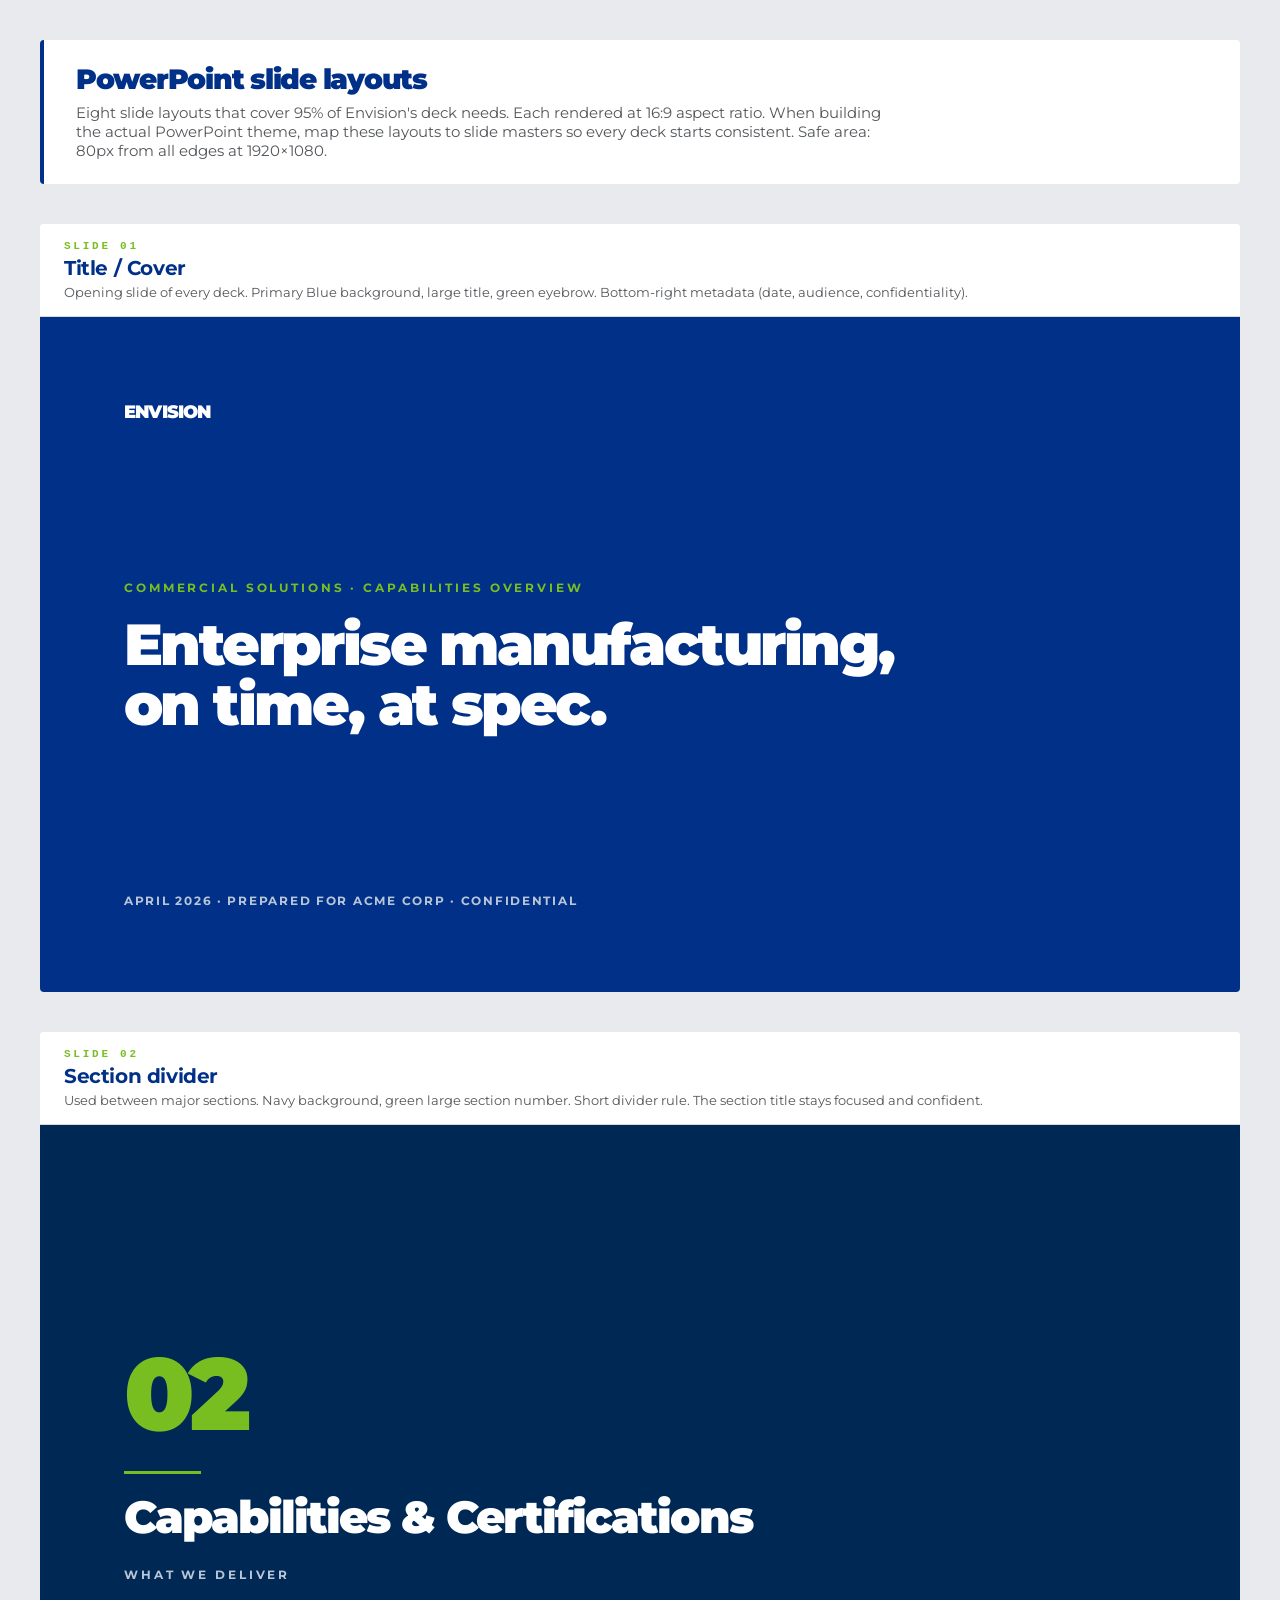
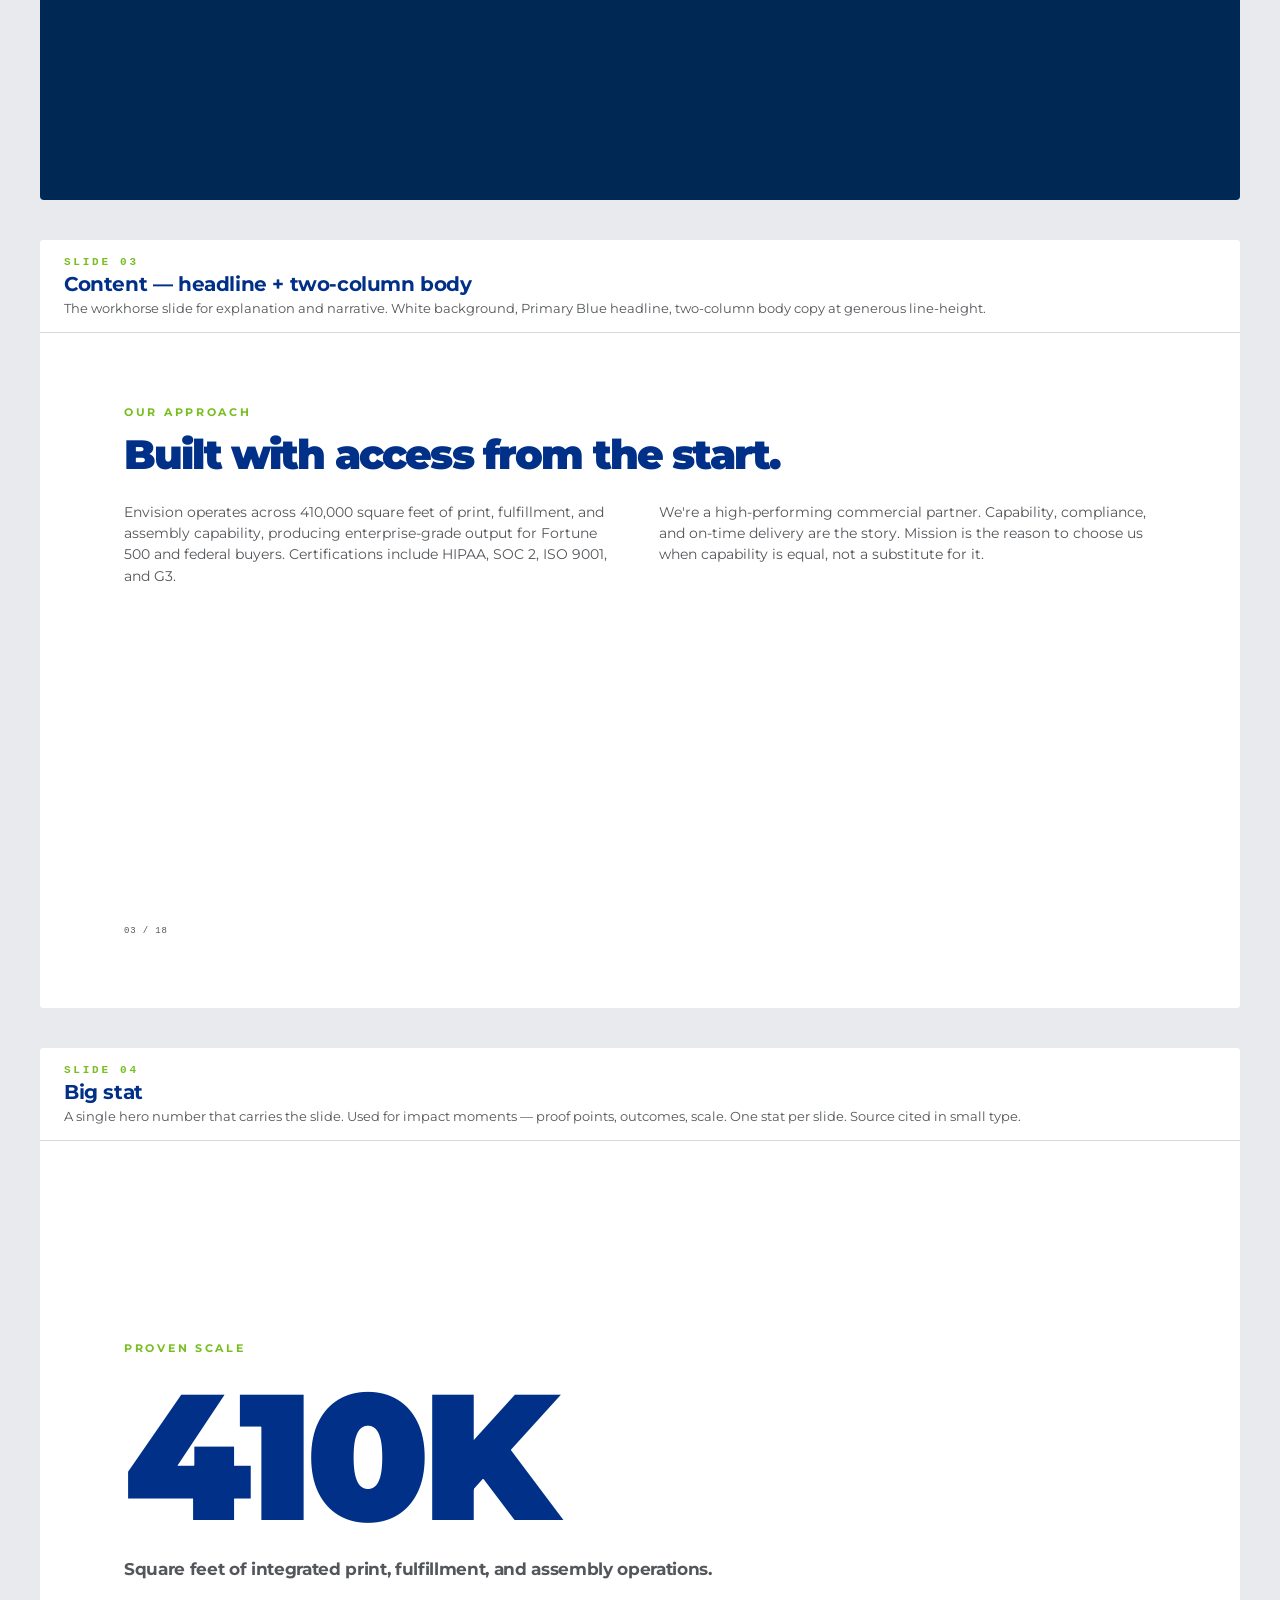
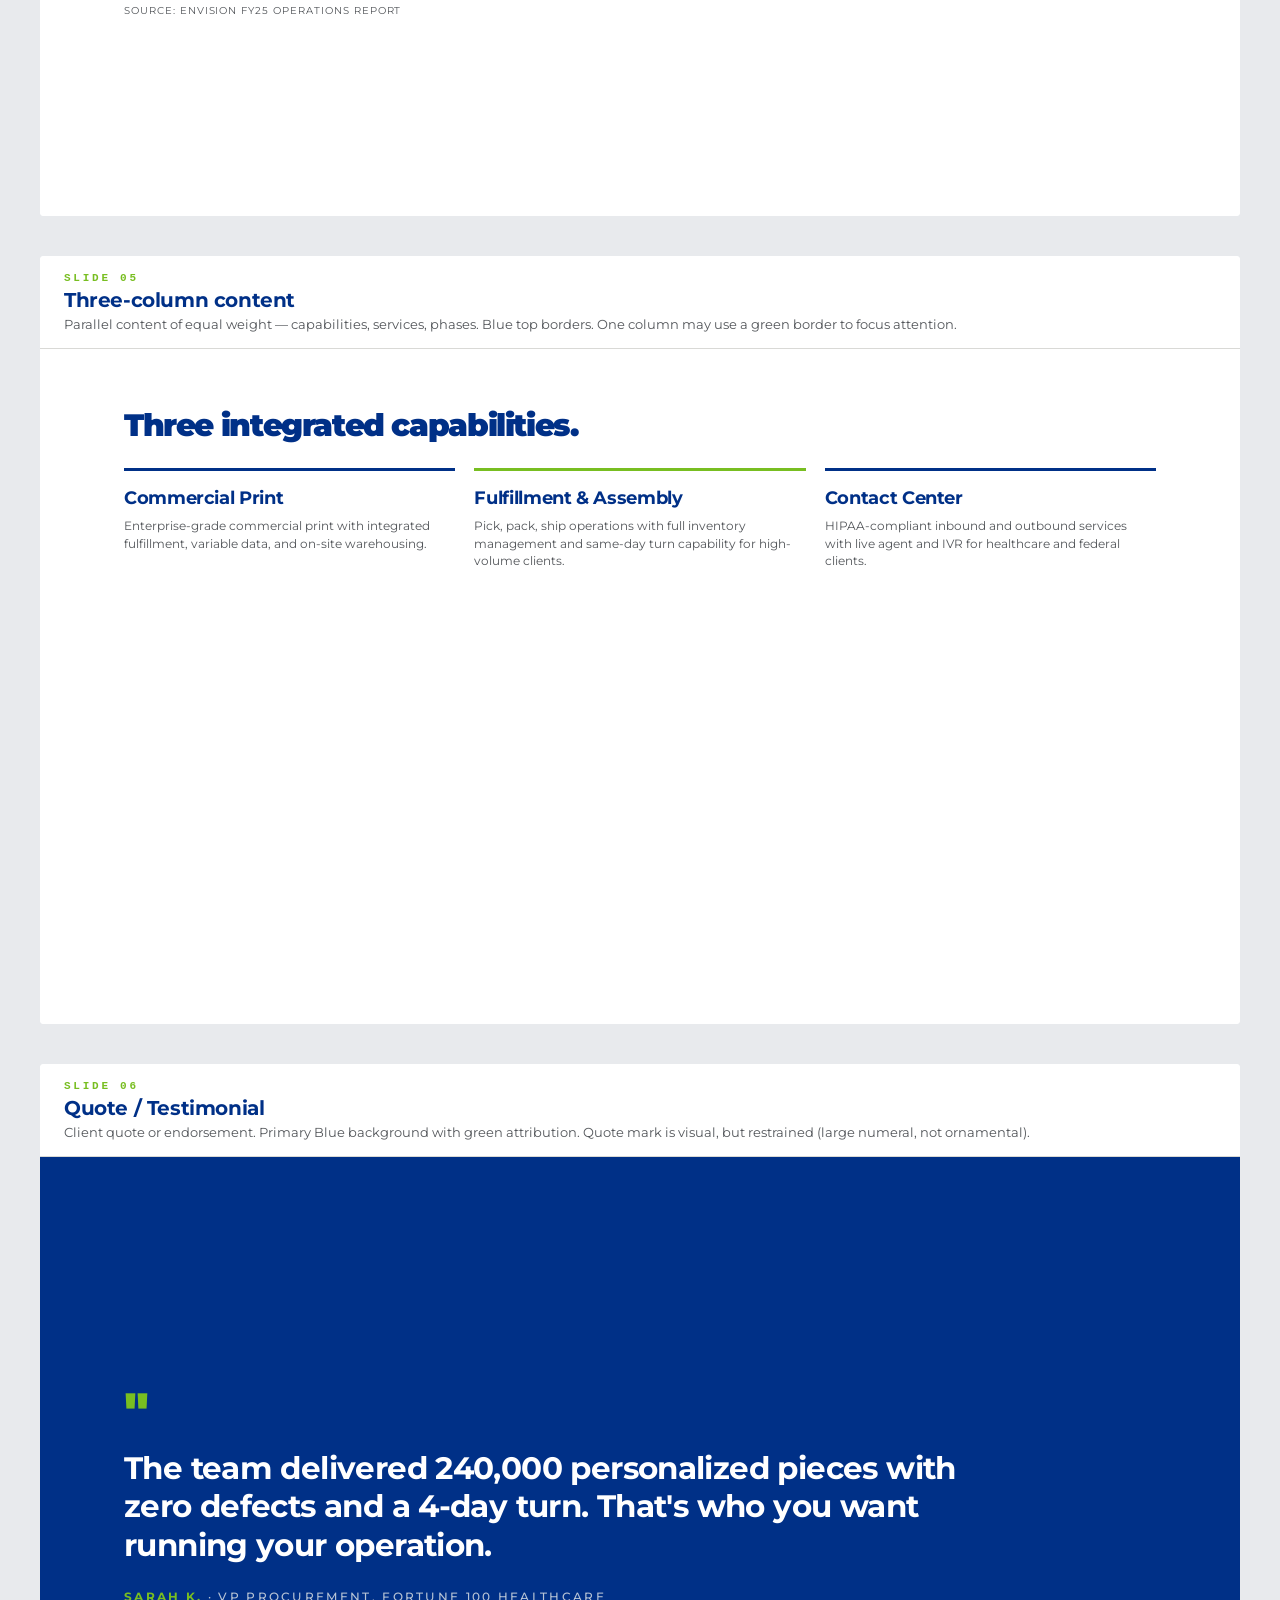
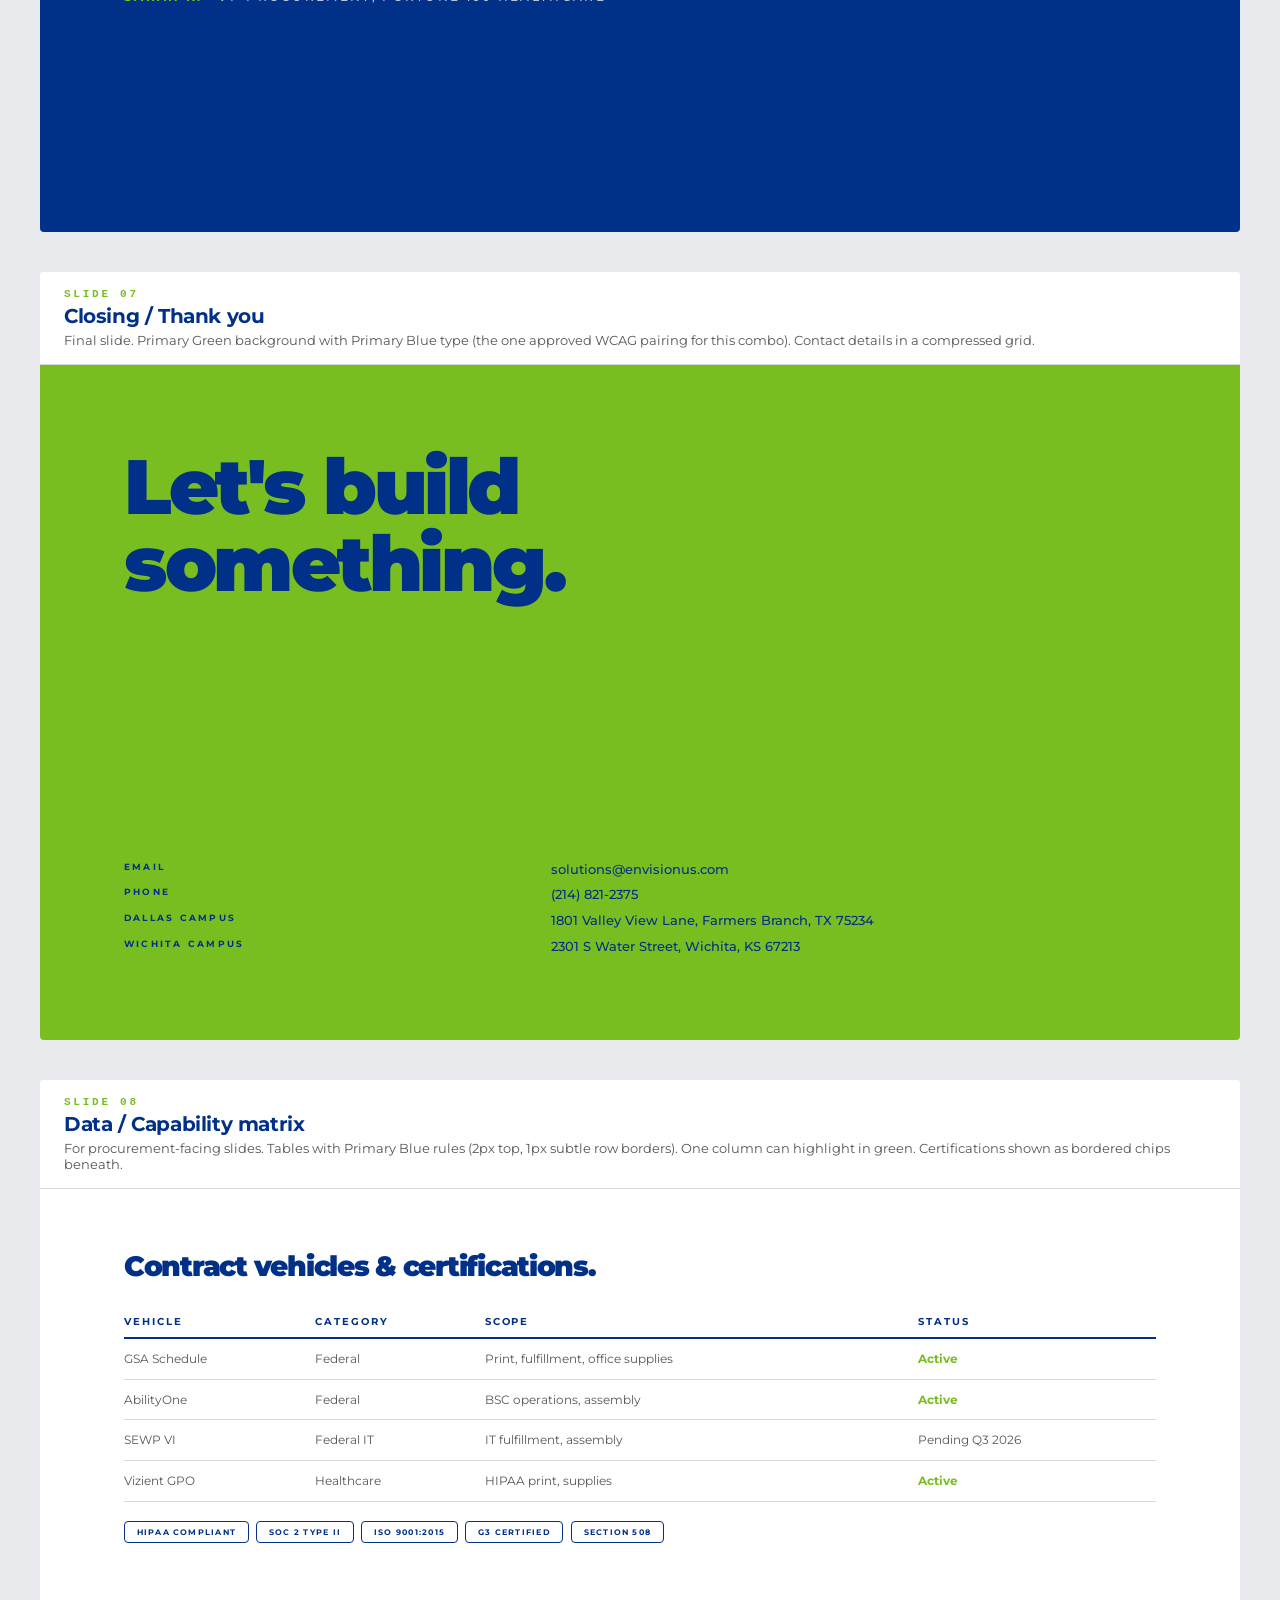
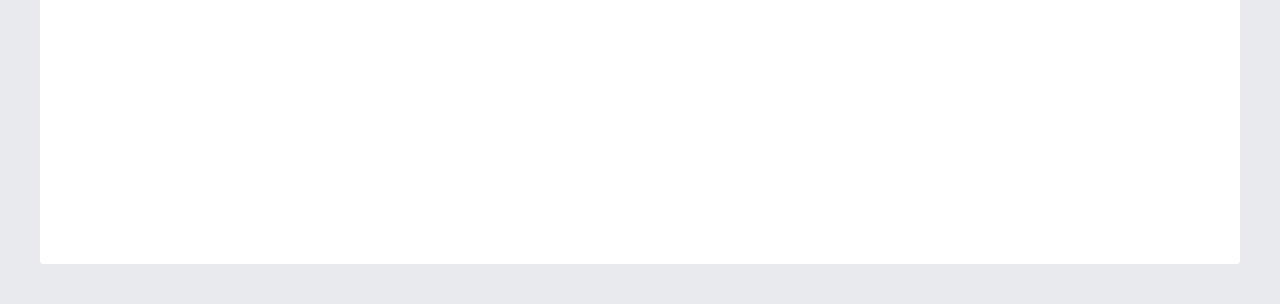
<file: slide-layouts.html>
<!DOCTYPE html>
<html lang="en">
<head>
<meta charset="UTF-8">
<meta name="viewport" content="width=device-width, initial-scale=1">
<title>Envision Slide Layouts — PowerPoint Reference</title>
<link rel="preconnect" href="https://fonts.googleapis.com">
<link rel="preconnect" href="https://fonts.gstatic.com" crossorigin>
<link href="https://fonts.googleapis.com/css2?family=Montserrat:wght@400;500;600;700;900&display=swap" rel="stylesheet">
<link rel="stylesheet" href="../tokens/envision-tokens.css">
<style>
  * { box-sizing: border-box; margin: 0; padding: 0; }
  body {
    font-family: var(--font-family-web);
    background: #E8EAED;
    padding: 40px;
    color: var(--color-charcoal);
  }
  .doc-intro {
    max-width: 1200px; margin: 0 auto 40px;
    padding: 24px 32px;
    background: var(--color-white);
    border-radius: 4px;
    border-left: 4px solid var(--color-primary-blue);
  }
  .doc-intro h1 {
    font-size: 28px; font-weight: 900;
    letter-spacing: -0.045em; color: var(--color-primary-blue);
    margin-bottom: 8px; line-height: 1.1;
  }
  .doc-intro p { font-size: 15px; max-width: 820px; }

  .slides { max-width: 1200px; margin: 0 auto; display: grid; gap: 40px; }
  .slide-wrap { background: var(--color-white); border-radius: 4px; overflow: hidden; }
  .slide-label {
    padding: 16px 24px;
    background: var(--color-white);
    border-bottom: 1px solid var(--color-border-subtle);
  }
  .slide-label .num {
    font-family: var(--font-family-mono);
    font-size: 11px; font-weight: 700;
    letter-spacing: 0.25em; text-transform: uppercase;
    color: var(--color-primary-green);
    margin-bottom: 4px;
  }
  .slide-label h3 {
    font-size: 20px; font-weight: 700;
    color: var(--color-primary-blue);
    letter-spacing: -0.02em;
  }
  .slide-label p { font-size: 13px; color: var(--color-charcoal); margin-top: 4px; }

  /* Slides rendered at 16:9 */
  .slide {
    aspect-ratio: 16/9;
    position: relative;
    overflow: hidden;
    font-family: var(--font-family-web);
  }

  /* ===== Slide 1: Title / Cover ===== */
  .s1 {
    background: var(--color-primary-blue);
    color: var(--color-white);
    padding: 7% 7%;
    display: flex; flex-direction: column; justify-content: space-between;
  }
  .s1 .top .brand {
    font-size: 1.4vw; font-weight: 900;
    letter-spacing: -0.045em;
  }
  .s1 .middle .eyebrow {
    font-size: 0.9vw; font-weight: 700;
    letter-spacing: 0.25em; text-transform: uppercase;
    color: var(--color-primary-green); margin-bottom: 1.5vw;
  }
  .s1 .middle h1 {
    font-size: 4.5vw; font-weight: 900;
    line-height: 1.05; letter-spacing: -0.045em;
    max-width: 75%;
  }
  .s1 .bottom {
    font-size: 0.9vw; font-weight: 700;
    letter-spacing: 0.15em; text-transform: uppercase;
    color: #B8C5D6;
  }

  /* ===== Slide 2: Section divider ===== */
  .s2 {
    background: var(--color-navy);
    color: var(--color-white);
    padding: 7%;
    display: flex; flex-direction: column; justify-content: center;
  }
  .s2 .number {
    font-size: 8vw; font-weight: 900;
    line-height: 1; letter-spacing: -0.045em;
    color: var(--color-primary-green); margin-bottom: 1vw;
  }
  .s2 .divider {
    height: 3px; width: 6vw; background: var(--color-primary-green);
    margin: 1vw 0 1.5vw;
  }
  .s2 h1 {
    font-size: 3.5vw; font-weight: 900;
    line-height: 1.1; letter-spacing: -0.045em;
    max-width: 70%;
  }
  .s2 .kicker {
    font-size: 0.9vw; font-weight: 700;
    letter-spacing: 0.25em; text-transform: uppercase;
    color: #B8C5D6; margin-top: 2vw;
  }

  /* ===== Slide 3: Content — headline + body ===== */
  .s3 {
    background: var(--color-white);
    padding: 6% 7%;
    display: flex; flex-direction: column;
  }
  .s3 .eyebrow {
    font-size: 0.85vw; font-weight: 700;
    letter-spacing: 0.25em; text-transform: uppercase;
    color: var(--color-primary-green); margin-bottom: 1vw;
  }
  .s3 h1 {
    font-size: 3.2vw; font-weight: 900;
    line-height: 1.1; letter-spacing: -0.045em;
    color: var(--color-primary-blue); max-width: 75%;
    margin-bottom: 2vw;
  }
  .s3 .body-grid {
    display: grid; grid-template-columns: 1fr 1fr; gap: 3vw;
    flex: 1;
  }
  .s3 .body-grid p {
    font-size: 1.1vw; line-height: 1.5;
    color: var(--color-charcoal);
  }
  .s3 .pagination {
    font-family: monospace; font-size: 0.7vw;
    color: var(--color-charcoal); margin-top: auto;
    letter-spacing: 0.1em;
  }

  /* ===== Slide 4: Big stat ===== */
  .s4 {
    background: var(--color-white);
    padding: 6% 7%;
    display: flex; flex-direction: column; justify-content: center;
  }
  .s4 .eyebrow {
    font-size: 0.85vw; font-weight: 700;
    letter-spacing: 0.25em; text-transform: uppercase;
    color: var(--color-primary-green); margin-bottom: 1vw;
  }
  .s4 .stat-num {
    font-size: 14vw; font-weight: 900;
    line-height: 1; letter-spacing: -0.045em;
    color: var(--color-primary-blue);
  }
  .s4 .stat-label {
    font-size: 1.3vw; font-weight: 700;
    color: var(--color-charcoal); margin-top: 1vw;
    max-width: 60%;
    letter-spacing: -0.02em;
  }
  .s4 .source {
    font-size: 0.75vw; color: var(--color-charcoal);
    margin-top: 2vw; letter-spacing: 0.1em; text-transform: uppercase;
  }

  /* ===== Slide 5: 3-column content ===== */
  .s5 {
    background: var(--color-white);
    padding: 5% 7%;
    display: flex; flex-direction: column;
  }
  .s5 h1 {
    font-size: 2.4vw; font-weight: 900;
    letter-spacing: -0.045em; color: var(--color-primary-blue);
    margin-bottom: 2vw; line-height: 1.1;
  }
  .s5 .cols { display: grid; grid-template-columns: repeat(3, 1fr); gap: 1.5vw; flex: 1; }
  .s5 .col {
    border-top: 3px solid var(--color-primary-blue);
    padding-top: 1.2vw;
  }
  .s5 .col.accent { border-top-color: var(--color-primary-green); }
  .s5 .col h3 {
    font-size: 1.4vw; font-weight: 700;
    letter-spacing: -0.02em; color: var(--color-primary-blue);
    margin-bottom: 0.8vw; line-height: 1.2;
  }
  .s5 .col p { font-size: 0.9vw; line-height: 1.5; color: var(--color-charcoal); }

  /* ===== Slide 6: Quote / testimonial ===== */
  .s6 {
    background: var(--color-primary-blue);
    color: var(--color-white);
    padding: 7%;
    display: flex; flex-direction: column; justify-content: center;
  }
  .s6 .mark {
    font-size: 4vw; line-height: 1;
    color: var(--color-primary-green);
    font-weight: 900;
    margin-bottom: 1vw;
  }
  .s6 .quote {
    font-size: 2.4vw; font-weight: 700;
    line-height: 1.25; letter-spacing: -0.02em;
    max-width: 85%;
  }
  .s6 .attribution {
    margin-top: 2vw;
    font-size: 0.9vw; font-weight: 700;
    letter-spacing: 0.2em; text-transform: uppercase;
    color: var(--color-primary-green);
  }
  .s6 .attribution .role {
    color: #B8C5D6; font-weight: 500;
  }

  /* ===== Slide 7: Closing / Thank you ===== */
  .s7 {
    background: var(--color-primary-green);
    color: var(--color-primary-blue);
    padding: 7%;
    display: flex; flex-direction: column; justify-content: space-between;
  }
  .s7 h1 {
    font-size: 6vw; font-weight: 900;
    line-height: 1; letter-spacing: -0.045em;
    max-width: 80%;
  }
  .s7 .contact {
    display: grid; grid-template-columns: auto auto; gap: 0.5vw 2vw;
    font-size: 0.95vw; line-height: 1.5;
  }
  .s7 .contact .label {
    font-size: 0.7vw; font-weight: 700;
    letter-spacing: 0.25em; text-transform: uppercase;
    color: var(--color-primary-blue);
  }
  .s7 .contact .value { font-size: 1vw; font-weight: 500; }

  /* ===== Slide 8: Capability matrix ===== */
  .s8 {
    background: var(--color-white);
    padding: 5% 7%;
    display: flex; flex-direction: column;
  }
  .s8 h1 {
    font-size: 2.2vw; font-weight: 900;
    letter-spacing: -0.045em; color: var(--color-primary-blue);
    margin-bottom: 1.8vw;
  }
  .s8 table {
    width: 100%; border-collapse: collapse; font-size: 0.9vw;
  }
  .s8 th {
    text-align: left; padding: 0.8vw 0;
    border-bottom: 2px solid var(--color-primary-blue);
    font-size: 0.75vw; font-weight: 700;
    letter-spacing: 0.2em; text-transform: uppercase;
    color: var(--color-primary-blue);
  }
  .s8 td {
    padding: 1vw 0;
    border-bottom: 1px solid var(--color-border-subtle);
    color: var(--color-charcoal);
  }
  .s8 td.active { color: var(--color-primary-green); font-weight: 700; }
  .s8 .certs { margin-top: 1.5vw; display: flex; gap: 0.6vw; flex-wrap: wrap; }
  .s8 .cert {
    border: 1px solid var(--color-primary-blue);
    color: var(--color-primary-blue);
    padding: 0.4vw 0.9vw; border-radius: 4px;
    font-size: 0.65vw; font-weight: 700;
    letter-spacing: 0.15em; text-transform: uppercase;
  }
</style>
</head>
<body>

<div class="doc-intro">
  <h1>PowerPoint slide layouts</h1>
  <p>Eight slide layouts that cover 95% of Envision's deck needs. Each rendered at 16:9 aspect ratio. When building the actual PowerPoint theme, map these layouts to slide masters so every deck starts consistent. Safe area: 80px from all edges at 1920×1080.</p>
</div>

<div class="slides">

  <!-- SLIDE 1: Title / Cover -->
  <div class="slide-wrap">
    <div class="slide-label">
      <div class="num">Slide 01</div>
      <h3>Title / Cover</h3>
      <p>Opening slide of every deck. Primary Blue background, large title, green eyebrow. Bottom-right metadata (date, audience, confidentiality).</p>
    </div>
    <div class="slide s1">
      <div class="top"><div class="brand">ENVISION</div></div>
      <div class="middle">
        <div class="eyebrow">Commercial Solutions · Capabilities Overview</div>
        <h1>Enterprise manufacturing, on time, at spec.</h1>
      </div>
      <div class="bottom">April 2026 · Prepared for Acme Corp · Confidential</div>
    </div>
  </div>

  <!-- SLIDE 2: Section divider -->
  <div class="slide-wrap">
    <div class="slide-label">
      <div class="num">Slide 02</div>
      <h3>Section divider</h3>
      <p>Used between major sections. Navy background, green large section number. Short divider rule. The section title stays focused and confident.</p>
    </div>
    <div class="slide s2">
      <div class="number">02</div>
      <div class="divider"></div>
      <h1>Capabilities & Certifications</h1>
      <div class="kicker">WHAT WE DELIVER</div>
    </div>
  </div>

  <!-- SLIDE 3: Standard content -->
  <div class="slide-wrap">
    <div class="slide-label">
      <div class="num">Slide 03</div>
      <h3>Content — headline + two-column body</h3>
      <p>The workhorse slide for explanation and narrative. White background, Primary Blue headline, two-column body copy at generous line-height.</p>
    </div>
    <div class="slide s3">
      <div class="eyebrow">Our Approach</div>
      <h1>Built with access from the start.</h1>
      <div class="body-grid">
        <p>Envision operates across 410,000 square feet of print, fulfillment, and assembly capability, producing enterprise-grade output for Fortune 500 and federal buyers. Certifications include HIPAA, SOC 2, ISO 9001, and G3.</p>
        <p>We're a high-performing commercial partner. Capability, compliance, and on-time delivery are the story. Mission is the reason to choose us when capability is equal, not a substitute for it.</p>
      </div>
      <div class="pagination">03 / 18</div>
    </div>
  </div>

  <!-- SLIDE 4: Big stat -->
  <div class="slide-wrap">
    <div class="slide-label">
      <div class="num">Slide 04</div>
      <h3>Big stat</h3>
      <p>A single hero number that carries the slide. Used for impact moments — proof points, outcomes, scale. One stat per slide. Source cited in small type.</p>
    </div>
    <div class="slide s4">
      <div class="eyebrow">Proven Scale</div>
      <div class="stat-num">410K</div>
      <div class="stat-label">Square feet of integrated print, fulfillment, and assembly operations.</div>
      <div class="source">SOURCE: ENVISION FY25 OPERATIONS REPORT</div>
    </div>
  </div>

  <!-- SLIDE 5: Three-column content -->
  <div class="slide-wrap">
    <div class="slide-label">
      <div class="num">Slide 05</div>
      <h3>Three-column content</h3>
      <p>Parallel content of equal weight — capabilities, services, phases. Blue top borders. One column may use a green border to focus attention.</p>
    </div>
    <div class="slide s5">
      <h1>Three integrated capabilities.</h1>
      <div class="cols">
        <div class="col">
          <h3>Commercial Print</h3>
          <p>Enterprise-grade commercial print with integrated fulfillment, variable data, and on-site warehousing.</p>
        </div>
        <div class="col accent">
          <h3>Fulfillment & Assembly</h3>
          <p>Pick, pack, ship operations with full inventory management and same-day turn capability for high-volume clients.</p>
        </div>
        <div class="col">
          <h3>Contact Center</h3>
          <p>HIPAA-compliant inbound and outbound services with live agent and IVR for healthcare and federal clients.</p>
        </div>
      </div>
    </div>
  </div>

  <!-- SLIDE 6: Quote -->
  <div class="slide-wrap">
    <div class="slide-label">
      <div class="num">Slide 06</div>
      <h3>Quote / Testimonial</h3>
      <p>Client quote or endorsement. Primary Blue background with green attribution. Quote mark is visual, but restrained (large numeral, not ornamental).</p>
    </div>
    <div class="slide s6">
      <div class="mark">"</div>
      <div class="quote">The team delivered 240,000 personalized pieces with zero defects and a 4-day turn. That's who you want running your operation.</div>
      <div class="attribution">Sarah K. <span class="role">· VP Procurement, Fortune 100 Healthcare</span></div>
    </div>
  </div>

  <!-- SLIDE 7: Closing -->
  <div class="slide-wrap">
    <div class="slide-label">
      <div class="num">Slide 07</div>
      <h3>Closing / Thank you</h3>
      <p>Final slide. Primary Green background with Primary Blue type (the one approved WCAG pairing for this combo). Contact details in a compressed grid.</p>
    </div>
    <div class="slide s7">
      <h1>Let's build something.</h1>
      <div class="contact">
        <div class="label">Email</div><div class="value">solutions@envisionus.com</div>
        <div class="label">Phone</div><div class="value">(214) 821-2375</div>
        <div class="label">Dallas Campus</div><div class="value">1801 Valley View Lane, Farmers Branch, TX 75234</div>
        <div class="label">Wichita Campus</div><div class="value">2301 S Water Street, Wichita, KS 67213</div>
      </div>
    </div>
  </div>

  <!-- SLIDE 8: Capability matrix -->
  <div class="slide-wrap">
    <div class="slide-label">
      <div class="num">Slide 08</div>
      <h3>Data / Capability matrix</h3>
      <p>For procurement-facing slides. Tables with Primary Blue rules (2px top, 1px subtle row borders). One column can highlight in green. Certifications shown as bordered chips beneath.</p>
    </div>
    <div class="slide s8">
      <h1>Contract vehicles & certifications.</h1>
      <table>
        <thead><tr><th>Vehicle</th><th>Category</th><th>Scope</th><th>Status</th></tr></thead>
        <tbody>
          <tr><td>GSA Schedule</td><td>Federal</td><td>Print, fulfillment, office supplies</td><td class="active">Active</td></tr>
          <tr><td>AbilityOne</td><td>Federal</td><td>BSC operations, assembly</td><td class="active">Active</td></tr>
          <tr><td>SEWP VI</td><td>Federal IT</td><td>IT fulfillment, assembly</td><td>Pending Q3 2026</td></tr>
          <tr><td>Vizient GPO</td><td>Healthcare</td><td>HIPAA print, supplies</td><td class="active">Active</td></tr>
        </tbody>
      </table>
      <div class="certs">
        <span class="cert">HIPAA Compliant</span>
        <span class="cert">SOC 2 Type II</span>
        <span class="cert">ISO 9001:2015</span>
        <span class="cert">G3 Certified</span>
        <span class="cert">Section 508</span>
      </div>
    </div>
  </div>

</div>

</body>
</html>
</file>
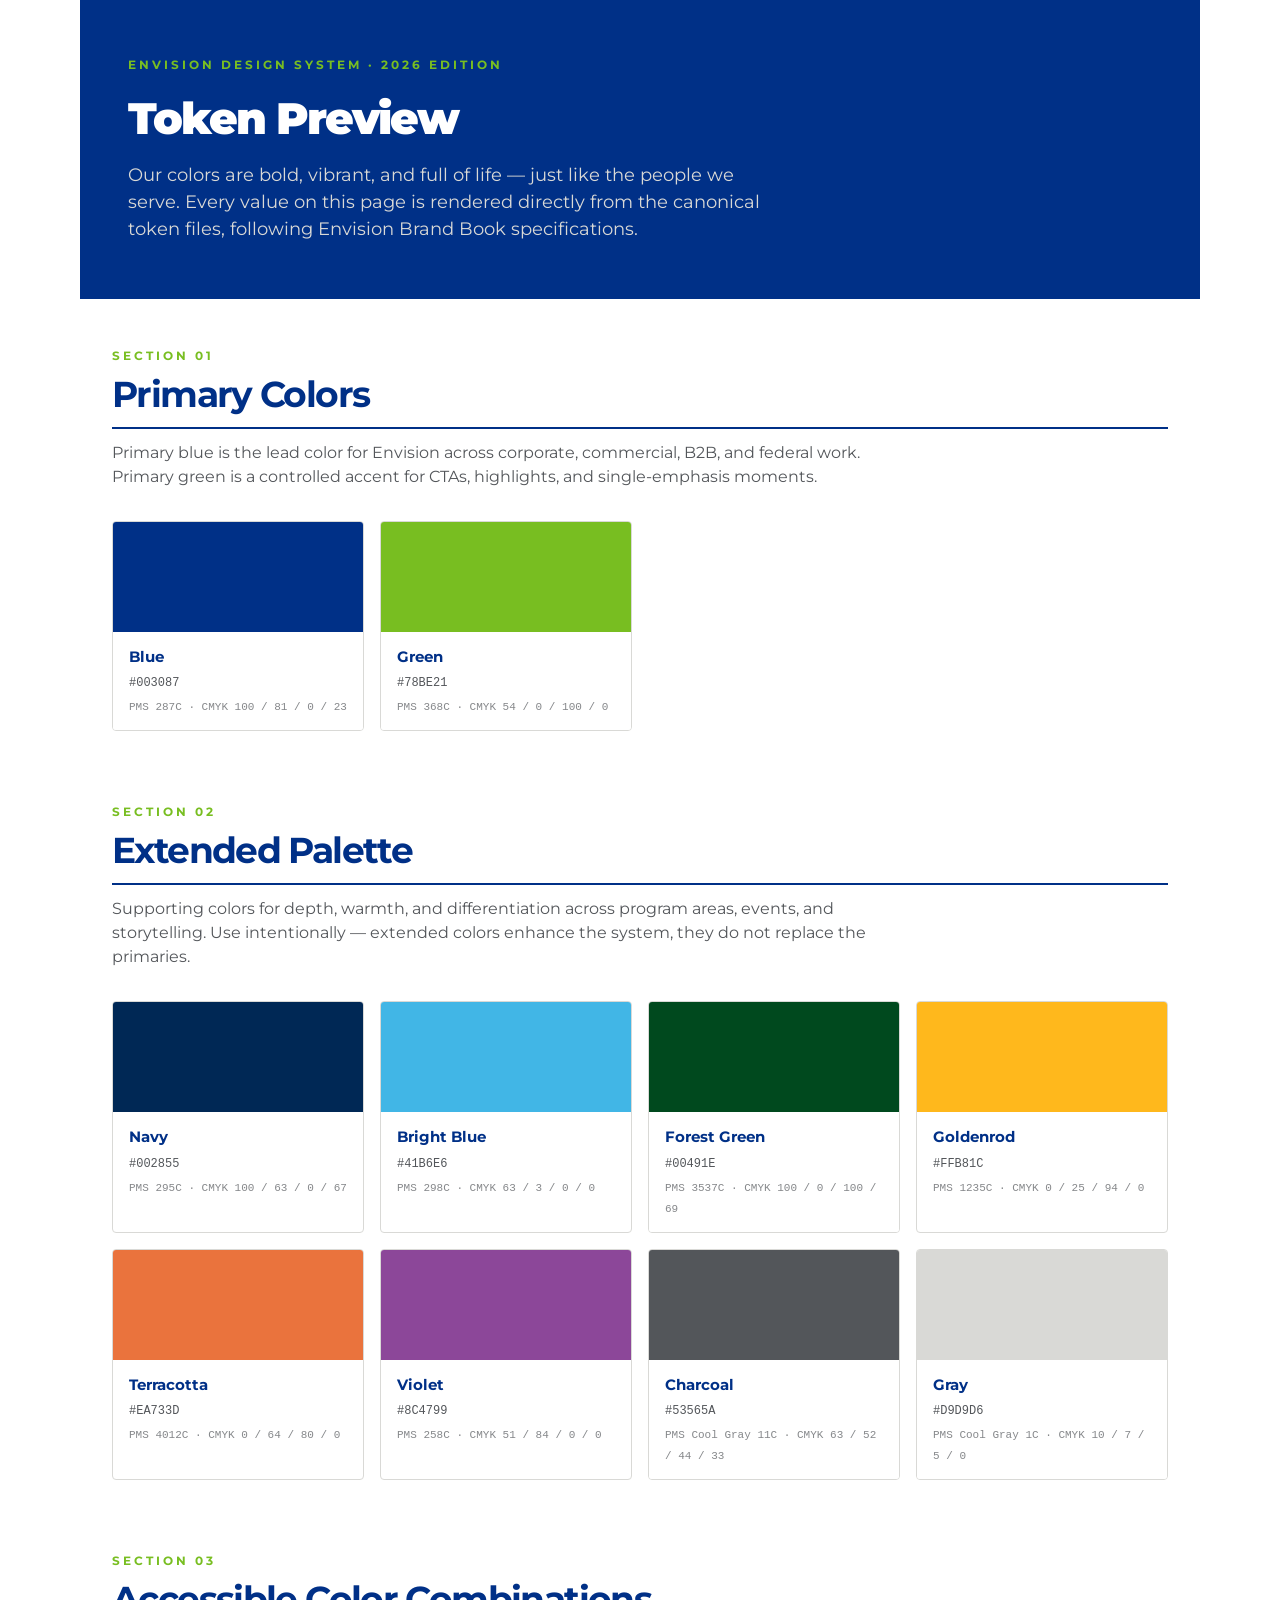
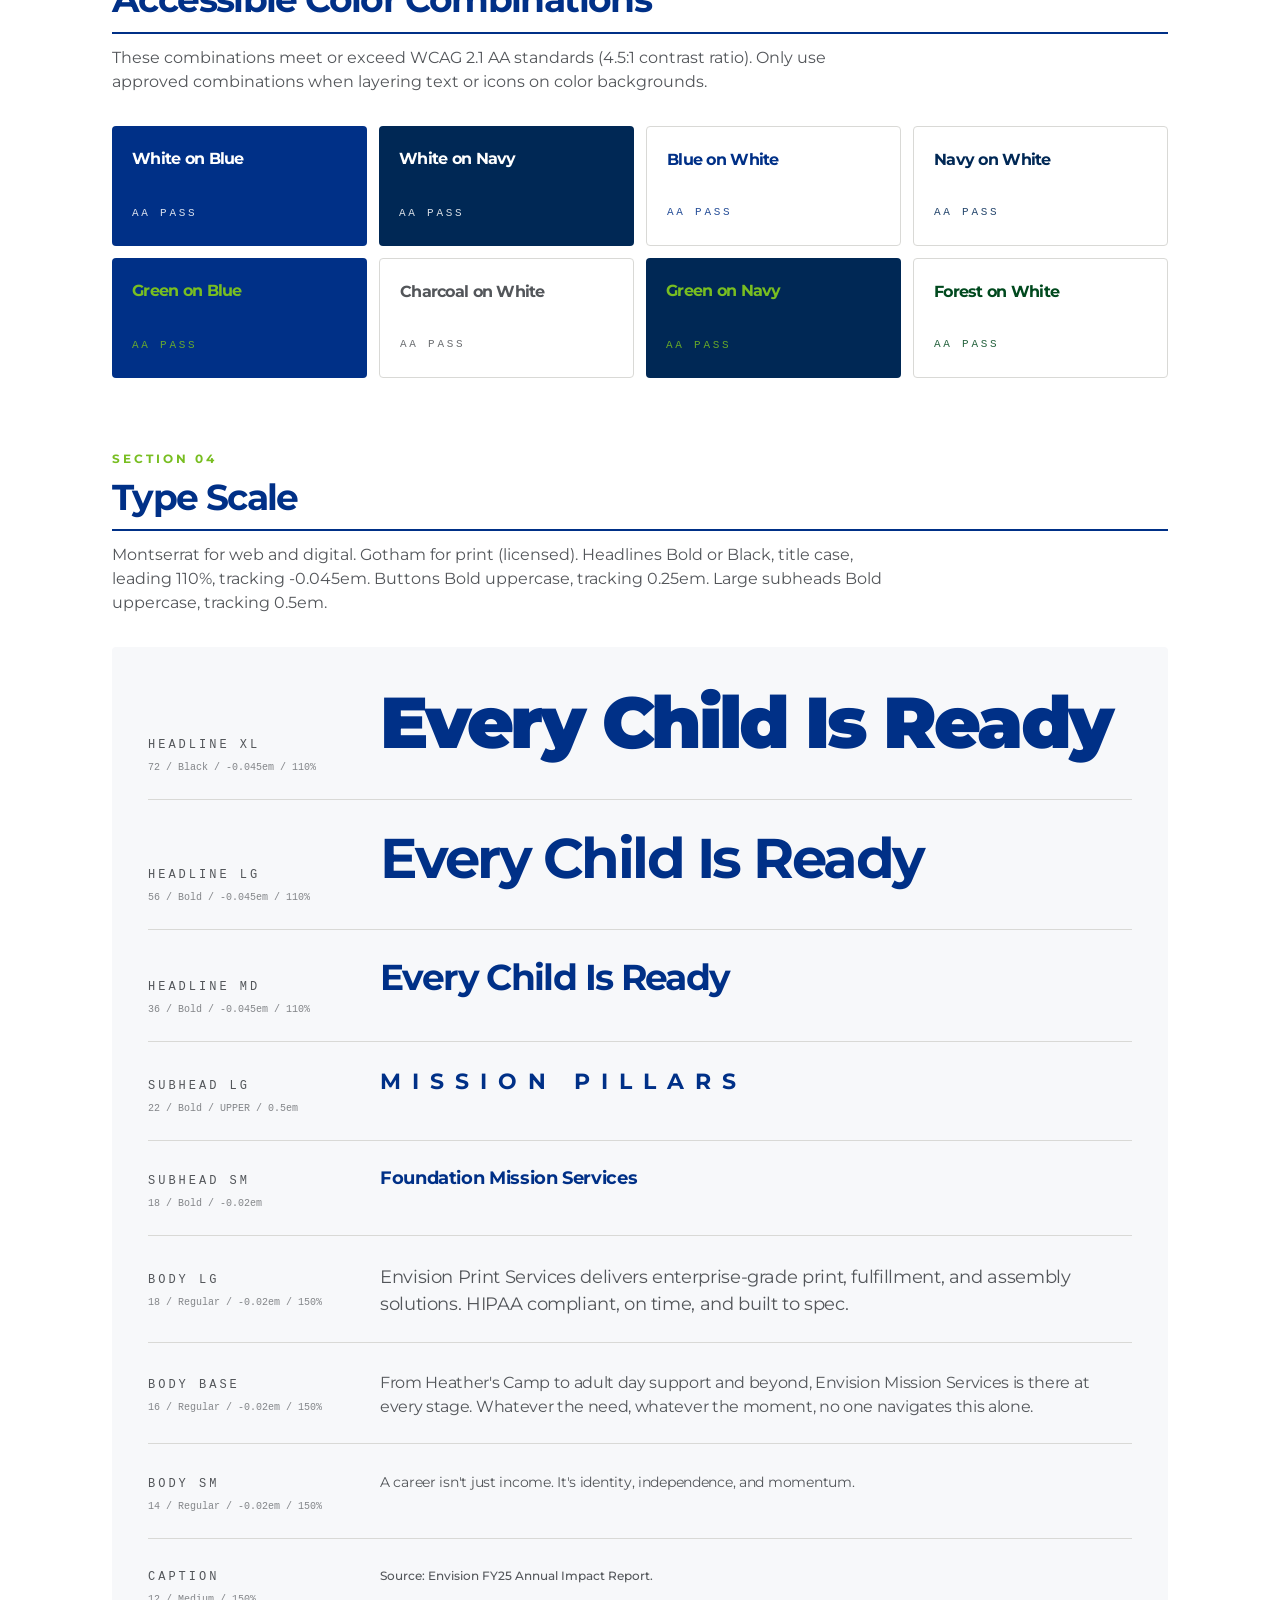
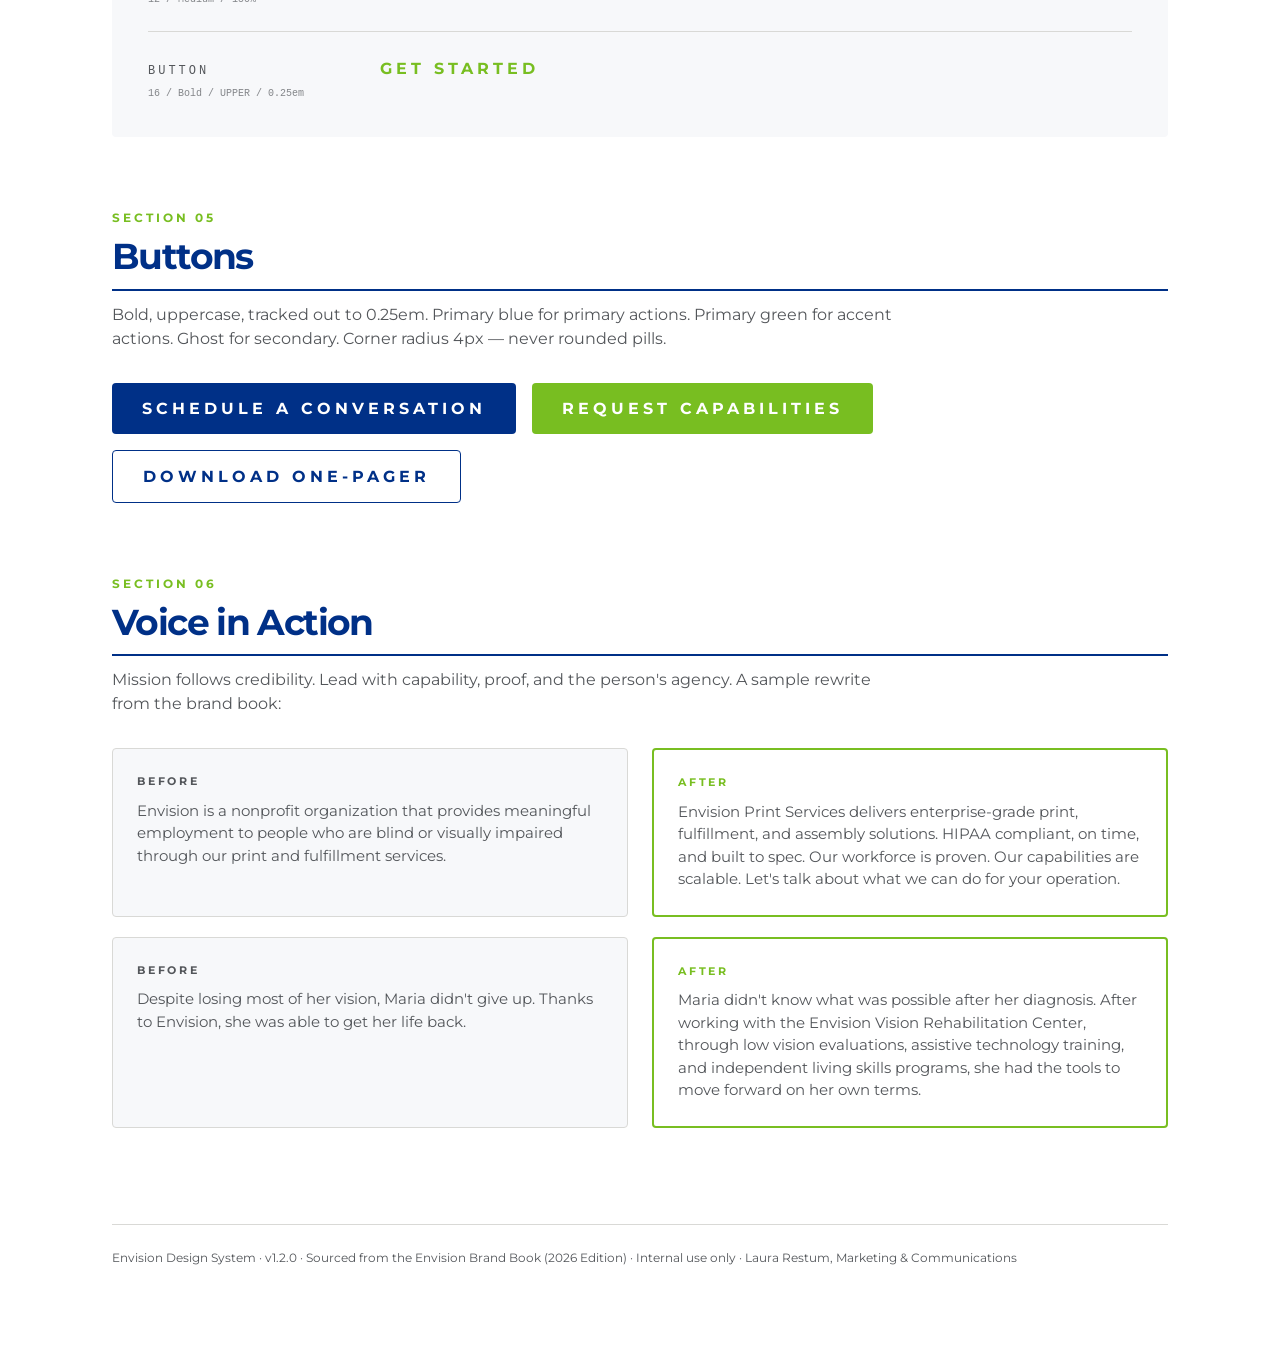
<file: examples/token-preview.html>
<!DOCTYPE html>
<html lang="en">
<head>
<meta charset="UTF-8">
<title>Envision Design System — Token Preview</title>
<link rel="preconnect" href="https://fonts.googleapis.com">
<link rel="preconnect" href="https://fonts.gstatic.com" crossorigin>
<link href="https://fonts.googleapis.com/css2?family=Montserrat:wght@400;500;600;700;900&display=swap" rel="stylesheet">
<link rel="stylesheet" href="../tokens/envision-tokens.css">
<style>
  * { box-sizing: border-box; margin: 0; padding: 0; }
  body {
    font-family: var(--font-family-web);
    font-weight: var(--font-weight-regular);
    color: var(--color-text-on-light);
    background: var(--color-surface-page);
    padding: 48px 32px 96px;
    max-width: 1120px;
    margin: 0 auto;
    line-height: var(--line-height-body);
  }
  .masthead {
    background: var(--color-primary-blue);
    color: var(--color-text-on-dark);
    padding: 56px 48px;
    margin: -48px -32px 48px;
  }
  .masthead .eyebrow {
    font-size: var(--font-size-caption);
    font-weight: var(--font-weight-bold);
    letter-spacing: var(--letter-spacing-button);
    text-transform: uppercase;
    color: var(--color-primary-green);
    margin-bottom: 20px;
  }
  .masthead h1 {
    font-size: var(--font-size-display-md);
    font-weight: var(--font-weight-black);
    line-height: var(--line-height-headline);
    letter-spacing: var(--letter-spacing-headline);
  }
  .masthead p {
    font-size: var(--font-size-body-lg);
    color: var(--color-text-secondary-on-dark);
    margin-top: 20px;
    max-width: 640px;
    line-height: var(--line-height-body);
  }

  section { margin-bottom: 72px; }
  section > h2 {
    font-size: var(--font-size-heading-xl);
    font-weight: var(--font-weight-bold);
    color: var(--color-primary-blue);
    padding-bottom: 12px;
    margin-bottom: 12px;
    border-bottom: 2px solid var(--color-primary-blue);
    line-height: var(--line-height-headline);
    letter-spacing: var(--letter-spacing-headline);
  }
  section > p.intro {
    font-size: var(--font-size-body-base);
    color: var(--color-charcoal);
    max-width: 780px;
    margin-bottom: 32px;
    line-height: var(--line-height-body);
  }
  .section-eyebrow {
    font-size: var(--font-size-caption);
    font-weight: var(--font-weight-bold);
    letter-spacing: var(--letter-spacing-button);
    text-transform: uppercase;
    color: var(--color-primary-green);
    margin-bottom: 10px;
  }

  /* Color swatches */
  .swatch-grid {
    display: grid;
    grid-template-columns: repeat(auto-fill, minmax(220px, 1fr));
    gap: 16px;
  }
  .swatch {
    border: 1px solid var(--color-border-subtle);
    border-radius: var(--radius-md);
    overflow: hidden;
  }
  .swatch .chip { height: 110px; }
  .swatch .meta {
    padding: 14px 16px;
    background: var(--color-white);
    font-size: var(--font-size-body-sm);
  }
  .swatch .meta strong {
    display: block;
    font-weight: var(--font-weight-bold);
    color: var(--color-primary-blue);
    margin-bottom: 6px;
    font-size: 15px;
  }
  .swatch .meta .hex {
    font-family: var(--font-family-mono);
    font-size: var(--font-size-caption);
    color: var(--color-charcoal);
    display: block;
    margin-bottom: 3px;
  }
  .swatch .meta .pms {
    font-family: var(--font-family-mono);
    font-size: 11px;
    color: var(--color-charcoal);
    opacity: 0.7;
  }

  /* Accessibility pairs */
  .a11y-grid {
    display: grid;
    grid-template-columns: repeat(auto-fill, minmax(220px, 1fr));
    gap: 12px;
  }
  .a11y-card {
    padding: 24px 20px;
    border-radius: var(--radius-md);
    display: flex;
    flex-direction: column;
    gap: 10px;
    min-height: 120px;
    justify-content: space-between;
  }
  .a11y-card .pair-text {
    font-size: 16px;
    font-weight: var(--font-weight-bold);
    line-height: var(--line-height-headline);
    letter-spacing: var(--letter-spacing-headline);
  }
  .a11y-card .pair-meta {
    font-size: 11px;
    font-family: var(--font-family-mono);
    letter-spacing: var(--letter-spacing-button);
    text-transform: uppercase;
    opacity: 0.85;
  }

  /* Type specimen */
  .type-specimen {
    display: grid;
    gap: 28px;
    padding: 36px;
    background: var(--color-surface-elevated);
    border-radius: var(--radius-md);
  }
  .type-row {
    display: grid;
    grid-template-columns: 200px 1fr;
    align-items: baseline;
    gap: 32px;
    padding-bottom: 24px;
    border-bottom: 1px solid var(--color-border-subtle);
  }
  .type-row:last-child { border-bottom: none; padding-bottom: 0; }
  .type-row .label {
    font-family: var(--font-family-mono);
    font-size: var(--font-size-caption);
    color: var(--color-charcoal);
    text-transform: uppercase;
    letter-spacing: var(--letter-spacing-button);
    line-height: var(--line-height-body);
  }
  .type-row .label em {
    display: block;
    font-style: normal;
    margin-top: 6px;
    font-size: 10px;
    color: var(--color-charcoal);
    opacity: 0.7;
    text-transform: none;
    letter-spacing: 0;
  }
  .type-row .sample { color: var(--color-primary-blue); }
  .type-row .sample.body { color: var(--color-charcoal); }

  /* Buttons */
  .button-row {
    display: flex;
    gap: 16px;
    flex-wrap: wrap;
    align-items: center;
  }
  .env-btn {
    font-family: var(--font-family-web);
    font-size: var(--font-size-body-base);
    font-weight: var(--font-weight-bold);
    text-transform: uppercase;
    letter-spacing: var(--letter-spacing-button);
    padding: 16px 30px;
    border-radius: var(--radius-md);
    border: none;
    cursor: pointer;
    transition: background 0.15s ease;
  }
  .env-btn.primary { background: var(--color-action-primary); color: var(--color-white); }
  .env-btn.primary:hover { background: var(--color-action-primary-hover); }
  .env-btn.accent { background: var(--color-action-accent); color: var(--color-white); }
  .env-btn.accent:hover { background: var(--color-action-accent-hover); }
  .env-btn.ghost {
    background: transparent;
    color: var(--color-primary-blue);
    border: 1.5px solid var(--color-primary-blue);
  }
  .env-btn.ghost:hover { background: var(--color-primary-blue); color: var(--color-white); }

  /* Voice compare */
  .voice-pair {
    display: grid;
    grid-template-columns: 1fr 1fr;
    gap: 24px;
    margin-bottom: 20px;
  }
  .voice-card {
    padding: 24px;
    border-radius: var(--radius-md);
    border: 1px solid var(--color-border-subtle);
  }
  .voice-card.before { background: var(--color-surface-elevated); }
  .voice-card.after { background: var(--color-white); border-color: var(--color-primary-green); border-width: 2px; }
  .voice-card .tag {
    font-size: 11px;
    font-weight: var(--font-weight-bold);
    text-transform: uppercase;
    letter-spacing: var(--letter-spacing-button);
    margin-bottom: 10px;
  }
  .voice-card.before .tag { color: var(--color-charcoal); }
  .voice-card.after .tag { color: var(--color-primary-green); }
  .voice-card p {
    font-size: 15px;
    color: var(--color-charcoal);
    line-height: var(--line-height-body);
  }

  footer {
    margin-top: 96px;
    padding-top: 24px;
    border-top: 1px solid var(--color-border-subtle);
    font-size: var(--font-size-caption);
    color: var(--color-charcoal);
  }

  @media (max-width: 720px) {
    .type-row { grid-template-columns: 1fr; gap: 8px; }
    .voice-pair { grid-template-columns: 1fr; }
  }
</style>
</head>
<body>

<div class="masthead">
  <div class="eyebrow">Envision Design System · 2026 Edition</div>
  <h1>Token Preview</h1>
  <p>Our colors are bold, vibrant, and full of life — just like the people we serve. Every value on this page is rendered directly from the canonical token files, following Envision Brand Book specifications.</p>
</div>

<section>
  <div class="section-eyebrow">Section 01</div>
  <h2>Primary Colors</h2>
  <p class="intro">Primary blue is the lead color for Envision across corporate, commercial, B2B, and federal work. Primary green is a controlled accent for CTAs, highlights, and single-emphasis moments.</p>
  <div class="swatch-grid">
    <div class="swatch"><div class="chip" style="background:#003087"></div><div class="meta"><strong>Blue</strong><span class="hex">#003087</span><span class="pms">PMS 287C · CMYK 100 / 81 / 0 / 23</span></div></div>
    <div class="swatch"><div class="chip" style="background:#78BE21"></div><div class="meta"><strong>Green</strong><span class="hex">#78BE21</span><span class="pms">PMS 368C · CMYK 54 / 0 / 100 / 0</span></div></div>
  </div>
</section>

<section>
  <div class="section-eyebrow">Section 02</div>
  <h2>Extended Palette</h2>
  <p class="intro">Supporting colors for depth, warmth, and differentiation across program areas, events, and storytelling. Use intentionally — extended colors enhance the system, they do not replace the primaries.</p>
  <div class="swatch-grid">
    <div class="swatch"><div class="chip" style="background:#002855"></div><div class="meta"><strong>Navy</strong><span class="hex">#002855</span><span class="pms">PMS 295C · CMYK 100 / 63 / 0 / 67</span></div></div>
    <div class="swatch"><div class="chip" style="background:#41B6E6"></div><div class="meta"><strong>Bright Blue</strong><span class="hex">#41B6E6</span><span class="pms">PMS 298C · CMYK 63 / 3 / 0 / 0</span></div></div>
    <div class="swatch"><div class="chip" style="background:#00491E"></div><div class="meta"><strong>Forest Green</strong><span class="hex">#00491E</span><span class="pms">PMS 3537C · CMYK 100 / 0 / 100 / 69</span></div></div>
    <div class="swatch"><div class="chip" style="background:#FFB81C"></div><div class="meta"><strong>Goldenrod</strong><span class="hex">#FFB81C</span><span class="pms">PMS 1235C · CMYK 0 / 25 / 94 / 0</span></div></div>
    <div class="swatch"><div class="chip" style="background:#EA733D"></div><div class="meta"><strong>Terracotta</strong><span class="hex">#EA733D</span><span class="pms">PMS 4012C · CMYK 0 / 64 / 80 / 0</span></div></div>
    <div class="swatch"><div class="chip" style="background:#8C4799"></div><div class="meta"><strong>Violet</strong><span class="hex">#8C4799</span><span class="pms">PMS 258C · CMYK 51 / 84 / 0 / 0</span></div></div>
    <div class="swatch"><div class="chip" style="background:#53565A"></div><div class="meta"><strong>Charcoal</strong><span class="hex">#53565A</span><span class="pms">PMS Cool Gray 11C · CMYK 63 / 52 / 44 / 33</span></div></div>
    <div class="swatch"><div class="chip" style="background:#D9D9D6"></div><div class="meta"><strong>Gray</strong><span class="hex">#D9D9D6</span><span class="pms">PMS Cool Gray 1C · CMYK 10 / 7 / 5 / 0</span></div></div>
  </div>
</section>

<section>
  <div class="section-eyebrow">Section 03</div>
  <h2>Accessible Color Combinations</h2>
  <p class="intro">These combinations meet or exceed WCAG 2.1 AA standards (4.5:1 contrast ratio). Only use approved combinations when layering text or icons on color backgrounds.</p>
  <div class="a11y-grid">
    <div class="a11y-card" style="background:#003087; color:#FFFFFF"><div class="pair-text">White on Blue</div><div class="pair-meta">AA Pass</div></div>
    <div class="a11y-card" style="background:#002855; color:#FFFFFF"><div class="pair-text">White on Navy</div><div class="pair-meta">AA Pass</div></div>
    <div class="a11y-card" style="background:#FFFFFF; color:#003087; border:1px solid #D9D9D6"><div class="pair-text">Blue on White</div><div class="pair-meta">AA Pass</div></div>
    <div class="a11y-card" style="background:#FFFFFF; color:#002855; border:1px solid #D9D9D6"><div class="pair-text">Navy on White</div><div class="pair-meta">AA Pass</div></div>
    <div class="a11y-card" style="background:#003087; color:#78BE21"><div class="pair-text">Green on Blue</div><div class="pair-meta">AA Pass</div></div>
    <div class="a11y-card" style="background:#FFFFFF; color:#53565A; border:1px solid #D9D9D6"><div class="pair-text">Charcoal on White</div><div class="pair-meta">AA Pass</div></div>
    <div class="a11y-card" style="background:#002855; color:#78BE21"><div class="pair-text">Green on Navy</div><div class="pair-meta">AA Pass</div></div>
    <div class="a11y-card" style="background:#FFFFFF; color:#00491E; border:1px solid #D9D9D6"><div class="pair-text">Forest on White</div><div class="pair-meta">AA Pass</div></div>
  </div>
</section>

<section>
  <div class="section-eyebrow">Section 04</div>
  <h2>Type Scale</h2>
  <p class="intro">Montserrat for web and digital. Gotham for print (licensed). Headlines Bold or Black, title case, leading 110%, tracking -0.045em. Buttons Bold uppercase, tracking 0.25em. Large subheads Bold uppercase, tracking 0.5em.</p>
  <div class="type-specimen">
    <div class="type-row"><div class="label">Headline XL<em>72 / Black / -0.045em / 110%</em></div><div class="sample" style="font-size:72px; font-weight:900; line-height:1.1; letter-spacing:-0.045em;">Every Child Is Ready</div></div>
    <div class="type-row"><div class="label">Headline LG<em>56 / Bold / -0.045em / 110%</em></div><div class="sample" style="font-size:56px; font-weight:700; line-height:1.1; letter-spacing:-0.045em;">Every Child Is Ready</div></div>
    <div class="type-row"><div class="label">Headline MD<em>36 / Bold / -0.045em / 110%</em></div><div class="sample" style="font-size:36px; font-weight:700; line-height:1.1; letter-spacing:-0.045em;">Every Child Is Ready</div></div>
    <div class="type-row"><div class="label">Subhead LG<em>22 / Bold / UPPER / 0.5em</em></div><div class="sample" style="font-size:22px; font-weight:700; line-height:1.1; letter-spacing:0.5em; text-transform:uppercase;">MISSION PILLARS</div></div>
    <div class="type-row"><div class="label">Subhead SM<em>18 / Bold / -0.02em</em></div><div class="sample" style="font-size:18px; font-weight:700; line-height:1.1; letter-spacing:-0.02em;">Foundation Mission Services</div></div>
    <div class="type-row"><div class="label">Body LG<em>18 / Regular / -0.02em / 150%</em></div><div class="sample body" style="font-size:18px; font-weight:400; line-height:1.5; letter-spacing:-0.02em;">Envision Print Services delivers enterprise-grade print, fulfillment, and assembly solutions. HIPAA compliant, on time, and built to spec.</div></div>
    <div class="type-row"><div class="label">Body Base<em>16 / Regular / -0.02em / 150%</em></div><div class="sample body" style="font-size:16px; font-weight:400; line-height:1.5; letter-spacing:-0.02em;">From Heather's Camp to adult day support and beyond, Envision Mission Services is there at every stage. Whatever the need, whatever the moment, no one navigates this alone.</div></div>
    <div class="type-row"><div class="label">Body SM<em>14 / Regular / -0.02em / 150%</em></div><div class="sample body" style="font-size:14px; font-weight:400; line-height:1.5; letter-spacing:-0.02em;">A career isn't just income. It's identity, independence, and momentum.</div></div>
    <div class="type-row"><div class="label">Caption<em>12 / Medium / 150%</em></div><div class="sample body" style="font-size:12px; font-weight:500; line-height:1.5;">Source: Envision FY25 Annual Impact Report.</div></div>
    <div class="type-row"><div class="label">Button<em>16 / Bold / UPPER / 0.25em</em></div><div class="sample" style="font-size:16px; font-weight:700; line-height:1.1; letter-spacing:0.25em; text-transform:uppercase; color:#78BE21;">GET STARTED</div></div>
  </div>
</section>

<section>
  <div class="section-eyebrow">Section 05</div>
  <h2>Buttons</h2>
  <p class="intro">Bold, uppercase, tracked out to 0.25em. Primary blue for primary actions. Primary green for accent actions. Ghost for secondary. Corner radius 4px — never rounded pills.</p>
  <div class="button-row">
    <button class="env-btn primary">Schedule a Conversation</button>
    <button class="env-btn accent">Request Capabilities</button>
    <button class="env-btn ghost">Download One-Pager</button>
  </div>
</section>

<section>
  <div class="section-eyebrow">Section 06</div>
  <h2>Voice in Action</h2>
  <p class="intro">Mission follows credibility. Lead with capability, proof, and the person's agency. A sample rewrite from the brand book:</p>
  <div class="voice-pair">
    <div class="voice-card before">
      <div class="tag">Before</div>
      <p>Envision is a nonprofit organization that provides meaningful employment to people who are blind or visually impaired through our print and fulfillment services.</p>
    </div>
    <div class="voice-card after">
      <div class="tag">After</div>
      <p>Envision Print Services delivers enterprise-grade print, fulfillment, and assembly solutions. HIPAA compliant, on time, and built to spec. Our workforce is proven. Our capabilities are scalable. Let's talk about what we can do for your operation.</p>
    </div>
  </div>
  <div class="voice-pair">
    <div class="voice-card before">
      <div class="tag">Before</div>
      <p>Despite losing most of her vision, Maria didn't give up. Thanks to Envision, she was able to get her life back.</p>
    </div>
    <div class="voice-card after">
      <div class="tag">After</div>
      <p>Maria didn't know what was possible after her diagnosis. After working with the Envision Vision Rehabilitation Center, through low vision evaluations, assistive technology training, and independent living skills programs, she had the tools to move forward on her own terms.</p>
    </div>
  </div>
</section>

<footer>
  Envision Design System · v1.2.0 · Sourced from the Envision Brand Book (2026 Edition) · Internal use only · Laura Restum, Marketing &amp; Communications
</footer>

</body>
</html>
</file>
<file: tokens/envision-tokens.css>
/* ============================================================
   Envision Design System — CSS Custom Properties
   Sourced from: Envision Brand Book (2026 Edition)
   Generated from: tokens/colors.json, tokens/typography.json
   Version: 1.2.0
   Updated: 2026-04-18

   Usage:
     <link rel="stylesheet" href="tokens/envision-tokens.css">

   For WEB/HTML: use --font-family-web (Montserrat)
   For PRINT/PDF: use --font-family-print (Gotham — requires license)

   Do not edit this file directly. Edit the source JSON and regenerate.
   ============================================================ */

:root {
  /* ---- Primary colors ---- */
  --color-primary-blue: #003087;      /* PMS 287C */
  --color-primary-green: #78BE21;     /* PMS 368C */

  /* ---- Extended palette ---- */
  --color-navy: #002855;              /* PMS 295C */
  --color-bright-blue: #41B6E6;       /* PMS 298C */
  --color-forest-green: #00491E;      /* PMS 3537C */
  --color-goldenrod: #FFB81C;         /* PMS 1235C */
  --color-terracotta: #EA733D;        /* PMS 4012C */
  --color-violet: #8C4799;            /* PMS 258C */
  --color-charcoal: #53565A;          /* PMS Cool Gray 11C */
  --color-gray: #D9D9D6;              /* PMS Cool Gray 1C */

  /* ---- Neutrals ---- */
  --color-white: #FFFFFF;
  --color-offwhite: #F7F8FA;
  --color-black: #000000;

  /* ---- Semantic: text ---- */
  --color-text-on-light: var(--color-charcoal);
  --color-text-on-dark: var(--color-white);
  --color-text-headline-on-light: var(--color-primary-blue);
  --color-text-secondary-on-light: var(--color-charcoal);
  --color-text-secondary-on-dark: var(--color-gray);
  --color-link: var(--color-primary-blue);
  --color-link-hover: var(--color-navy);

  /* ---- Semantic: surface ---- */
  --color-surface-page: var(--color-white);
  --color-surface-elevated: var(--color-offwhite);
  --color-surface-inverse: var(--color-primary-blue);
  --color-surface-inverse-deep: var(--color-navy);

  /* ---- Semantic: border ---- */
  --color-border-subtle: var(--color-gray);
  --color-border-default: #B8BEC7;
  --color-border-strong: var(--color-primary-blue);

  /* ---- Semantic: action ---- */
  --color-action-primary: var(--color-primary-blue);
  --color-action-primary-hover: var(--color-navy);
  --color-action-accent: var(--color-primary-green);
  --color-action-accent-hover: #5E9A18;

  /* ---- Data visualization sequence ---- */
  --color-viz-01: #003087;
  --color-viz-02: #78BE21;
  --color-viz-03: #41B6E6;
  --color-viz-04: #FFB81C;
  --color-viz-05: #EA733D;
  --color-viz-06: #8C4799;
  --color-viz-07: #00491E;
  --color-viz-08: #53565A;

  /* ---- Typography: family ---- */
  /* Print/design: Gotham (licensed) */
  --font-family-print: 'Gotham', 'Montserrat', 'Helvetica Neue', Helvetica, Arial, sans-serif;
  /* Web/HTML: Montserrat (Google Fonts) */
  --font-family-web: 'Montserrat', 'Helvetica Neue', Helvetica, Arial, sans-serif;
  /* Primary alias: default to web since this is a CSS file */
  --font-family-primary: var(--font-family-web);
  --font-family-email-fallback: Arial, Helvetica, sans-serif;
  --font-family-mono: 'SF Mono', Menlo, Monaco, 'Courier New', monospace;

  /* ---- Typography: weight ---- */
  --font-weight-book: 400;      /* Gotham Book */
  --font-weight-regular: 400;   /* Montserrat Regular */
  --font-weight-medium: 500;
  --font-weight-semibold: 600;
  --font-weight-bold: 700;      /* Brand book default for headlines */
  --font-weight-black: 900;     /* High-impact display only */

  /* ---- Typography: size ---- */
  --font-size-display-xl: 72px;
  --font-size-display-lg: 56px;
  --font-size-display-md: 44px;
  --font-size-heading-xl: 36px;
  --font-size-heading-lg: 28px;
  --font-size-heading-md: 22px;
  --font-size-heading-sm: 18px;
  --font-size-body-lg: 18px;
  --font-size-body-base: 16px;
  --font-size-body-sm: 14px;
  --font-size-caption: 12px;
  --font-size-micro: 11px;

  /* ---- Typography: line-height (per brand book) ---- */
  --line-height-tight: 1.0;
  --line-height-headline: 1.1;    /* Brand book: 110% */
  --line-height-subhead: 1.1;     /* Brand book: 100-110% */
  --line-height-body: 1.5;        /* Brand book: 140-160% */
  --line-height-body-spacious: 1.6;

  /* ---- Typography: letter-spacing (per brand book) ---- */
  --letter-spacing-headline: -0.045em;      /* Brand book: -0.045em */
  --letter-spacing-subhead-large: 0.5em;    /* Brand book: 0.5em uppercase */
  --letter-spacing-subhead-small: -0.02em;  /* Brand book: -0.02em */
  --letter-spacing-body: -0.02em;           /* Brand book: 0 to -0.02em */
  --letter-spacing-body-neutral: 0;
  --letter-spacing-button: 0.25em;          /* Brand book: 0.25em uppercase */

  /* ---- Spacing (4px base) ---- */
  --space-0: 0;
  --space-1: 4px;
  --space-2: 8px;
  --space-3: 12px;
  --space-4: 16px;
  --space-5: 20px;
  --space-6: 24px;
  --space-8: 32px;
  --space-10: 40px;
  --space-12: 48px;
  --space-16: 64px;
  --space-20: 80px;
  --space-24: 96px;
  --space-32: 128px;

  /* ---- Layout: container widths ---- */
  --container-sm: 640px;   /* Email width, narrow content */
  --container-md: 960px;   /* Standard content */
  --container-lg: 1200px;  /* Default page container */
  --container-xl: 1440px;  /* Wide/dashboard layouts */

  /* ---- Layout: section rhythm ---- */
  --section-y-tight: var(--space-12);
  --section-y-default: var(--space-16);
  --section-y-spacious: var(--space-20);
  --section-y-hero: var(--space-24);

  /* ---- Geometry ---- */
  --radius-none: 0;
  --radius-sm: 2px;
  --radius-md: 4px;
  /* Radius above 4px is not permitted in Envision materials. */

  /* ---- Breakpoints (reference only; use in media queries) ---- */
  /* --breakpoint-sm: 640px; */
  /* --breakpoint-md: 768px; */
  /* --breakpoint-lg: 1024px; */
  /* --breakpoint-xl: 1280px; */
}

/* ============================================================
   Brand book text style utility classes.
   Use these directly or reference the custom properties above
   inside your own component styles.
   ============================================================ */

/* Headlines — title case, Bold or Black, leading 110%, tracking -0.045em */
.env-headline {
  font-family: var(--font-family-web);
  font-weight: var(--font-weight-bold);
  line-height: var(--line-height-headline);
  letter-spacing: var(--letter-spacing-headline);
}
.env-headline-xl { font-size: var(--font-size-display-xl); }
.env-headline-lg { font-size: var(--font-size-display-lg); }
.env-headline-md { font-size: var(--font-size-heading-xl); }
.env-headline-sm { font-size: var(--font-size-heading-lg); }

/* Large subhead — Bold uppercase, leading 100-110%, tracking 0.5em */
.env-subhead-large {
  font-family: var(--font-family-web);
  font-weight: var(--font-weight-bold);
  line-height: var(--line-height-subhead);
  letter-spacing: var(--letter-spacing-subhead-large);
  text-transform: uppercase;
  font-size: var(--font-size-heading-md);
}

/* Small subhead — Bold, leading 100-110%, tracking -0.02em */
.env-subhead-small {
  font-family: var(--font-family-web);
  font-weight: var(--font-weight-bold);
  line-height: var(--line-height-subhead);
  letter-spacing: var(--letter-spacing-subhead-small);
  font-size: var(--font-size-heading-sm);
}

/* Body copy — Regular, leading 140-160%, tracking 0 to -0.02em */
.env-body {
  font-family: var(--font-family-web);
  font-weight: var(--font-weight-regular);
  line-height: var(--line-height-body);
  letter-spacing: var(--letter-spacing-body);
  font-size: var(--font-size-body-base);
}

/* Buttons — Bold uppercase, leading 100-110%, tracking 0.25em */
.env-button-text {
  font-family: var(--font-family-web);
  font-weight: var(--font-weight-bold);
  line-height: var(--line-height-subhead);
  letter-spacing: var(--letter-spacing-button);
  text-transform: uppercase;
  font-size: var(--font-size-body-base);
}
</file>
